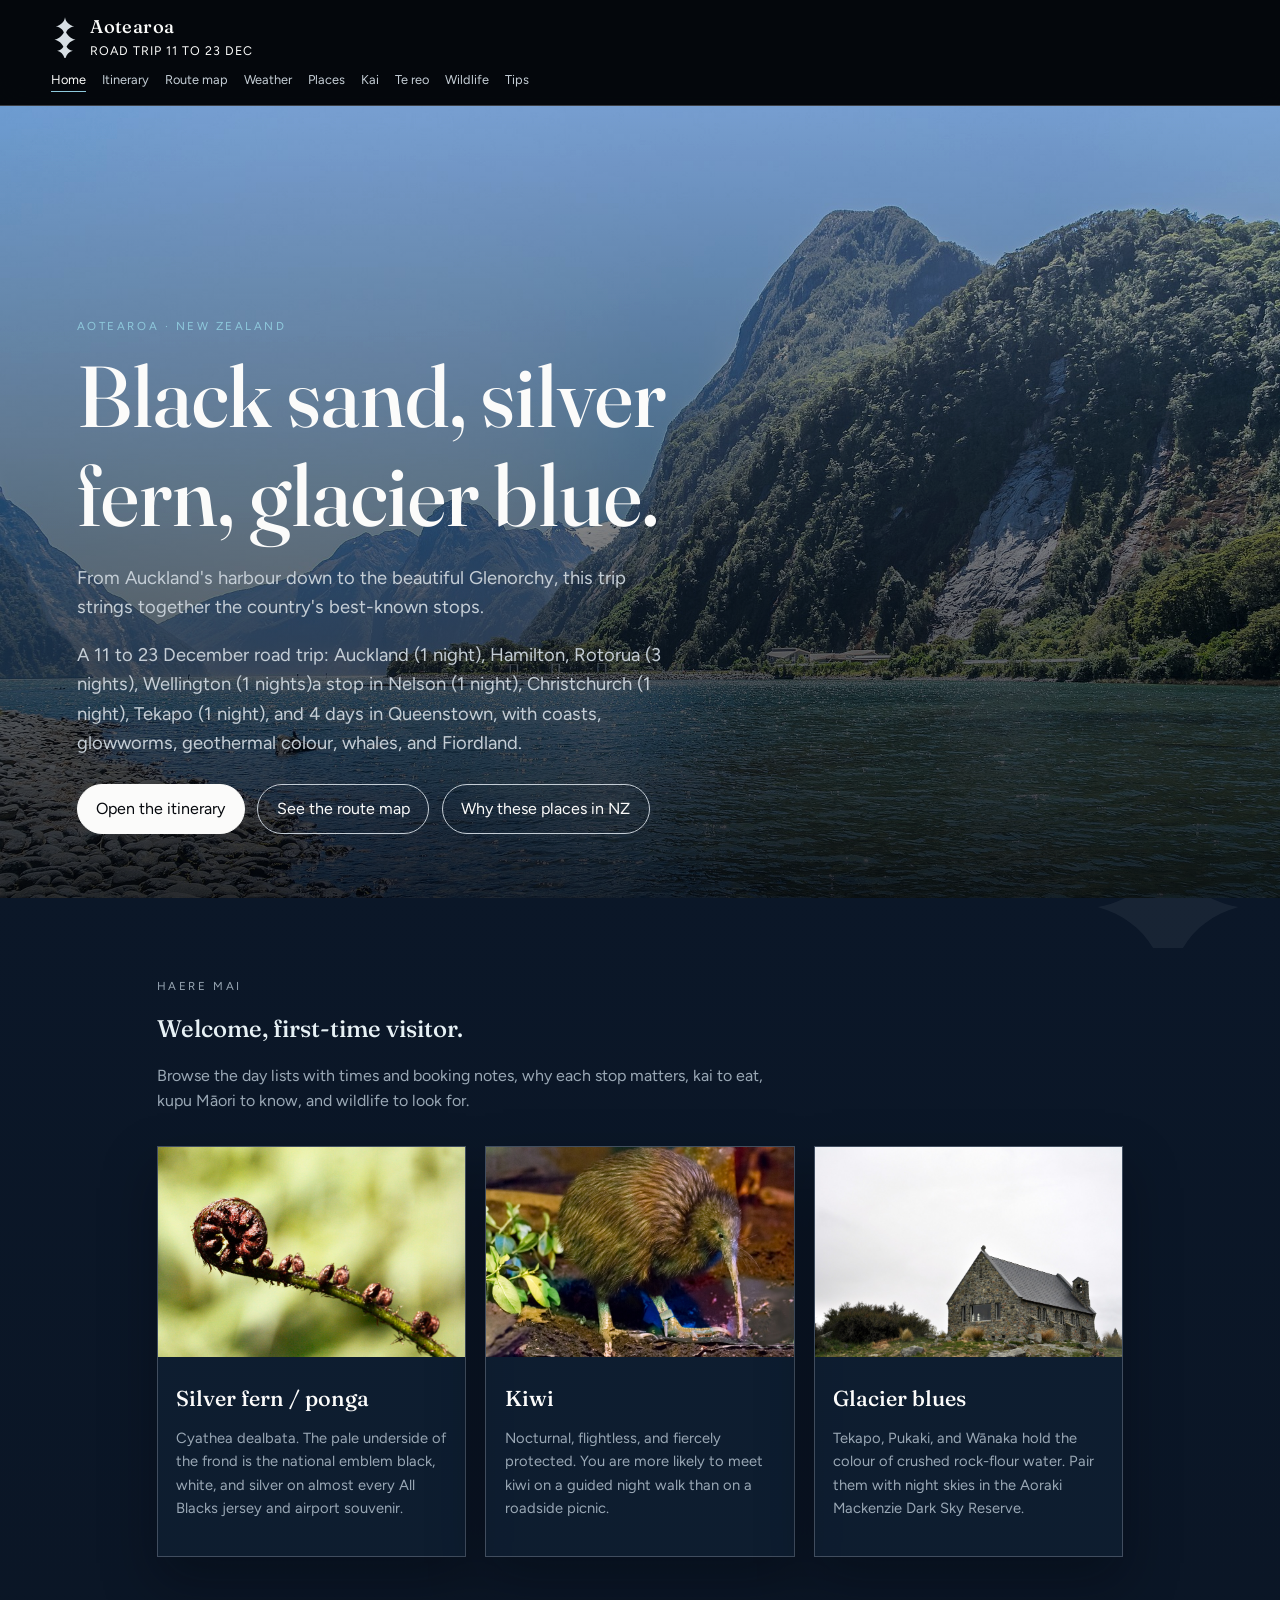
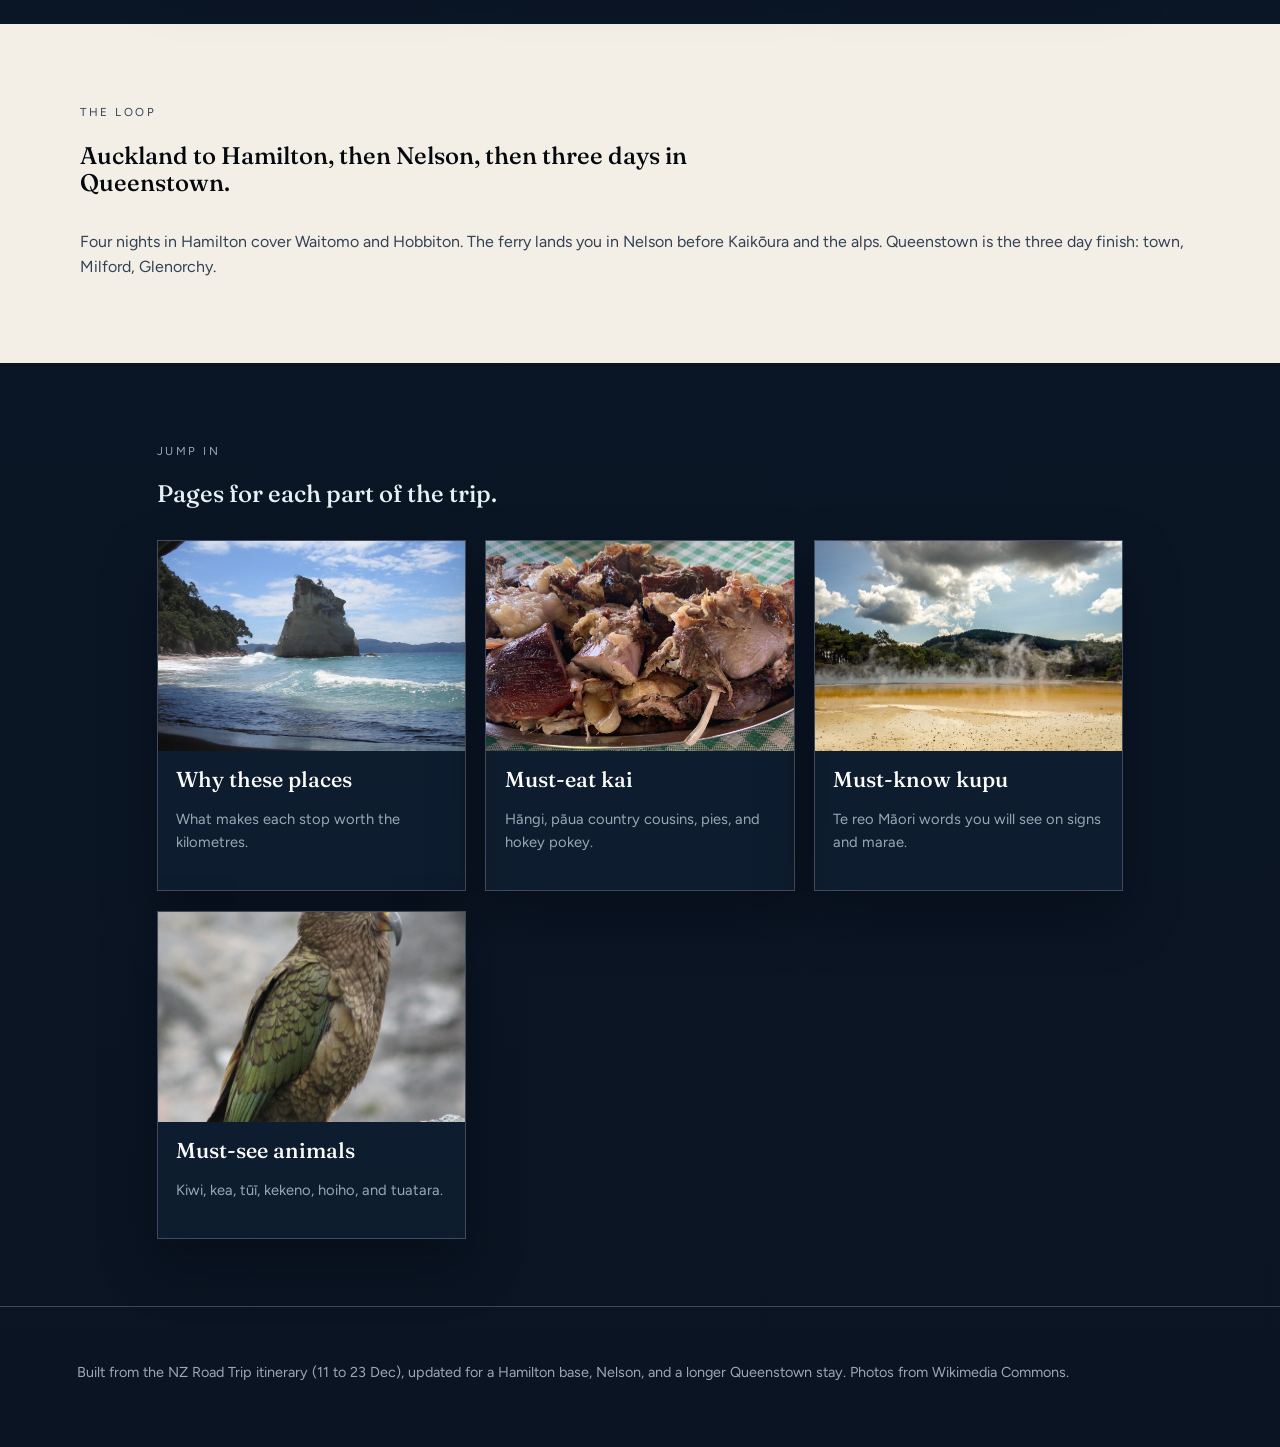
<file: index.html>
<!DOCTYPE html>
<html lang="en">
<head>
  <meta charset="UTF-8">
  <meta name="viewport" content="width=device-width, initial-scale=1">
  <title>Aotearoa road trip · 11–23 December 2026</title>
  <link rel="preconnect" href="https://fonts.googleapis.com">
  <link rel="preconnect" href="https://fonts.gstatic.com" crossorigin>
  <link href="https://fonts.googleapis.com/css2?family=Figtree:wght@400;500;600&family=Fraunces:opsz,wght@9..144,500;9..144,600&display=swap" rel="stylesheet">
  <link rel="stylesheet" href="css/style.css">
</head>
<body>
  <a class="skip" href="#content">Skip to content</a>
  <svg class="fern-mark" viewBox="0 0 80 120" aria-hidden="true"><path fill="#c5ced6" d="M40 4c2 16 14 24 28 28-16 2-26 12-28 32-2-20-12-30-28-32C26 28 38 20 40 4zm0 36c4 18 18 28 32 32-18 4-28 16-32 36-4-20-14-32-32-36 14-4 28-14 32-32zm0 40c2 16 12 24 24 26-14 4-22 14-24 30-2-16-10-26-24-30 12-2 22-10 24-26z"/></svg>
  <header class="site-header" data-header></header>

  <header class="hero">
    <div class="hero-bg" role="img" aria-label="Milford Sound / Piopiotahi"></div>
    <div class="hero-copy">
      <p class="kicker">Aotearoa · New Zealand</p>
      <h1>Black sand, silver fern, glacier blue.</h1>
           <p class="lede">From Auckland's harbour down to the beautiful Glenorchy, this trip strings together the country's best-known stops.</p>
           <p class="lede">A 11 to 23 December road trip: Auckland (1 night), Hamilton,      Rotorua (3 nights), Wellington (1 nights)a stop in Nelson (1 night), Christchurch (1 night), Tekapo (1 night), and 4 days in Queenstown, with coasts, glowworms, geothermal colour, whales, and Fiordland.</p>
      <div class="btn-row">
        <a class="btn solid" href="itinerary.html">Open the itinerary</a>
        <a class="btn" href="map.html">See the route map</a>
        <a class="btn" href="places.html">Why these places in NZ</a>
      </div>
    </div>
  </header>

  <main id="content">
    <section class="narrow">
      <div class="section-head">
        <p class="kicker">Haere mai</p>
        <h2>Welcome, first-time visitor.</h2>
        <p>Browse the day lists with times and booking notes, why each stop matters, kai to eat, kupu Māori to know, and wildlife to look for.</p>
      </div>
      <div class="grid">
        <article class="card">
          <img src="images/fern.jpg" alt="Underside of a silver fern frond">
          <div class="card-body">
            <p class="meta"></p>
            <h3>Silver fern / ponga</h3>
            <p class="muted">Cyathea dealbata. The pale underside of the frond is the national emblem  black, white, and silver on almost every All Blacks jersey and airport souvenir.</p>
          </div>
        </article>
        <article class="card">
          <img src="images/kiwi.jpg" alt="North Island brown kiwi">
          <div class="card-body">
            <p class="meta"></p>
            <h3>Kiwi</h3>
            <p class="muted">Nocturnal, flightless, and fiercely protected. You are more likely to meet kiwi on a guided night walk than on a roadside picnic.</p>
          </div>
        </article>
        <article class="card">
          <img src="images/tekapo.jpg" alt="Church of the Good Shepherd at Lake Tekapo">
          <div class="card-body">
            <p class="meta"></p>
            <h3>Glacier blues</h3>
            <p class="muted">Tekapo, Pukaki, and Wānaka hold the colour of crushed rock-flour water. Pair them with night skies in the Aoraki Mackenzie Dark Sky Reserve.</p>
          </div>
        </article>
      </div>
    </section>

    <section class="light">
      <div class="narrow">
        <div class="section-head">
          <p class="kicker">The loop</p>
          <h2>Auckland to Hamilton, then Nelson, then three days in Queenstown.</h2>
        </div>
        <p>Four nights in Hamilton cover Waitomo and Hobbiton. The ferry lands you in Nelson before Kaikōura and the alps. Queenstown is the three day finish: town, Milford, Glenorchy.</p>
      </div>
    </section>

    <section class="narrow">
      <div class="section-head">
        <p class="kicker">Jump in</p>
        <h2>Pages for each part of the trip.</h2>
      </div>
      <div class="grid">
        <a class="card" href="places.html">
          <img src="images/cathedral-cove.jpg" alt="Cathedral Cove, Coromandel">
          <div class="card-body"><h3>Why these places</h3><p class="muted">What makes each stop worth the kilometres.</p></div>
        </a>
        <a class="card" href="kai.html">
          <img src="images/lamb.jpg" alt="Roast lamb">
          <div class="card-body"><h3>Must-eat kai</h3><p class="muted">Hāngi, pāua country cousins, pies, and hokey pokey.</p></div>
        </a>
        <a class="card" href="kupu.html">
          <img src="images/waiotapu.jpg" alt="Champagne Pool at Wai-O-Tapu">
          <div class="card-body"><h3>Must-know kupu</h3><p class="muted">Te reo Māori words you will see on signs and marae.</p></div>
        </a>
        <a class="card" href="wildlife.html">
          <img src="images/kea.jpg" alt="Kea alpine parrot">
          <div class="card-body"><h3>Must-see animals</h3><p class="muted">Kiwi, kea, tūī, kekeno, hoiho, and tuatara.</p></div>
        </a>
      </div>
    </section>
  </main>

  <footer>
    <p>Built from the NZ Road Trip itinerary (11 to 23 Dec), updated for a Hamilton base, Nelson, and a longer Queenstown stay. Photos from Wikimedia Commons.</p>
  </footer>
  <script src="js/site.js"></script>
</body>
</html>
</file>
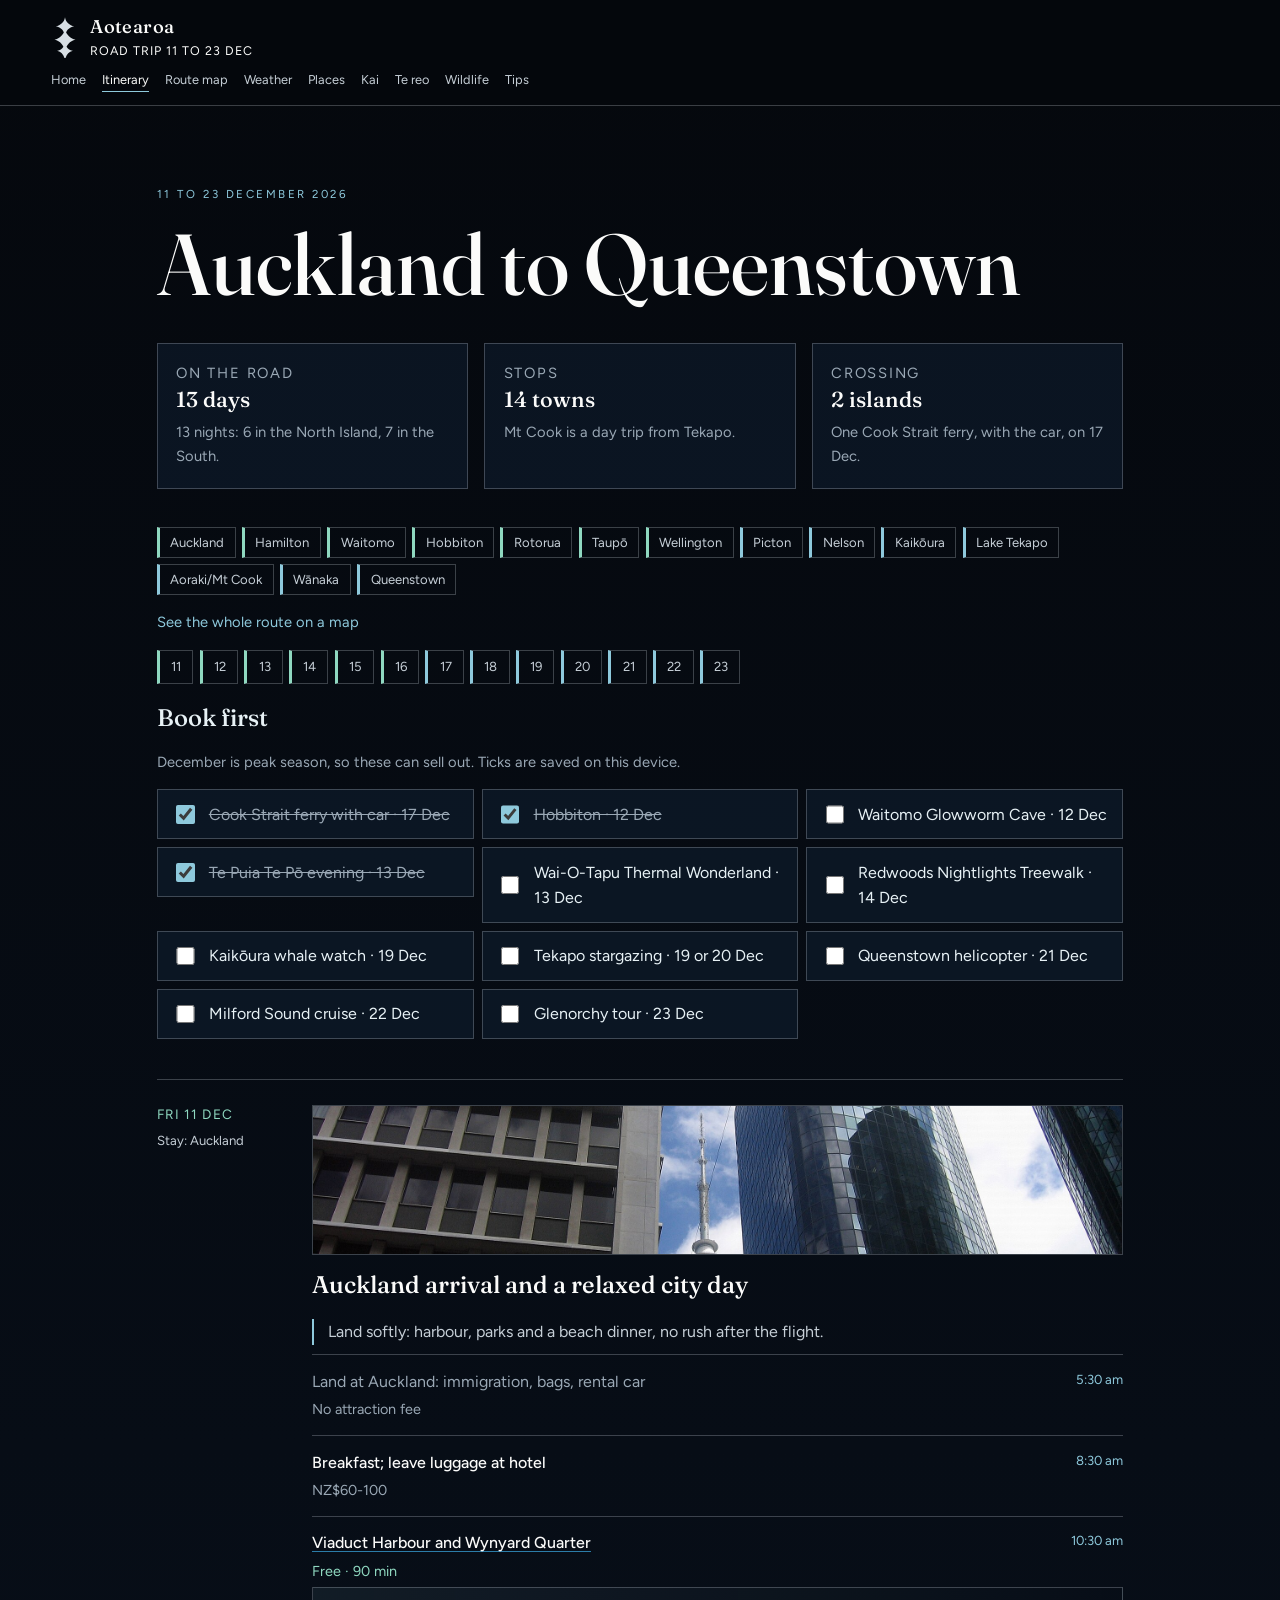
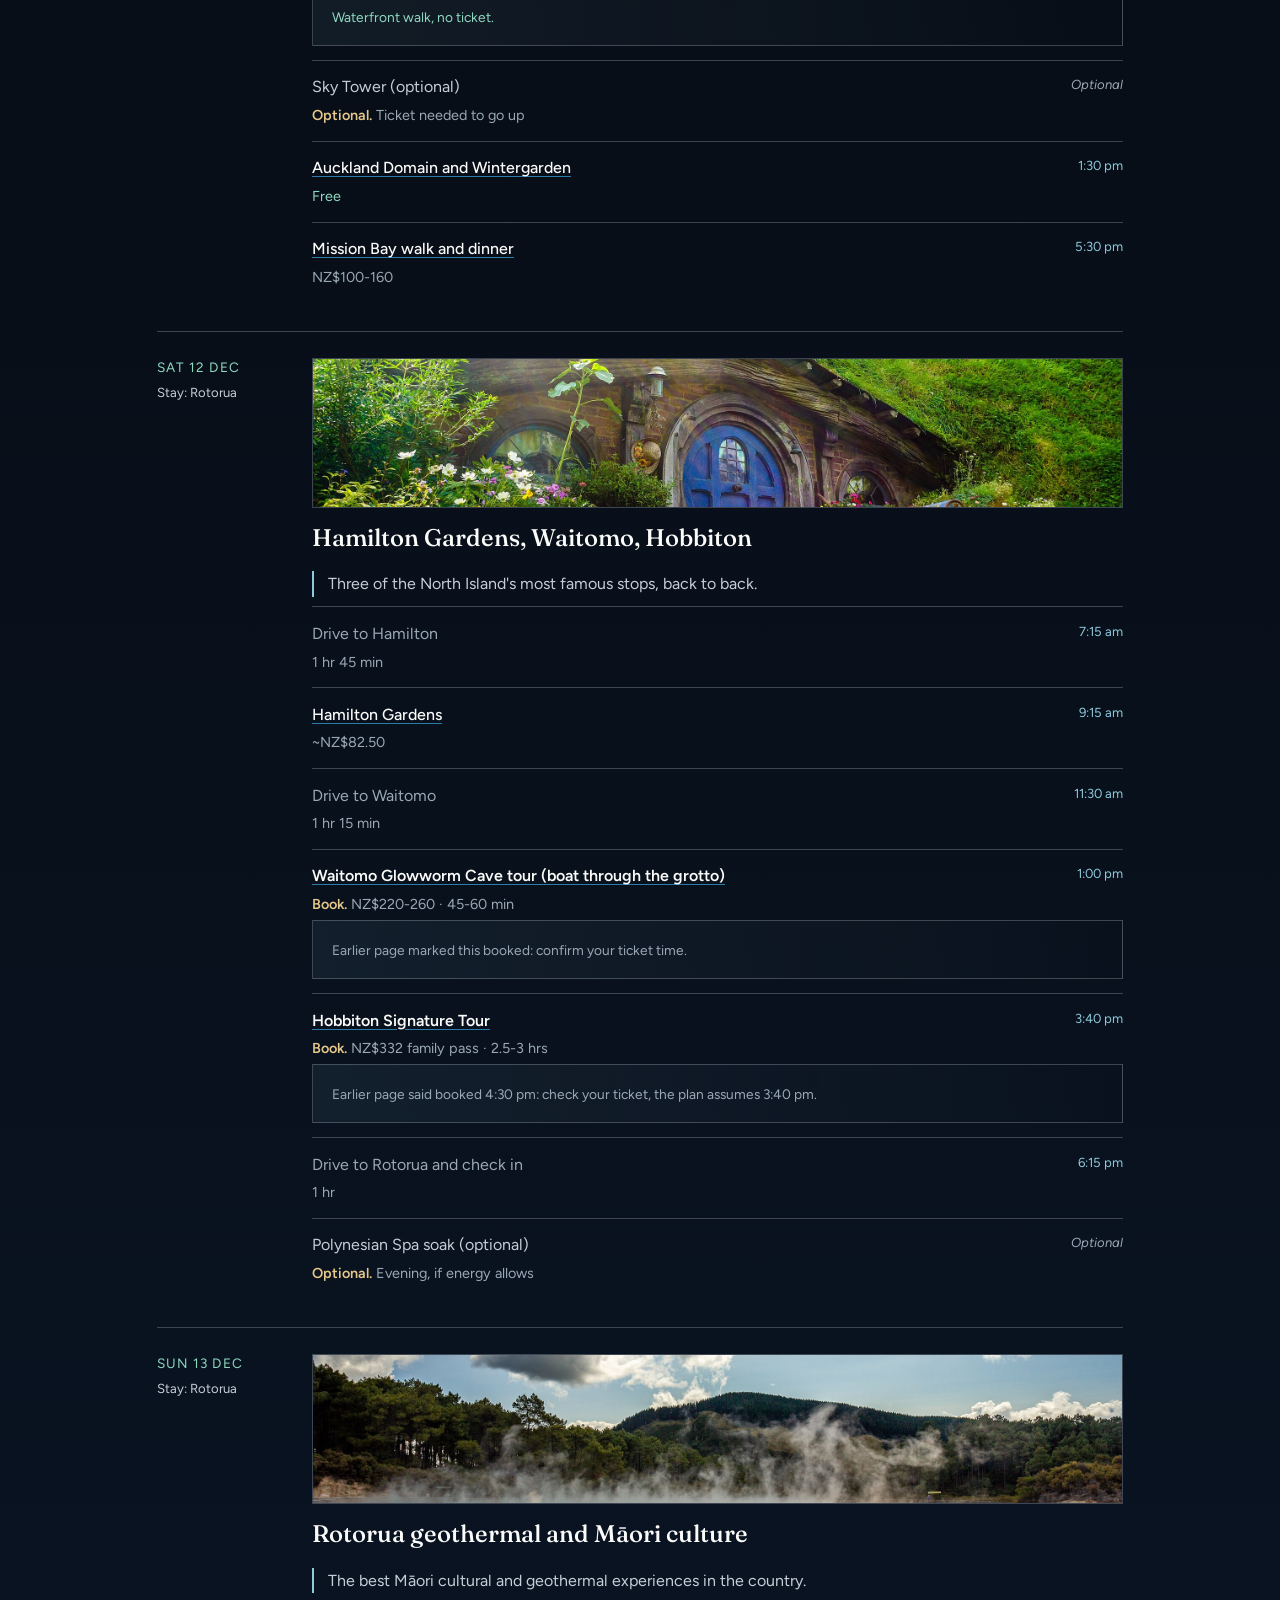
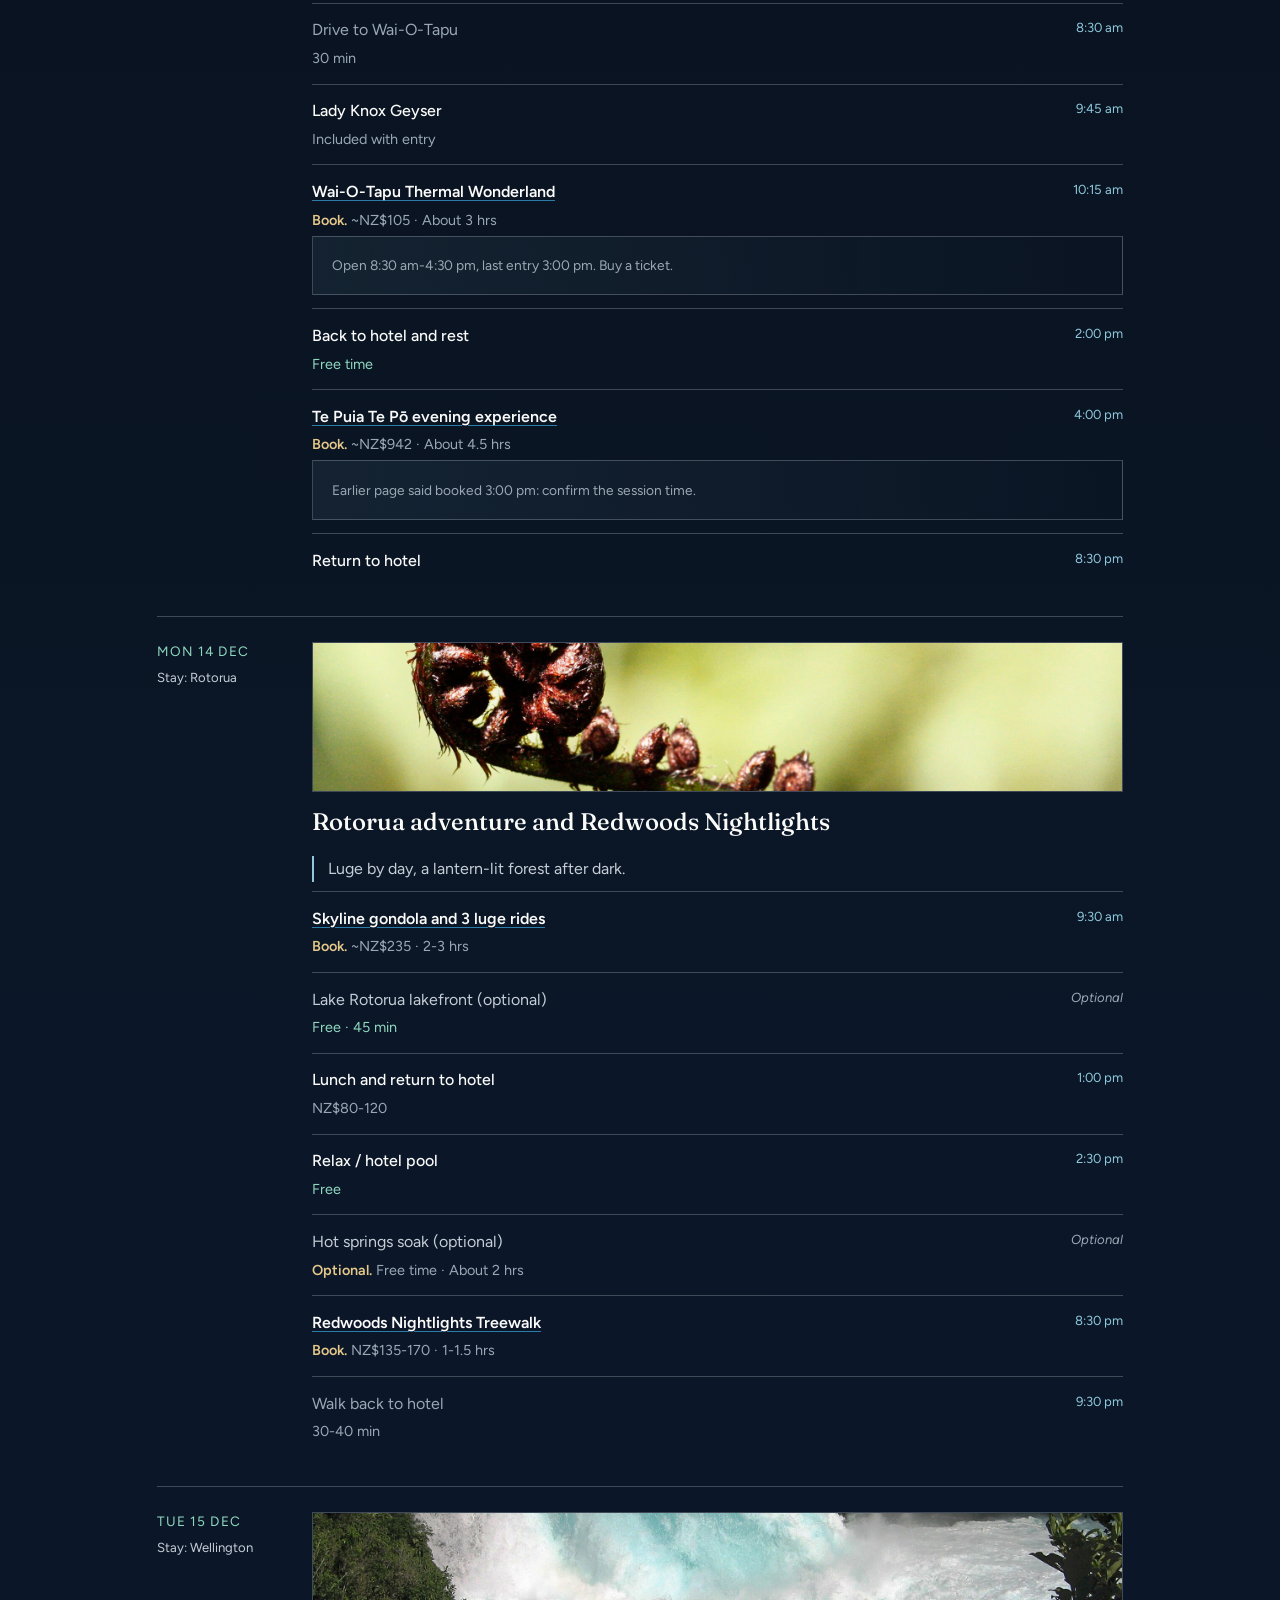
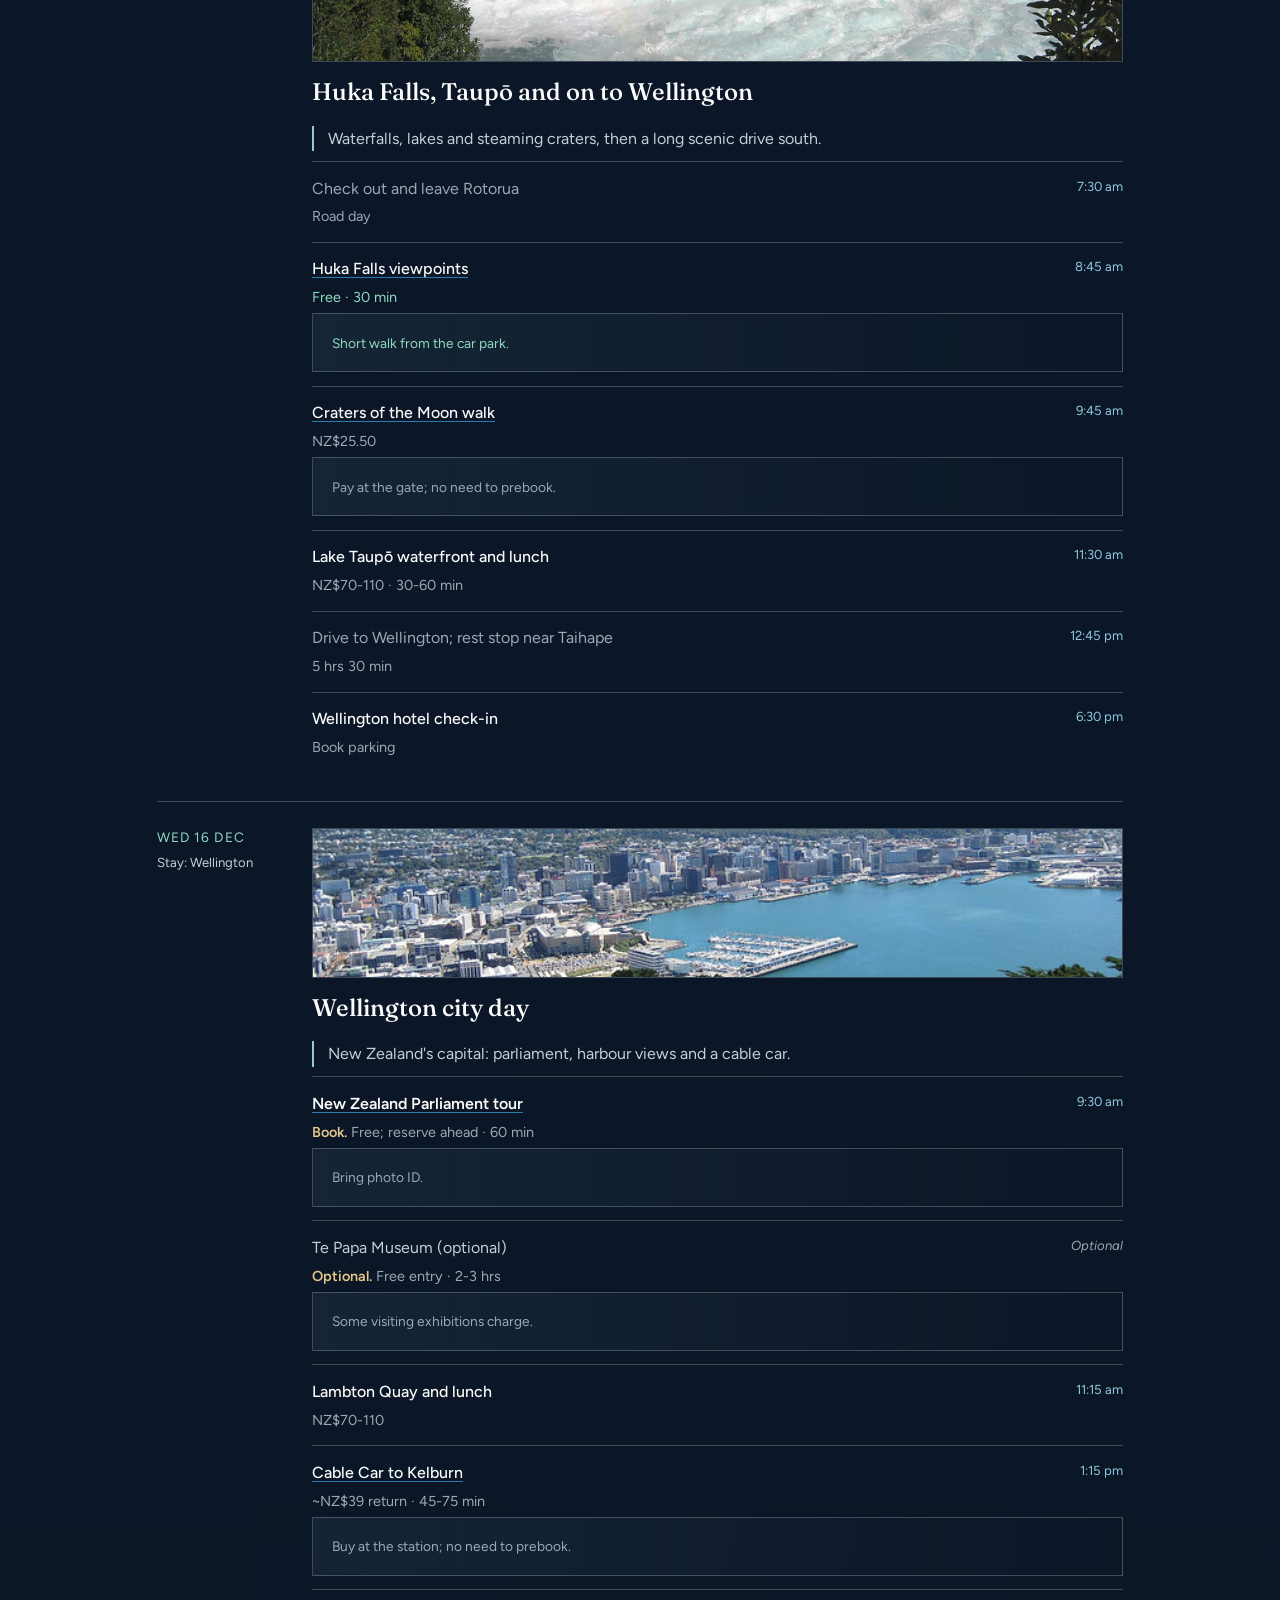
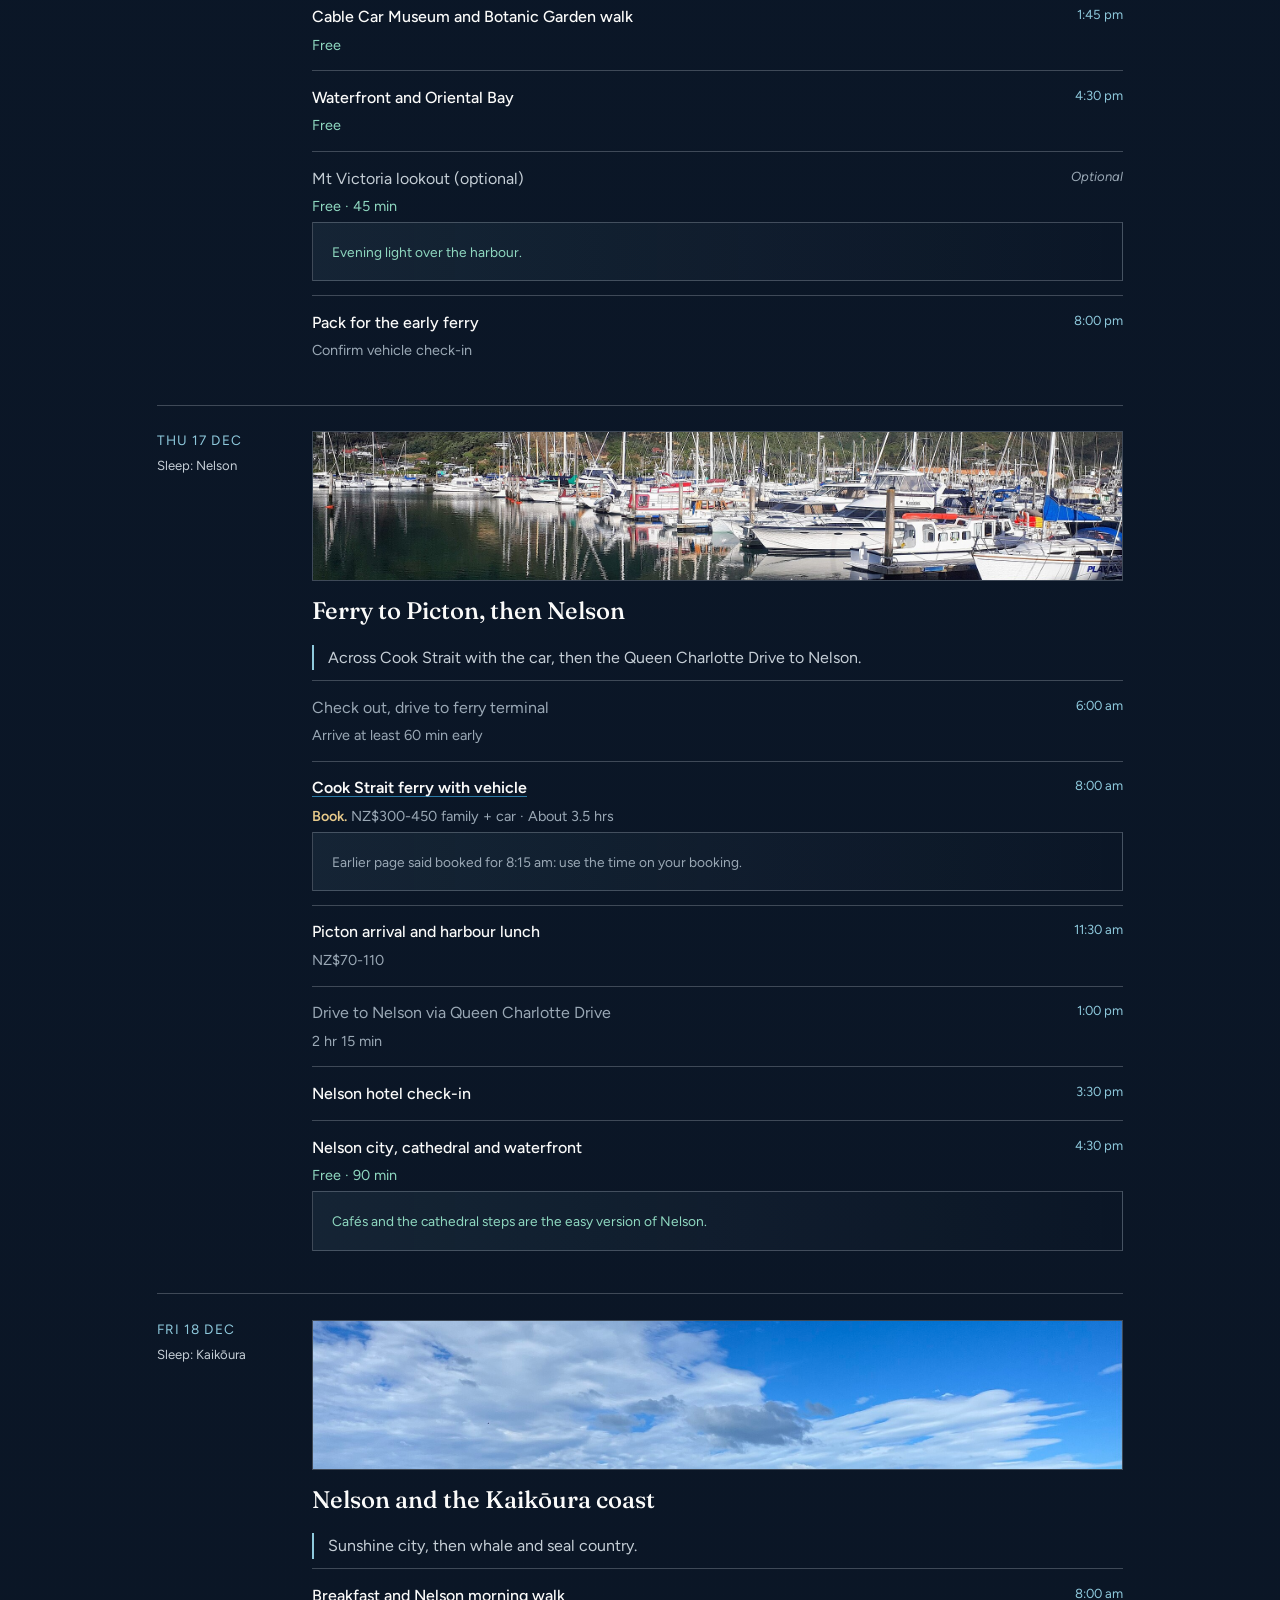
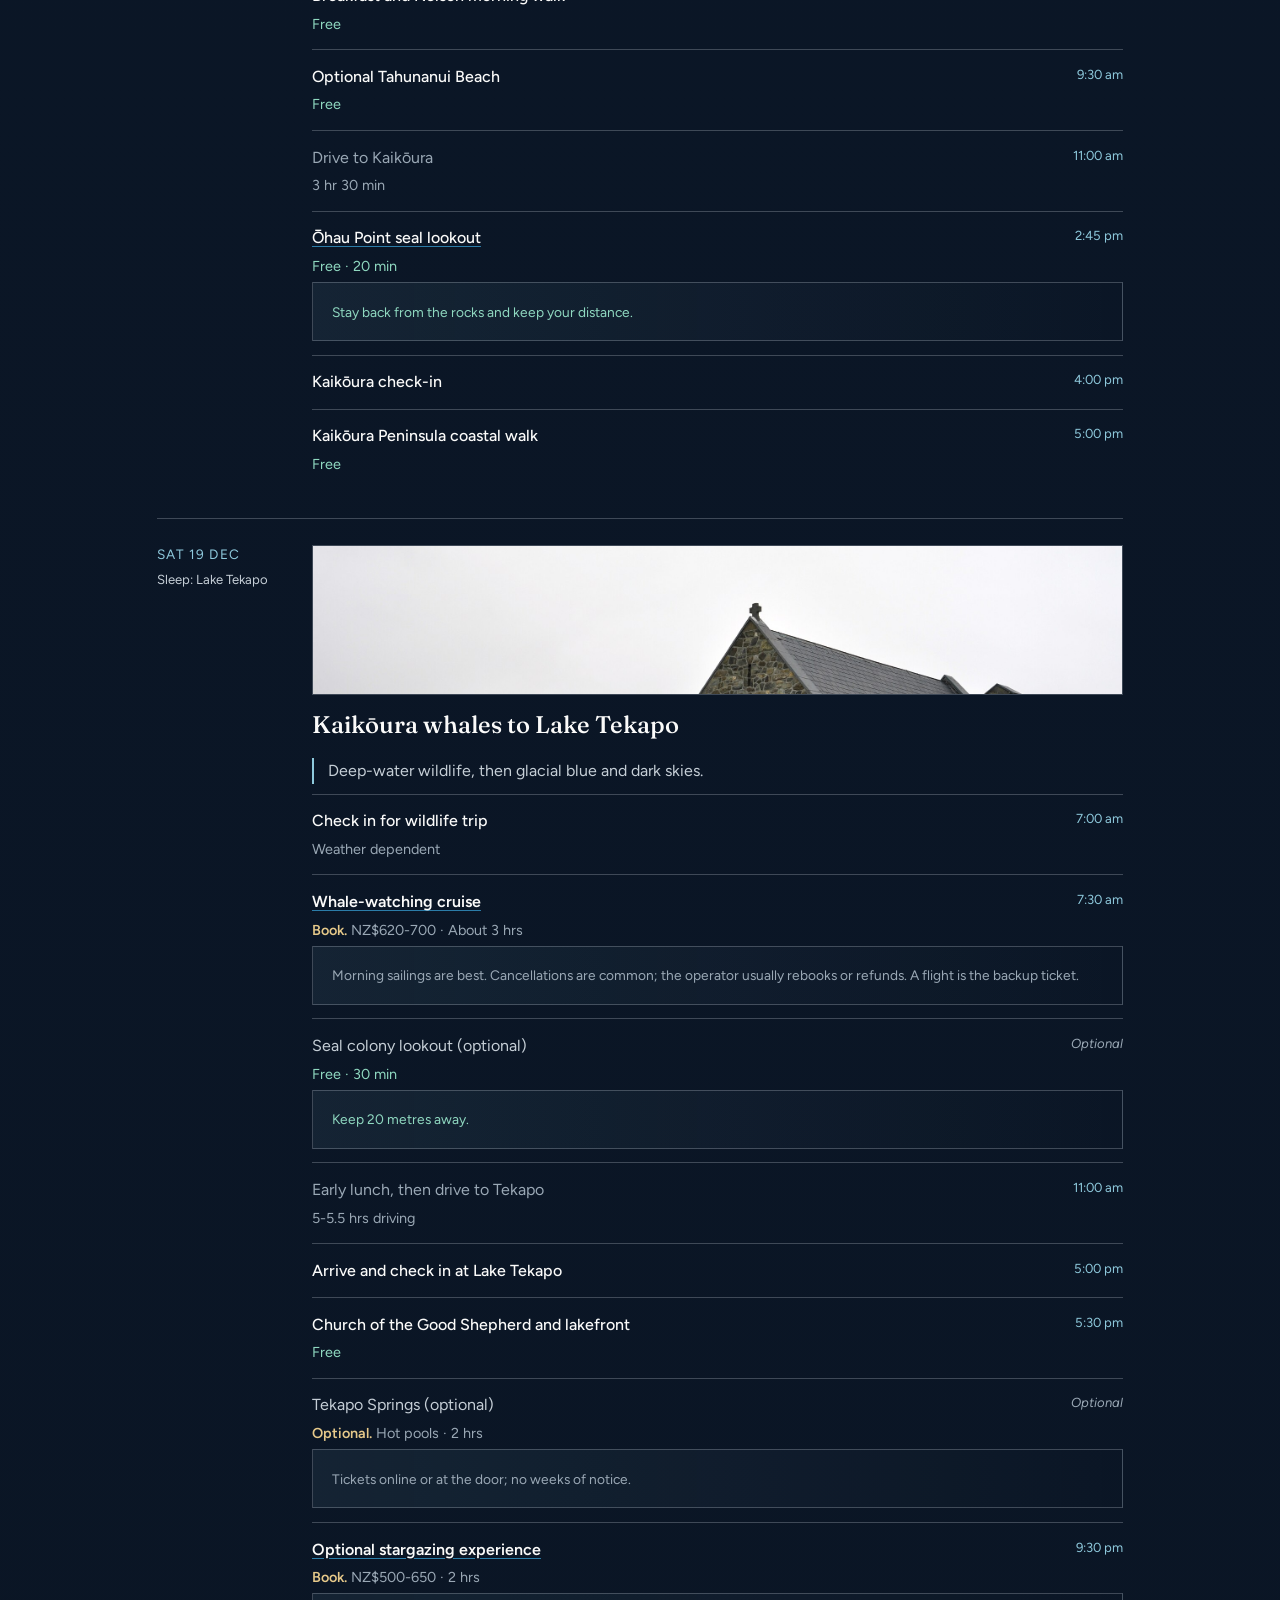
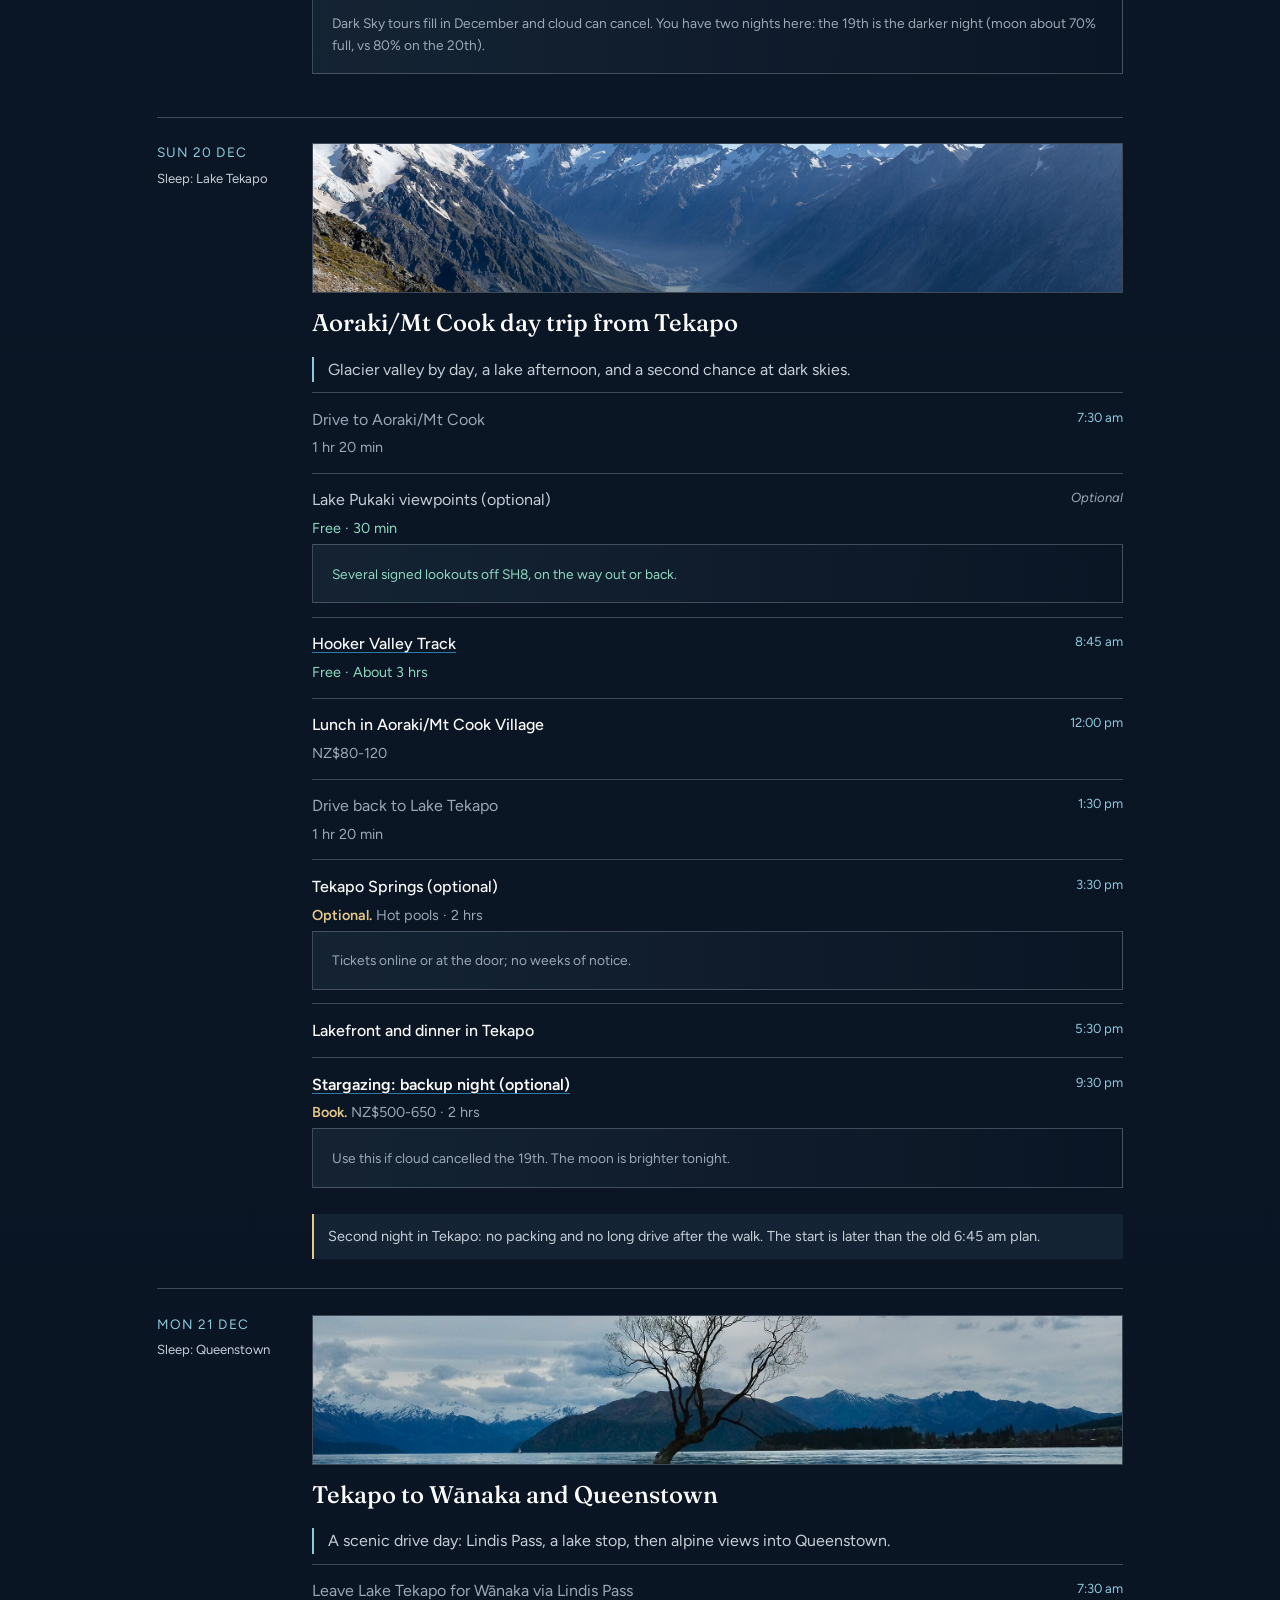
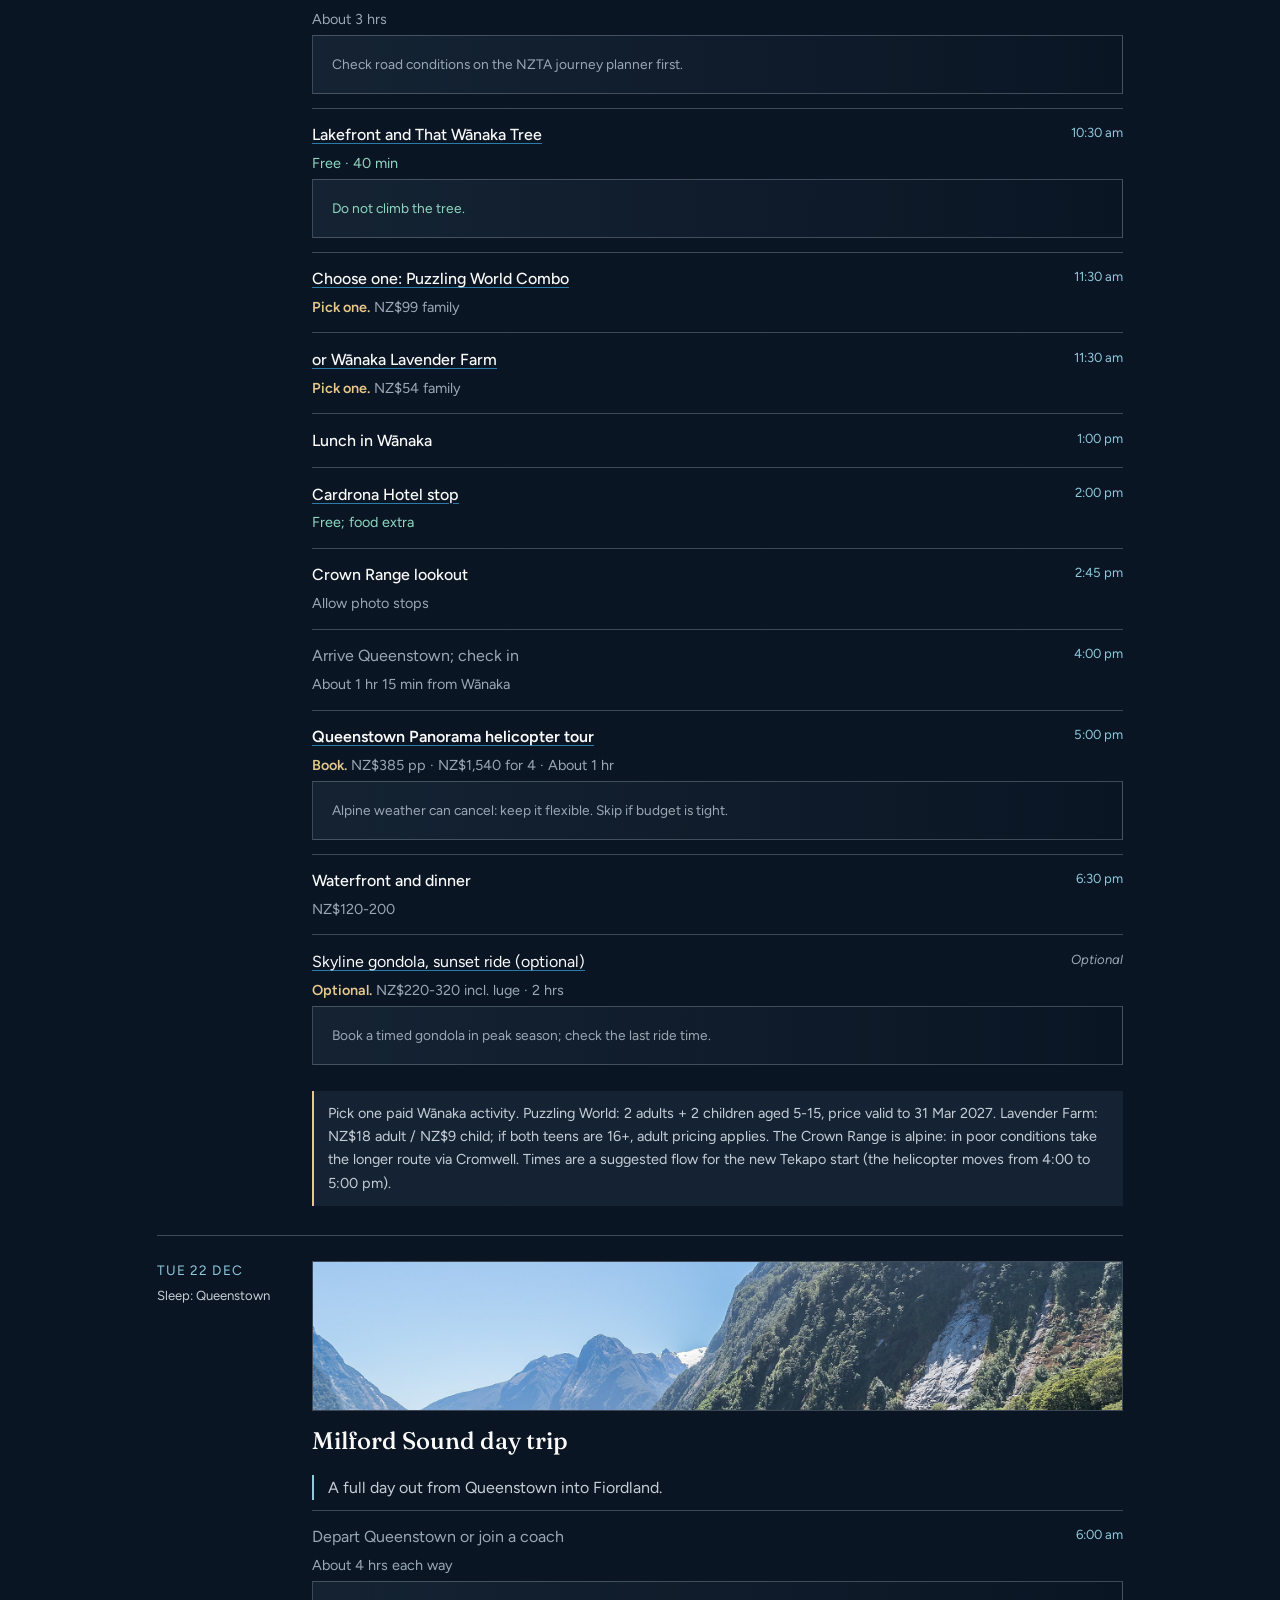
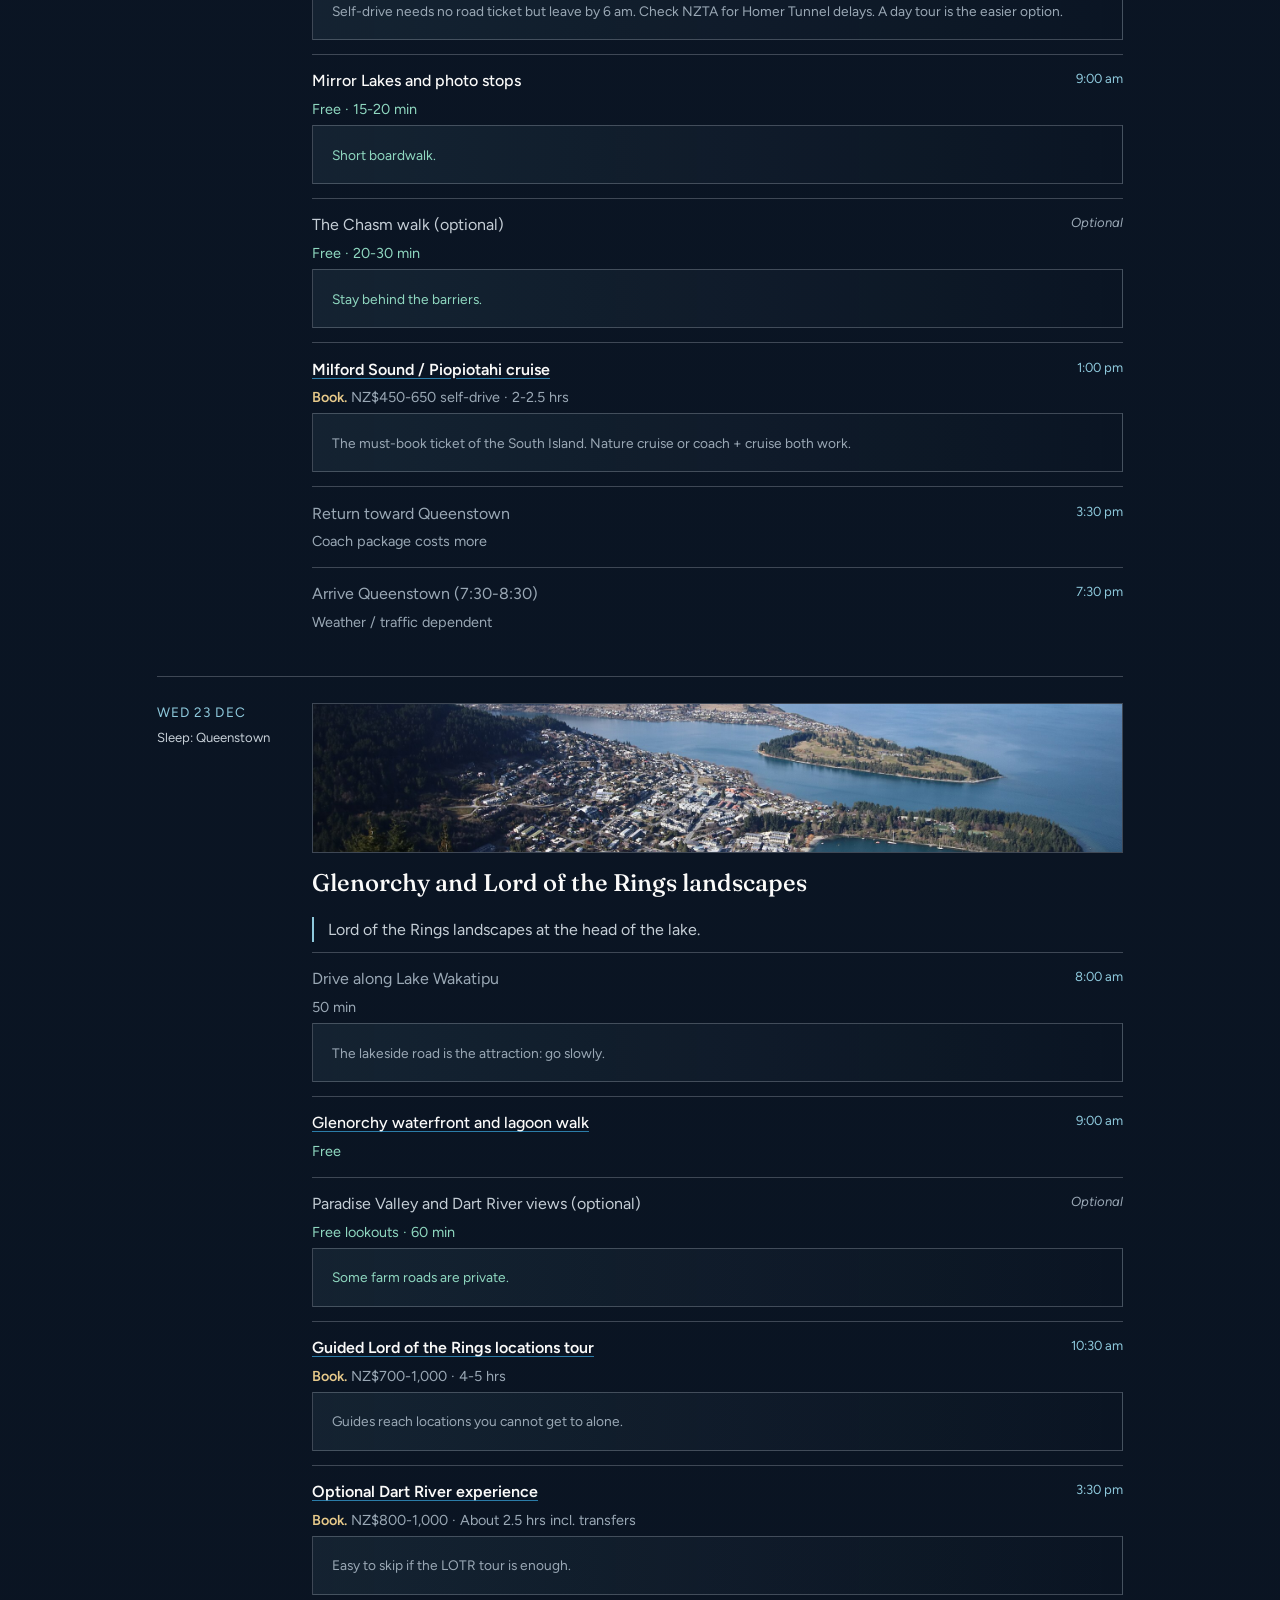
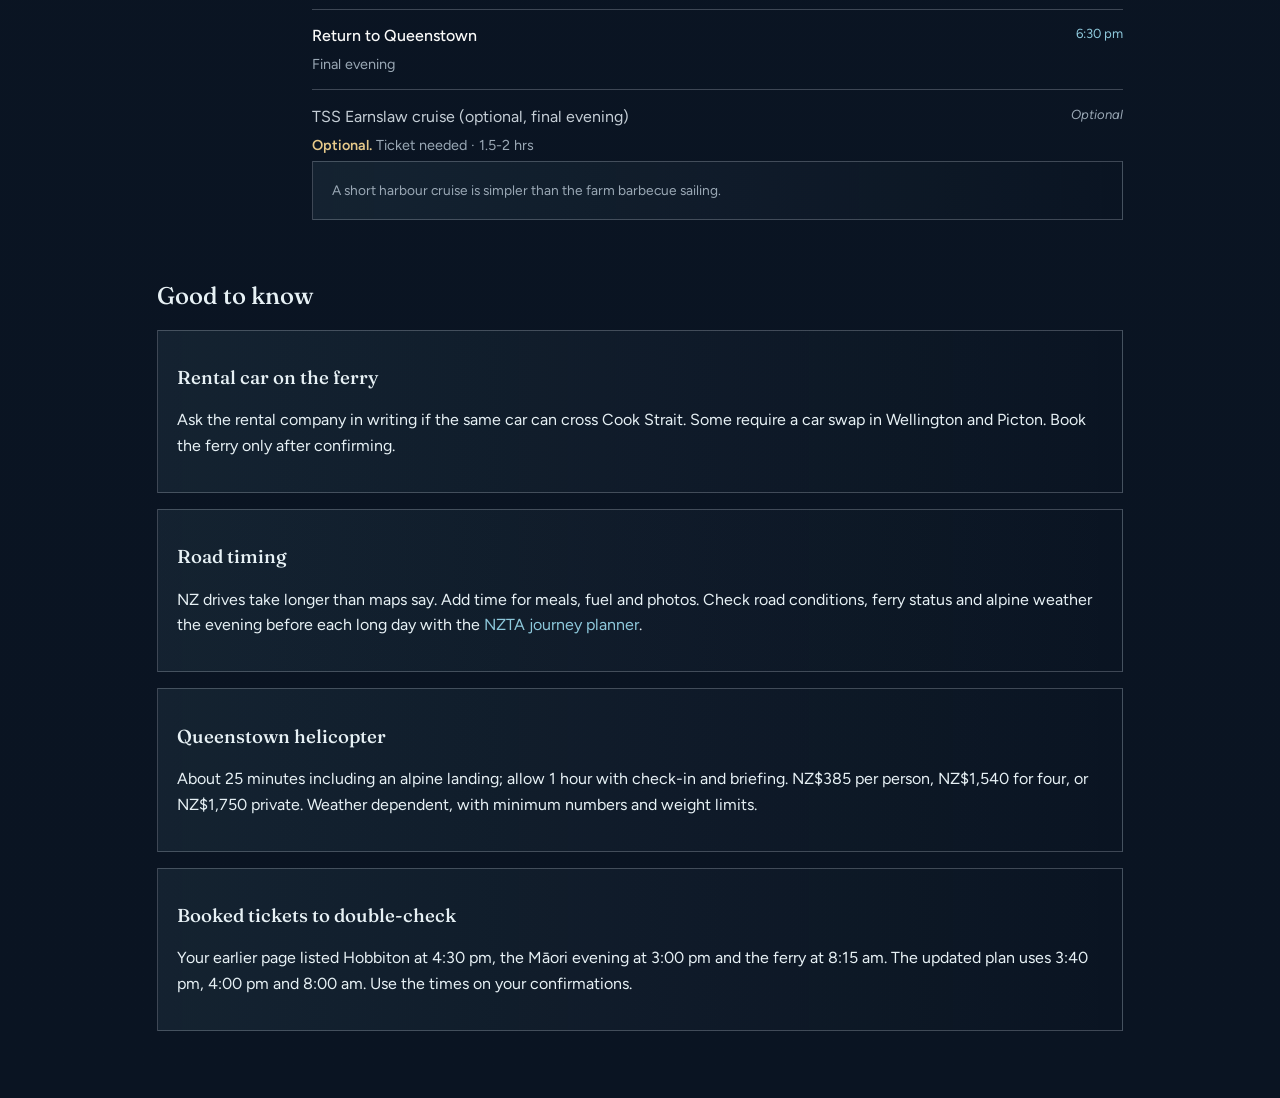
<file: itinerary.html>
<!DOCTYPE html>
<html lang="en">
<head>
  <meta charset="UTF-8">
  <meta name="viewport" content="width=device-width, initial-scale=1">
  <title>Itinerary · Aotearoa road trip</title>
  <link rel="preconnect" href="https://fonts.googleapis.com">
  <link rel="preconnect" href="https://fonts.gstatic.com" crossorigin>
  <link href="https://fonts.googleapis.com/css2?family=Figtree:wght@400;500;600&family=Fraunces:opsz,wght@9..144,500;9..144,600&display=swap" rel="stylesheet">
  <link rel="stylesheet" href="css/style.css">
  <link rel="stylesheet" href="css/itinerary.css">
</head>
<body>
  <a class="skip" href="#content">Skip to content</a>
  <header class="site-header" data-header></header>
  <main id="content">
    <section class="narrow">
      <p class="kicker">11 to 23 December 2026</p>
      <h1>Auckland to Queenstown</h1>
      <div class="stay-grid">
        <article class="stay"><p class="meta">On the road</p><h2>13 days</h2><p>13 nights: 6 in the North Island, 7 in the South.</p></article>
        <article class="stay"><p class="meta">Stops</p><h2>14 towns</h2><p>Mt Cook is a day trip from Tekapo.</p></article>
        <article class="stay"><p class="meta">Crossing</p><h2>2 islands</h2><p>One Cook Strait ferry, with the car, on 17 Dec.</p></article>
      </div>

      <ol class="route" aria-label="Route"><li class="N">Auckland</li><li class="N">Hamilton</li><li class="N">Waitomo</li><li class="N">Hobbiton</li><li class="N">Rotorua</li><li class="N">Taupō</li><li class="N">Wellington</li><li class="S">Picton</li><li class="S">Nelson</li><li class="S">Kaikōura</li><li class="S">Lake Tekapo</li><li class="S">Aoraki/Mt Cook</li><li class="S">Wānaka</li><li class="S">Queenstown</li></ol>
      <p class="muted"><a href="map.html">See the whole route on a map</a></p>
      <nav class="daynav" aria-label="Jump to a day"><a class="chip N" href="#d11">11</a><a class="chip N" href="#d12">12</a><a class="chip N" href="#d13">13</a><a class="chip N" href="#d14">14</a><a class="chip N" href="#d15">15</a><a class="chip N" href="#d16">16</a><a class="chip S" href="#d17">17</a><a class="chip S" href="#d18">18</a><a class="chip S" href="#d19">19</a><a class="chip S" href="#d20">20</a><a class="chip S" href="#d21">21</a><a class="chip S" href="#d22">22</a><a class="chip S" href="#d23">23</a></nav>

      <h2>Book first</h2>
      <p class="muted">December is peak season, so these can sell out. Ticks are saved on this device.</p>
      <ul class="checks"><li><label><input type="checkbox" data-k="0" checked><span>Cook Strait ferry with car · 17 Dec</span></label></li><li><label><input type="checkbox" data-k="1" checked><span>Hobbiton · 12 Dec</span></label></li><li><label><input type="checkbox" data-k="2"><span>Waitomo Glowworm Cave · 12 Dec</span></label></li><li><label><input type="checkbox" data-k="3" checked><span>Te Puia Te Pō evening · 13 Dec</span></label></li><li><label><input type="checkbox" data-k="4"><span>Wai-O-Tapu Thermal Wonderland · 13 Dec</span></label></li><li><label><input type="checkbox" data-k="5"><span>Redwoods Nightlights Treewalk · 14 Dec</span></label></li><li><label><input type="checkbox" data-k="6"><span>Kaikōura whale watch · 19 Dec</span></label></li><li><label><input type="checkbox" data-k="7"><span>Tekapo stargazing · 19 or 20 Dec</span></label></li><li><label><input type="checkbox" data-k="8"><span>Queenstown helicopter · 21 Dec</span></label></li><li><label><input type="checkbox" data-k="9"><span>Milford Sound cruise · 22 Dec</span></label></li><li><label><input type="checkbox" data-k="10"><span>Glenorchy tour · 23 Dec</span></label></li></ul>

      <article class="day N" id="d11"><time datetime="2026-12-11">Fri 11 Dec<span class="sleep">Stay: Auckland</span></time><div><img class="day-img" src="images/auckland.jpg" alt="Auckland harbour" loading="lazy"><h2>Auckland arrival and a relaxed city day</h2><p class="why">Land softly: harbour, parks and a beach dinner, no rush after the flight.</p><ul class="plan"><li class="d"><span>Land at Auckland: immigration, bags, rental car</span><span class="when">5:30 am</span><span class="note">No attraction fee</span></li><li class=""><span>Breakfast; leave luggage at hotel</span><span class="when">8:30 am</span><span class="note">NZ$60-100</span></li><li class="f"><span><a href="https://www.aucklandnz.com/explore/viaduct-harbour" target="_blank" rel="noopener">Viaduct Harbour and Wynyard Quarter</a></span><span class="when">10:30 am</span><span class="note">Free · 90 min</span><span class="note tip">Waterfront walk, no ticket.</span></li><li class="o x"><span>Sky Tower (optional)</span><span class="when">Optional</span><span class="note"><strong>Optional.</strong> Ticket needed to go up</span></li><li class="f"><span><a href="https://www.aucklandcouncil.govt.nz/parks-recreation/Pages/park-details.aspx?Location=126" target="_blank" rel="noopener">Auckland Domain and Wintergarden</a></span><span class="when">1:30 pm</span><span class="note">Free</span></li><li class=""><span><a href="https://www.aucklandnz.com/explore/mission-bay" target="_blank" rel="noopener">Mission Bay walk and dinner</a></span><span class="when">5:30 pm</span><span class="note">NZ$100-160</span></li></ul></div></article><article class="day N" id="d12"><time datetime="2026-12-12">Sat 12 Dec<span class="sleep">Stay: Rotorua</span></time><div><img class="day-img" src="images/hobbiton.jpg" alt="Hobbiton" loading="lazy"><h2>Hamilton Gardens, Waitomo, Hobbiton</h2><p class="why">Three of the North Island&#x27;s most famous stops, back to back.</p><ul class="plan"><li class="d"><span>Drive to Hamilton</span><span class="when">7:15 am</span><span class="note">1 hr 45 min</span></li><li class=""><span><a href="https://hamiltongardens.co.nz/visit/tickets/" target="_blank" rel="noopener">Hamilton Gardens</a></span><span class="when">9:15 am</span><span class="note">~NZ$82.50</span></li><li class="d"><span>Drive to Waitomo</span><span class="when">11:30 am</span><span class="note">1 hr 15 min</span></li><li class="b"><span><a href="https://www.waitomo.com/glowworms-and-caves/waitomo-glowworm-caves" target="_blank" rel="noopener">Waitomo Glowworm Cave tour (boat through the grotto)</a></span><span class="when">1:00 pm</span><span class="note"><strong>Book.</strong> NZ$220-260 · 45-60 min</span><span class="note tip">Earlier page marked this booked: confirm your ticket time.</span></li><li class="b"><span><a href="https://www.hobbitontours.com/experiences/hobbiton-movie-set-tour/" target="_blank" rel="noopener">Hobbiton Signature Tour</a></span><span class="when">3:40 pm</span><span class="note"><strong>Book.</strong> NZ$332 family pass · 2.5-3 hrs</span><span class="note tip">Earlier page said booked 4:30 pm: check your ticket, the plan assumes 3:40 pm.</span></li><li class="d"><span>Drive to Rotorua and check in</span><span class="when">6:15 pm</span><span class="note">1 hr</span></li><li class="o x"><span>Polynesian Spa soak (optional)</span><span class="when">Optional</span><span class="note"><strong>Optional.</strong> Evening, if energy allows</span></li></ul></div></article><article class="day N" id="d13"><time datetime="2026-12-13">Sun 13 Dec<span class="sleep">Stay: Rotorua</span></time><div><img class="day-img" src="images/waiotapu.jpg" alt="Wai-O-Tapu thermal pools" loading="lazy"><h2>Rotorua geothermal and Māori culture</h2><p class="why">The best Māori cultural and geothermal experiences in the country.</p><ul class="plan"><li class="d"><span>Drive to Wai-O-Tapu</span><span class="when">8:30 am</span><span class="note">30 min</span></li><li class=""><span>Lady Knox Geyser</span><span class="when">9:45 am</span><span class="note">Included with entry</span></li><li class="b"><span><a href="https://www.waiotapu.co.nz/book-online/" target="_blank" rel="noopener">Wai-O-Tapu Thermal Wonderland</a></span><span class="when">10:15 am</span><span class="note"><strong>Book.</strong> ~NZ$105 · About 3 hrs</span><span class="note tip">Open 8:30 am-4:30 pm, last entry 3:00 pm. Buy a ticket.</span></li><li class="f"><span>Back to hotel and rest</span><span class="when">2:00 pm</span><span class="note">Free time</span></li><li class="b"><span><a href="https://www.tepuia.com/experiences/te-po-indigenous-evening-experience/" target="_blank" rel="noopener">Te Puia Te Pō evening experience</a></span><span class="when">4:00 pm</span><span class="note"><strong>Book.</strong> ~NZ$942 · About 4.5 hrs</span><span class="note tip">Earlier page said booked 3:00 pm: confirm the session time.</span></li><li class=""><span>Return to hotel</span><span class="when">8:30 pm</span></li></ul></div></article><article class="day N" id="d14"><time datetime="2026-12-14">Mon 14 Dec<span class="sleep">Stay: Rotorua</span></time><div><img class="day-img" src="images/fern.jpg" alt="Silver fern" loading="lazy"><h2>Rotorua adventure and Redwoods Nightlights</h2><p class="why">Luge by day, a lantern-lit forest after dark.</p><ul class="plan"><li class="b"><span><a href="https://www.skyline.co.nz/en/rotorua/things-to-do/luge-rotorua/" target="_blank" rel="noopener">Skyline gondola and 3 luge rides</a></span><span class="when">9:30 am</span><span class="note"><strong>Book.</strong> ~NZ$235 · 2-3 hrs</span></li><li class="f x"><span>Lake Rotorua lakefront (optional)</span><span class="when">Optional</span><span class="note">Free · 45 min</span></li><li class=""><span>Lunch and return to hotel</span><span class="when">1:00 pm</span><span class="note">NZ$80-120</span></li><li class="f"><span>Relax / hotel pool</span><span class="when">2:30 pm</span><span class="note">Free</span></li><li class="o x"><span>Hot springs soak (optional)</span><span class="when">Optional</span><span class="note"><strong>Optional.</strong> Free time · About 2 hrs</span></li><li class="b"><span><a href="https://www.treewalk.co.nz/nightlights/" target="_blank" rel="noopener">Redwoods Nightlights Treewalk</a></span><span class="when">8:30 pm</span><span class="note"><strong>Book.</strong> NZ$135-170 · 1-1.5 hrs</span></li><li class="d"><span>Walk back to hotel</span><span class="when">9:30 pm</span><span class="note">30-40 min</span></li></ul></div></article><article class="day N" id="d15"><time datetime="2026-12-15">Tue 15 Dec<span class="sleep">Stay: Wellington</span></time><div><img class="day-img" src="images/huka.jpg" alt="Huka Falls" loading="lazy"><h2>Huka Falls, Taupō and on to Wellington</h2><p class="why">Waterfalls, lakes and steaming craters, then a long scenic drive south.</p><ul class="plan"><li class="d"><span>Check out and leave Rotorua</span><span class="when">7:30 am</span><span class="note">Road day</span></li><li class="f"><span><a href="https://www.lovetaupo.com/en/discover/our-stories/huka-falls/" target="_blank" rel="noopener">Huka Falls viewpoints</a></span><span class="when">8:45 am</span><span class="note">Free · 30 min</span><span class="note tip">Short walk from the car park.</span></li><li class=""><span><a href="https://www.cratersofthemoon.co.nz/" target="_blank" rel="noopener">Craters of the Moon walk</a></span><span class="when">9:45 am</span><span class="note">NZ$25.50</span><span class="note tip">Pay at the gate; no need to prebook.</span></li><li class=""><span>Lake Taupō waterfront and lunch</span><span class="when">11:30 am</span><span class="note">NZ$70-110 · 30-60 min</span></li><li class="d"><span>Drive to Wellington; rest stop near Taihape</span><span class="when">12:45 pm</span><span class="note">5 hrs 30 min</span></li><li class=""><span>Wellington hotel check-in</span><span class="when">6:30 pm</span><span class="note">Book parking</span></li></ul></div></article><article class="day N" id="d16"><time datetime="2026-12-16">Wed 16 Dec<span class="sleep">Stay: Wellington</span></time><div><img class="day-img" src="images/wellington.jpg" alt="Wellington" loading="lazy"><h2>Wellington city day</h2><p class="why">New Zealand&#x27;s capital: parliament, harbour views and a cable car.</p><ul class="plan"><li class="b"><span><a href="https://www.parliament.nz/en/visit-and-learn/visit/guided-tours/" target="_blank" rel="noopener">New Zealand Parliament tour</a></span><span class="when">9:30 am</span><span class="note"><strong>Book.</strong> Free; reserve ahead · 60 min</span><span class="note tip">Bring photo ID.</span></li><li class="o x"><span>Te Papa Museum (optional)</span><span class="when">Optional</span><span class="note"><strong>Optional.</strong> Free entry · 2-3 hrs</span><span class="note tip">Some visiting exhibitions charge.</span></li><li class=""><span>Lambton Quay and lunch</span><span class="when">11:15 am</span><span class="note">NZ$70-110</span></li><li class=""><span><a href="https://www.wellingtoncablecar.co.nz/tickets" target="_blank" rel="noopener">Cable Car to Kelburn</a></span><span class="when">1:15 pm</span><span class="note">~NZ$39 return · 45-75 min</span><span class="note tip">Buy at the station; no need to prebook.</span></li><li class="f"><span>Cable Car Museum and Botanic Garden walk</span><span class="when">1:45 pm</span><span class="note">Free</span></li><li class="f"><span>Waterfront and Oriental Bay</span><span class="when">4:30 pm</span><span class="note">Free</span></li><li class="f x"><span>Mt Victoria lookout (optional)</span><span class="when">Optional</span><span class="note">Free · 45 min</span><span class="note tip">Evening light over the harbour.</span></li><li class=""><span>Pack for the early ferry</span><span class="when">8:00 pm</span><span class="note">Confirm vehicle check-in</span></li></ul></div></article><article class="day S" id="d17"><time datetime="2026-12-17">Thu 17 Dec<span class="sleep">Sleep: Nelson</span></time><div><img class="day-img" src="images/picton.jpg" alt="Marlborough Sounds near Picton" loading="lazy"><h2>Ferry to Picton, then Nelson</h2><p class="why">Across Cook Strait with the car, then the Queen Charlotte Drive to Nelson.</p><ul class="plan"><li class="d"><span>Check out, drive to ferry terminal</span><span class="when">6:00 am</span><span class="note">Arrive at least 60 min early</span></li><li class="b"><span><a href="https://www.interislander.co.nz/book" target="_blank" rel="noopener">Cook Strait ferry with vehicle</a></span><span class="when">8:00 am</span><span class="note"><strong>Book.</strong> NZ$300-450 family + car · About 3.5 hrs</span><span class="note tip">Earlier page said booked for 8:15 am: use the time on your booking.</span></li><li class=""><span>Picton arrival and harbour lunch</span><span class="when">11:30 am</span><span class="note">NZ$70-110</span></li><li class="d"><span>Drive to Nelson via Queen Charlotte Drive</span><span class="when">1:00 pm</span><span class="note">2 hr 15 min</span></li><li class=""><span>Nelson hotel check-in</span><span class="when">3:30 pm</span></li><li class="f"><span>Nelson city, cathedral and waterfront</span><span class="when">4:30 pm</span><span class="note">Free · 90 min</span><span class="note tip">Cafés and the cathedral steps are the easy version of Nelson.</span></li></ul></div></article><article class="day S" id="d18"><time datetime="2026-12-18">Fri 18 Dec<span class="sleep">Sleep: Kaikōura</span></time><div><img class="day-img" src="images/kaikoura.jpg" alt="Kaikōura coast" loading="lazy"><h2>Nelson and the Kaikōura coast</h2><p class="why">Sunshine city, then whale and seal country.</p><ul class="plan"><li class="f"><span>Breakfast and Nelson morning walk</span><span class="when">8:00 am</span><span class="note">Free</span></li><li class="f"><span>Optional Tahunanui Beach</span><span class="when">9:30 am</span><span class="note">Free</span></li><li class="d"><span>Drive to Kaikōura</span><span class="when">11:00 am</span><span class="note">3 hr 30 min</span></li><li class="f"><span><a href="https://www.doc.govt.nz/parks-and-recreation/places-to-go/marlborough/places/ka-whata-tu-o-rakihouia-clarence/things-to-do/ohau-point-viewpoint/" target="_blank" rel="noopener">Ōhau Point seal lookout</a></span><span class="when">2:45 pm</span><span class="note">Free · 20 min</span><span class="note tip">Stay back from the rocks and keep your distance.</span></li><li class=""><span>Kaikōura check-in</span><span class="when">4:00 pm</span></li><li class="f"><span>Kaikōura Peninsula coastal walk</span><span class="when">5:00 pm</span><span class="note">Free</span></li></ul></div></article><article class="day S" id="d19"><time datetime="2026-12-19">Sat 19 Dec<span class="sleep">Sleep: Lake Tekapo</span></time><div><img class="day-img" src="images/tekapo.jpg" alt="Lake Tekapo" loading="lazy"><h2>Kaikōura whales to Lake Tekapo</h2><p class="why">Deep-water wildlife, then glacial blue and dark skies.</p><ul class="plan"><li class=""><span>Check in for wildlife trip</span><span class="when">7:00 am</span><span class="note">Weather dependent</span></li><li class="b"><span><a href="https://whalewatch.co.nz/" target="_blank" rel="noopener">Whale-watching cruise</a></span><span class="when">7:30 am</span><span class="note"><strong>Book.</strong> NZ$620-700 · About 3 hrs</span><span class="note tip">Morning sailings are best. Cancellations are common; the operator usually rebooks or refunds. A flight is the backup ticket.</span></li><li class="f x"><span>Seal colony lookout (optional)</span><span class="when">Optional</span><span class="note">Free · 30 min</span><span class="note tip">Keep 20 metres away.</span></li><li class="d"><span>Early lunch, then drive to Tekapo</span><span class="when">11:00 am</span><span class="note">5-5.5 hrs driving</span></li><li class=""><span>Arrive and check in at Lake Tekapo</span><span class="when">5:00 pm</span></li><li class="f"><span>Church of the Good Shepherd and lakefront</span><span class="when">5:30 pm</span><span class="note">Free</span></li><li class="o x"><span>Tekapo Springs (optional)</span><span class="when">Optional</span><span class="note"><strong>Optional.</strong> Hot pools · 2 hrs</span><span class="note tip">Tickets online or at the door; no weeks of notice.</span></li><li class="b"><span><a href="https://www.darkskyproject.co.nz/" target="_blank" rel="noopener">Optional stargazing experience</a></span><span class="when">9:30 pm</span><span class="note"><strong>Book.</strong> NZ$500-650 · 2 hrs</span><span class="note tip">Dark Sky tours fill in December and cloud can cancel. You have two nights here: the 19th is the darker night (moon about 70% full, vs 80% on the 20th).</span></li></ul></div></article><article class="day S" id="d20"><time datetime="2026-12-20">Sun 20 Dec<span class="sleep">Sleep: Lake Tekapo</span></time><div><img class="day-img" src="images/mt-cook.jpg" alt="Aoraki/Mt Cook" loading="lazy"><h2>Aoraki/Mt Cook day trip from Tekapo</h2><p class="why">Glacier valley by day, a lake afternoon, and a second chance at dark skies.</p><ul class="plan"><li class="d"><span>Drive to Aoraki/Mt Cook</span><span class="when">7:30 am</span><span class="note">1 hr 20 min</span></li><li class="f x"><span>Lake Pukaki viewpoints (optional)</span><span class="when">Optional</span><span class="note">Free · 30 min</span><span class="note tip">Several signed lookouts off SH8, on the way out or back.</span></li><li class="f"><span><a href="https://www.doc.govt.nz/hooker-valley-track" target="_blank" rel="noopener">Hooker Valley Track</a></span><span class="when">8:45 am</span><span class="note">Free · About 3 hrs</span></li><li class=""><span>Lunch in Aoraki/Mt Cook Village</span><span class="when">12:00 pm</span><span class="note">NZ$80-120</span></li><li class="d"><span>Drive back to Lake Tekapo</span><span class="when">1:30 pm</span><span class="note">1 hr 20 min</span></li><li class="o"><span>Tekapo Springs (optional)</span><span class="when">3:30 pm</span><span class="note"><strong>Optional.</strong> Hot pools · 2 hrs</span><span class="note tip">Tickets online or at the door; no weeks of notice.</span></li><li class=""><span>Lakefront and dinner in Tekapo</span><span class="when">5:30 pm</span></li><li class="b"><span><a href="https://www.darkskyproject.co.nz/" target="_blank" rel="noopener">Stargazing: backup night (optional)</a></span><span class="when">9:30 pm</span><span class="note"><strong>Book.</strong> NZ$500-650 · 2 hrs</span><span class="note tip">Use this if cloud cancelled the 19th. The moon is brighter tonight.</span></li></ul><p class="day-note">Second night in Tekapo: no packing and no long drive after the walk. The start is later than the old 6:45 am plan.</p></div></article><article class="day S" id="d21"><time datetime="2026-12-21">Mon 21 Dec<span class="sleep">Sleep: Queenstown</span></time><div><img class="day-img" src="images/wanaka.jpg" alt="That Wānaka Tree" loading="lazy"><h2>Tekapo to Wānaka and Queenstown</h2><p class="why">A scenic drive day: Lindis Pass, a lake stop, then alpine views into Queenstown.</p><ul class="plan"><li class="d"><span>Leave Lake Tekapo for Wānaka via Lindis Pass</span><span class="when">7:30 am</span><span class="note">About 3 hrs</span><span class="note tip">Check road conditions on the NZTA journey planner first.</span></li><li class="f"><span><a href="https://www.lakewanaka.co.nz/explore/wanaka-tree/" target="_blank" rel="noopener">Lakefront and That Wānaka Tree</a></span><span class="when">10:30 am</span><span class="note">Free · 40 min</span><span class="note tip">Do not climb the tree.</span></li><li class="o"><span><a href="https://www.puzzlingworld.co.nz/prices-and-deals/" target="_blank" rel="noopener">Choose one: Puzzling World Combo</a></span><span class="when">11:30 am</span><span class="note"><strong>Pick one.</strong> NZ$99 family</span></li><li class="o"><span><a href="https://www.wanakalavenderfarm.com/" target="_blank" rel="noopener">or Wānaka Lavender Farm</a></span><span class="when">11:30 am</span><span class="note"><strong>Pick one.</strong> NZ$54 family</span></li><li class=""><span>Lunch in Wānaka</span><span class="when">1:00 pm</span></li><li class="f"><span><a href="https://cardronahotel.co.nz/" target="_blank" rel="noopener">Cardrona Hotel stop</a></span><span class="when">2:00 pm</span><span class="note">Free; food extra</span></li><li class=""><span>Crown Range lookout</span><span class="when">2:45 pm</span><span class="note">Allow photo stops</span></li><li class="d"><span>Arrive Queenstown; check in</span><span class="when">4:00 pm</span><span class="note">About 1 hr 15 min from Wānaka</span></li><li class="b"><span><a href="https://www.helicopter.co.nz/queenstown/queenstown-panorama" target="_blank" rel="noopener">Queenstown Panorama helicopter tour</a></span><span class="when">5:00 pm</span><span class="note"><strong>Book.</strong> NZ$385 pp · NZ$1,540 for 4 · About 1 hr</span><span class="note tip">Alpine weather can cancel: keep it flexible. Skip if budget is tight.</span></li><li class=""><span>Waterfront and dinner</span><span class="when">6:30 pm</span><span class="note">NZ$120-200</span></li><li class="o x"><span><a href="https://www.skyline.co.nz/en/queenstown/" target="_blank" rel="noopener">Skyline gondola, sunset ride (optional)</a></span><span class="when">Optional</span><span class="note"><strong>Optional.</strong> NZ$220-320 incl. luge · 2 hrs</span><span class="note tip">Book a timed gondola in peak season; check the last ride time.</span></li></ul><p class="day-note">Pick one paid Wānaka activity. Puzzling World: 2 adults + 2 children aged 5-15, price valid to 31 Mar 2027. Lavender Farm: NZ$18 adult / NZ$9 child; if both teens are 16+, adult pricing applies. The Crown Range is alpine: in poor conditions take the longer route via Cromwell. Times are a suggested flow for the new Tekapo start (the helicopter moves from 4:00 to 5:00 pm).</p></div></article><article class="day S" id="d22"><time datetime="2026-12-22">Tue 22 Dec<span class="sleep">Sleep: Queenstown</span></time><div><img class="day-img" src="images/milford.jpg" alt="Milford Sound" loading="lazy"><h2>Milford Sound day trip</h2><p class="why">A full day out from Queenstown into Fiordland.</p><ul class="plan"><li class="d"><span>Depart Queenstown or join a coach</span><span class="when">6:00 am</span><span class="note">About 4 hrs each way</span><span class="note tip">Self-drive needs no road ticket but leave by 6 am. Check NZTA for Homer Tunnel delays. A day tour is the easier option.</span></li><li class="f"><span>Mirror Lakes and photo stops</span><span class="when">9:00 am</span><span class="note">Free · 15-20 min</span><span class="note tip">Short boardwalk.</span></li><li class="f x"><span>The Chasm walk (optional)</span><span class="when">Optional</span><span class="note">Free · 20-30 min</span><span class="note tip">Stay behind the barriers.</span></li><li class="b"><span><a href="https://www.milford-sound.co.nz/cruises/" target="_blank" rel="noopener">Milford Sound / Piopiotahi cruise</a></span><span class="when">1:00 pm</span><span class="note"><strong>Book.</strong> NZ$450-650 self-drive · 2-2.5 hrs</span><span class="note tip">The must-book ticket of the South Island. Nature cruise or coach + cruise both work.</span></li><li class="d"><span>Return toward Queenstown</span><span class="when">3:30 pm</span><span class="note">Coach package costs more</span></li><li class="d"><span>Arrive Queenstown (7:30-8:30)</span><span class="when">7:30 pm</span><span class="note">Weather / traffic dependent</span></li></ul></div></article><article class="day S" id="d23"><time datetime="2026-12-23">Wed 23 Dec<span class="sleep">Sleep: Queenstown</span></time><div><img class="day-img" src="images/queenstown.jpg" alt="Lake Wakatipu" loading="lazy"><h2>Glenorchy and Lord of the Rings landscapes</h2><p class="why">Lord of the Rings landscapes at the head of the lake.</p><ul class="plan"><li class="d"><span>Drive along Lake Wakatipu</span><span class="when">8:00 am</span><span class="note">50 min</span><span class="note tip">The lakeside road is the attraction: go slowly.</span></li><li class="f"><span><a href="https://www.pureglenorchy.com/" target="_blank" rel="noopener">Glenorchy waterfront and lagoon walk</a></span><span class="when">9:00 am</span><span class="note">Free</span></li><li class="f x"><span>Paradise Valley and Dart River views (optional)</span><span class="when">Optional</span><span class="note">Free lookouts · 60 min</span><span class="note tip">Some farm roads are private.</span></li><li class="b"><span><a href="https://www.pureglenorchy.com/" target="_blank" rel="noopener">Guided Lord of the Rings locations tour</a></span><span class="when">10:30 am</span><span class="note"><strong>Book.</strong> NZ$700-1,000 · 4-5 hrs</span><span class="note tip">Guides reach locations you cannot get to alone.</span></li><li class="b"><span><a href="https://www.dartriver.co.nz/" target="_blank" rel="noopener">Optional Dart River experience</a></span><span class="when">3:30 pm</span><span class="note"><strong>Book.</strong> NZ$800-1,000 · About 2.5 hrs incl. transfers</span><span class="note tip">Easy to skip if the LOTR tour is enough.</span></li><li class=""><span>Return to Queenstown</span><span class="when">6:30 pm</span><span class="note">Final evening</span></li><li class="o x"><span>TSS Earnslaw cruise (optional, final evening)</span><span class="when">Optional</span><span class="note"><strong>Optional.</strong> Ticket needed · 1.5-2 hrs</span><span class="note tip">A short harbour cruise is simpler than the farm barbecue sailing.</span></li></ul></div></article>

      <h2>Good to know</h2>
      <div class="tips">
        <article class="tip"><h3>Rental car on the ferry</h3><p>Ask the rental company in writing if the same car can cross Cook Strait. Some require a car swap in Wellington and Picton. Book the ferry only after confirming.</p></article>
        <article class="tip"><h3>Road timing</h3><p>NZ drives take longer than maps say. Add time for meals, fuel and photos. Check road conditions, ferry status and alpine weather the evening before each long day with the <a href="https://www.journeys.nzta.govt.nz/" target="_blank" rel="noopener">NZTA journey planner</a>.</p></article>
        <article class="tip"><h3>Queenstown helicopter</h3><p>About 25 minutes including an alpine landing; allow 1 hour with check-in and briefing. NZ$385 per person, NZ$1,540 for four, or NZ$1,750 private. Weather dependent, with minimum numbers and weight limits.</p></article>
        <article class="tip"><h3>Booked tickets to double-check</h3><p>Your earlier page listed Hobbiton at 4:30 pm, the Māori evening at 3:00 pm and the ferry at 8:15 am. The updated plan uses 3:40 pm, 4:00 pm and 8:00 am. Use the times on your confirmations.</p></article>
      </div>
    </section>
  </main>
  <script src="js/site.js"></script>
  <script>
    (function () {
      var st = {};
      try { st = JSON.parse(localStorage.getItem("nzbook") || "{}"); } catch (e) {}
      document.querySelectorAll(".checks input").forEach(function (i) {
        if (i.dataset.k in st) i.checked = st[i.dataset.k];
        i.addEventListener("change", function () {
          st[i.dataset.k] = i.checked;
          try { localStorage.setItem("nzbook", JSON.stringify(st)); } catch (e) {}
        });
      });
    })();
  </script>
</body>
</html>
</file>
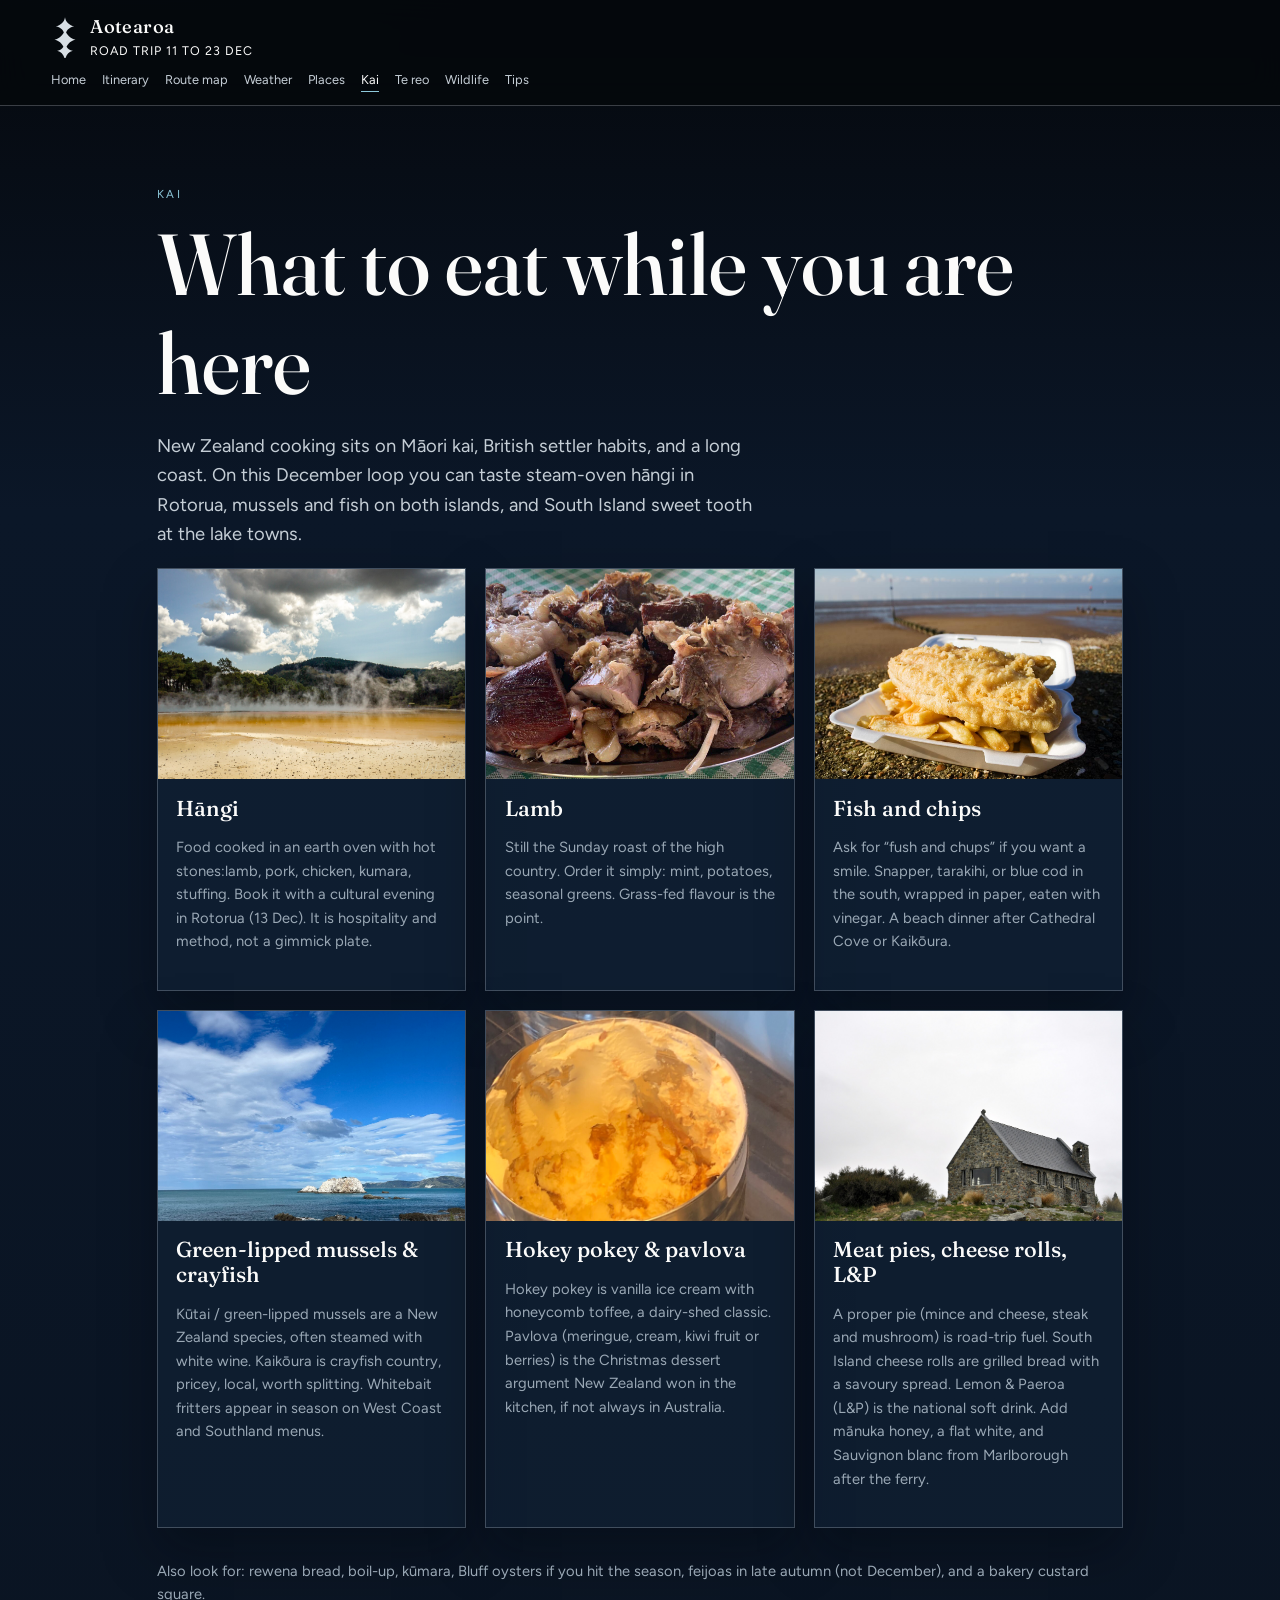
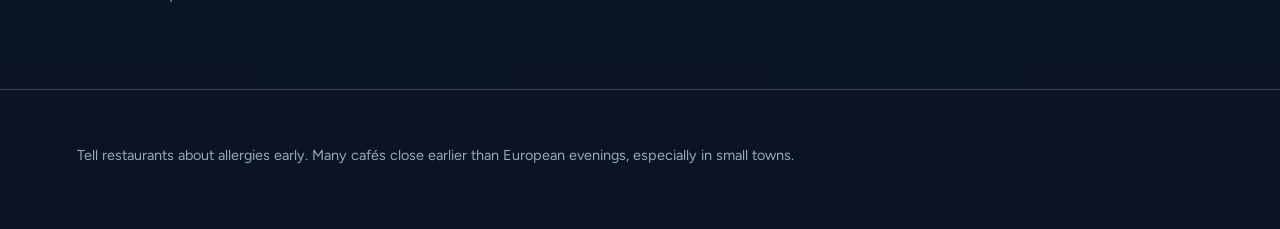
<file: kai.html>
<!DOCTYPE html>
<html lang="en">
<head>
  <meta charset="UTF-8">
  <meta name="viewport" content="width=device-width, initial-scale=1">
  <title>Must-eat kai · New Zealand</title>
  <link rel="preconnect" href="https://fonts.googleapis.com">
  <link rel="preconnect" href="https://fonts.gstatic.com" crossorigin>
  <link href="https://fonts.googleapis.com/css2?family=Figtree:wght@400;500;600&family=Fraunces:opsz,wght@9..144,500;9..144,600&display=swap" rel="stylesheet">
  <link rel="stylesheet" href="css/style.css">
</head>
<body>
  <header class="site-header" data-header></header>
  <main>
    <section class="narrow">
      <p class="kicker">Kai</p>
      <h1>What to eat while you are here</h1>
      <p class="lede">New Zealand cooking sits on Māori kai, British settler habits, and a long coast. On this December loop you can taste steam-oven hāngi in Rotorua, mussels and fish on both islands, and South Island sweet tooth at the lake towns.</p>
      <div class="grid">
        <article class="card">
          <img src="images/waiotapu.jpg" alt="Geothermal landscape near Rotorua, home of many hāngi evenings">
          <div class="card-body">
            <h3>Hāngi</h3>
            <p class="muted">Food cooked in an earth oven with hot stones:lamb, pork, chicken, kumara, stuffing. Book it with a cultural evening in Rotorua (13 Dec). It is hospitality and method, not a gimmick plate.</p>
          </div>
        </article>
        <article class="card">
          <img src="images/lamb.jpg" alt="Roast lamb">
          <div class="card-body">
            <h3>Lamb</h3>
            <p class="muted">Still the Sunday roast of the high country. Order it simply: mint, potatoes, seasonal greens. Grass-fed flavour is the point.</p>
          </div>
        </article>
        <article class="card">
          <img src="images/fush.jpg" alt="Fish and chips">
          <div class="card-body">
            <h3>Fish and chips</h3>
            <p class="muted">Ask for “fush and chups” if you want a smile. Snapper, tarakihi, or blue cod in the south, wrapped in paper, eaten with vinegar. A beach dinner after Cathedral Cove or Kaikōura.</p>
          </div>
        </article>
        <article class="card">
          <img src="images/kaikoura.jpg" alt="Kaikōura coastline, famous for seafood">
          <div class="card-body">
            <h3>Green-lipped mussels &amp; crayfish</h3>
            <p class="muted">Kūtai / green-lipped mussels are a New Zealand species, often steamed with white wine. Kaikōura is crayfish country, pricey, local, worth splitting. Whitebait fritters appear in season on West Coast and Southland menus.</p>
          </div>
        </article>
        <article class="card">
          <img src="images/icecream.jpg" alt="Hokey pokey ice cream">
          <div class="card-body">
            <h3>Hokey pokey &amp; pavlova</h3>
            <p class="muted">Hokey pokey is vanilla ice cream with honeycomb toffee, a dairy-shed classic. Pavlova (meringue, cream, kiwi fruit or berries) is the Christmas dessert argument New Zealand won in the kitchen, if not always in Australia.</p>
          </div>
        </article>
        <article class="card">
          <img src="images/tekapo.jpg" alt="Lake Tekapo, a good place for a pie stop on the alpine drive">
          <div class="card-body">
            <h3>Meat pies, cheese rolls, L&amp;P</h3>
            <p class="muted">A proper pie (mince and cheese, steak and mushroom) is road-trip fuel. South Island cheese rolls are grilled bread with a savoury spread. Lemon &amp; Paeroa (L&amp;P) is the national soft drink. Add mānuka honey, a flat white, and Sauvignon blanc from Marlborough after the ferry.</p>
          </div>
        </article>
      </div>
      <p class="muted" style="margin-top:2rem">Also look for: rewena bread, boil-up, kūmara, Bluff oysters if you hit the season, feijoas in late autumn (not December), and a bakery custard square.</p>
    </section>
  </main>
  <footer><p>Tell restaurants about allergies early. Many cafés close earlier than European evenings, especially in small towns.</p></footer>
  <script src="js/site.js"></script>
</body>
</html>
</file>
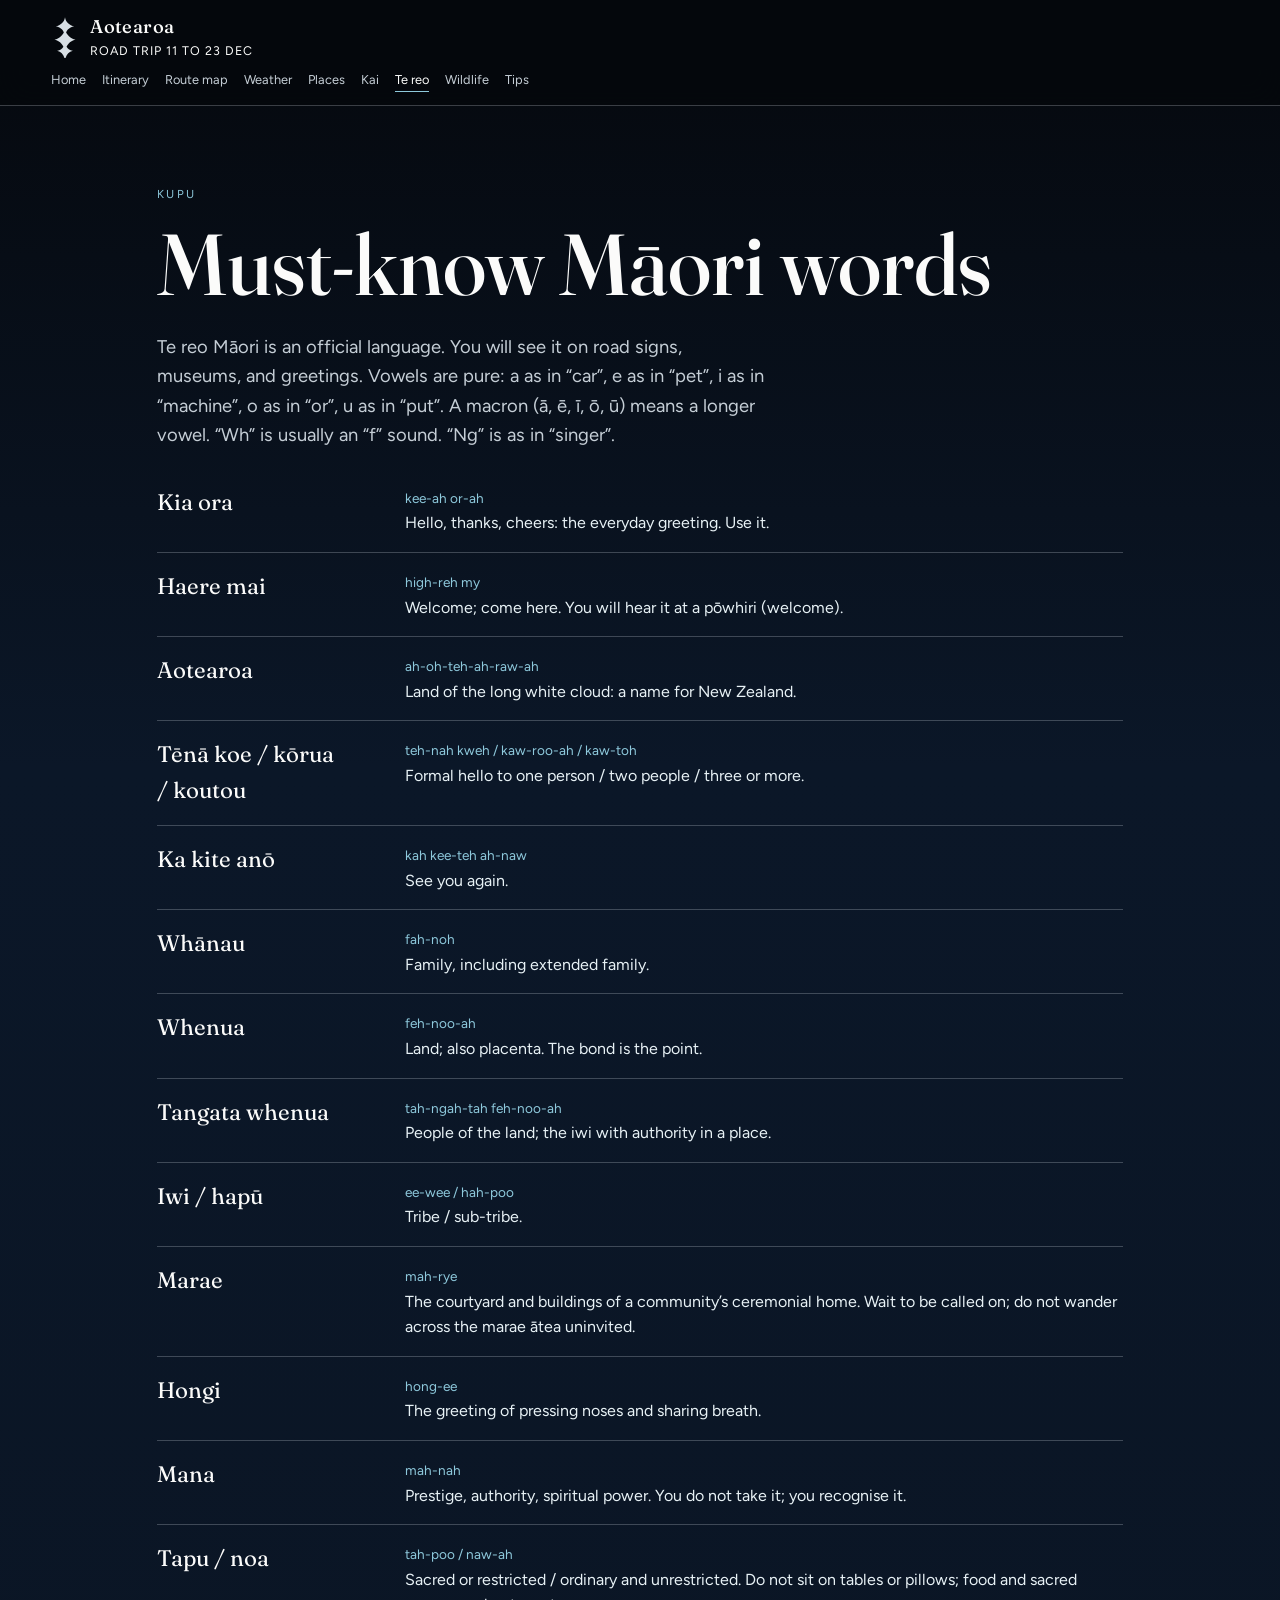
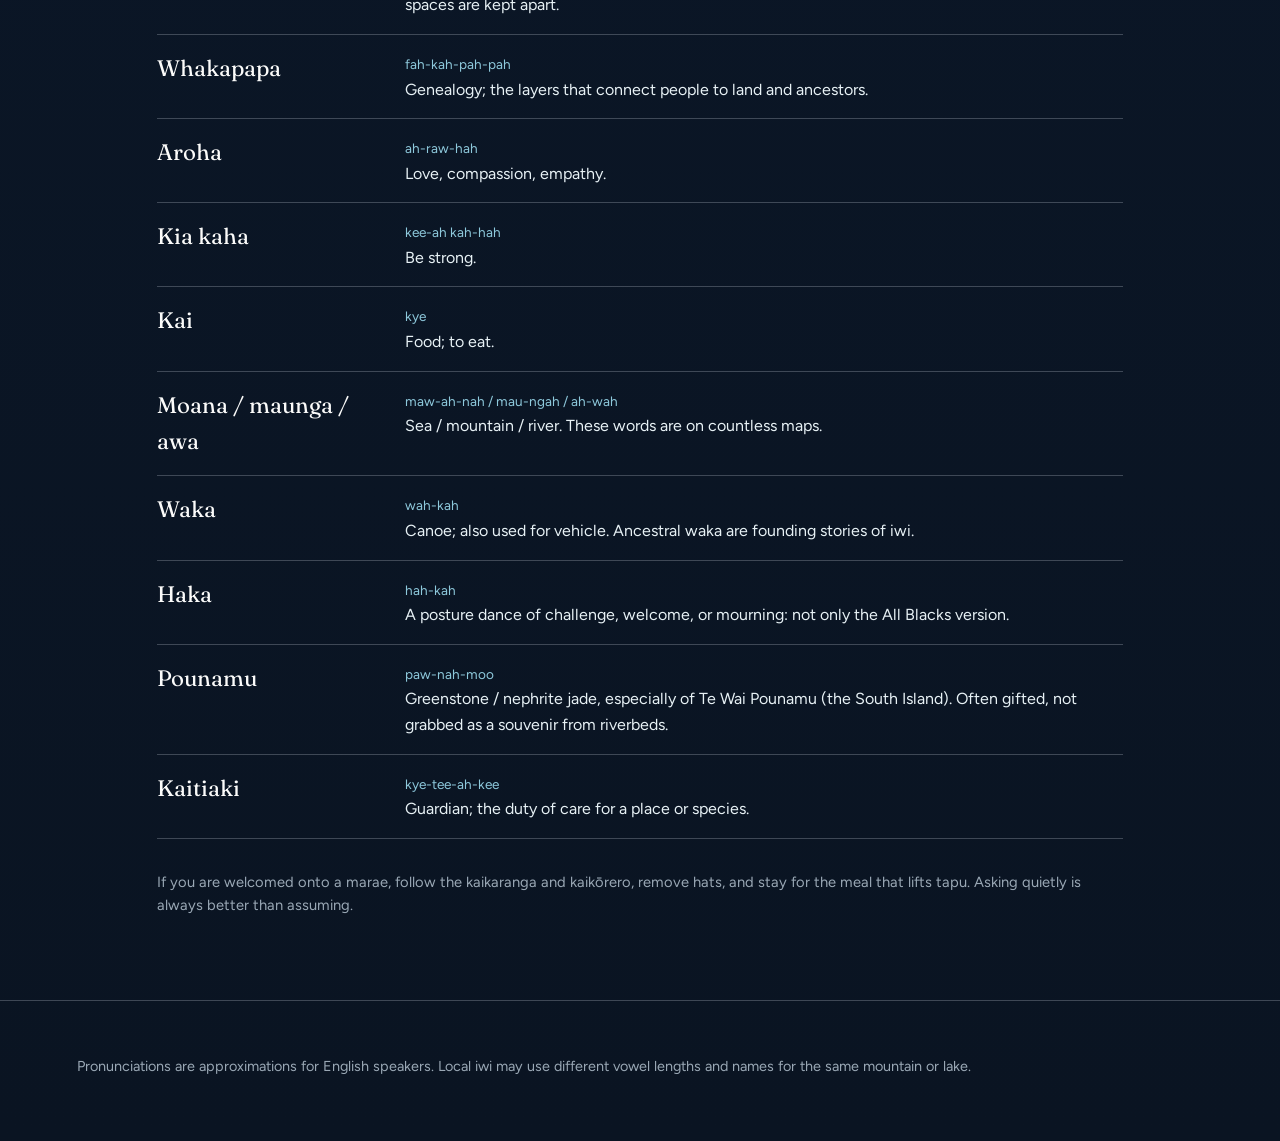
<file: kupu.html>
<!DOCTYPE html>
<html lang="en">
<head>
  <meta charset="UTF-8">
  <meta name="viewport" content="width=device-width, initial-scale=1">
  <title>Te reo Māori · words to know</title>
  <link rel="preconnect" href="https://fonts.googleapis.com">
  <link rel="preconnect" href="https://fonts.gstatic.com" crossorigin>
  <link href="https://fonts.googleapis.com/css2?family=Figtree:wght@400;500;600&family=Fraunces:opsz,wght@9..144,500;9..144,600&display=swap" rel="stylesheet">
  <link rel="stylesheet" href="css/style.css">
</head>
<body>
  <header class="site-header" data-header></header>
  <main>
    <section class="narrow">
      <p class="kicker">Kupu</p>
      <h1>Must-know Māori words</h1>
      <p class="lede">Te reo Māori is an official language. You will see it on road signs, museums, and greetings. Vowels are pure: a as in “car”, e as in “pet”, i as in “machine”, o as in “or”, u as in “put”. A macron (ā, ē, ī, ō, ū) means a longer vowel. “Wh” is usually an “f” sound. “Ng” is as in “singer”.</p>

      <dl>
        <div class="word"><dt>Kia ora</dt><dd><span class="pronounce">kee-ah or-ah</span><br>Hello, thanks, cheers: the everyday greeting. Use it.</dd></div>
        <div class="word"><dt>Haere mai</dt><dd><span class="pronounce">high-reh my</span><br>Welcome; come here. You will hear it at a pōwhiri (welcome).</dd></div>
        <div class="word"><dt>Aotearoa</dt><dd><span class="pronounce">ah-oh-teh-ah-raw-ah</span><br>Land of the long white cloud: a name for New Zealand.</dd></div>
        <div class="word"><dt>Tēnā koe / kōrua / koutou</dt><dd><span class="pronounce">teh-nah kweh / kaw-roo-ah / kaw-toh</span><br>Formal hello to one person / two people / three or more.</dd></div>
        <div class="word"><dt>Ka kite anō</dt><dd><span class="pronounce">kah kee-teh ah-naw</span><br>See you again.</dd></div>
        <div class="word"><dt>Whānau</dt><dd><span class="pronounce">fah-noh</span><br>Family, including extended family.</dd></div>
        <div class="word"><dt>Whenua</dt><dd><span class="pronounce">feh-noo-ah</span><br>Land; also placenta. The bond is the point.</dd></div>
        <div class="word"><dt>Tangata whenua</dt><dd><span class="pronounce">tah-ngah-tah feh-noo-ah</span><br>People of the land; the iwi with authority in a place.</dd></div>
        <div class="word"><dt>Iwi / hapū</dt><dd><span class="pronounce">ee-wee / hah-poo</span><br>Tribe / sub-tribe.</dd></div>
        <div class="word"><dt>Marae</dt><dd><span class="pronounce">mah-rye</span><br>The courtyard and buildings of a community’s ceremonial home. Wait to be called on; do not wander across the marae ātea uninvited.</dd></div>
        <div class="word"><dt>Hongi</dt><dd><span class="pronounce">hong-ee</span><br>The greeting of pressing noses and sharing breath.</dd></div>
        <div class="word"><dt>Mana</dt><dd><span class="pronounce">mah-nah</span><br>Prestige, authority, spiritual power. You do not take it; you recognise it.</dd></div>
        <div class="word"><dt>Tapu / noa</dt><dd><span class="pronounce">tah-poo / naw-ah</span><br>Sacred or restricted / ordinary and unrestricted. Do not sit on tables or pillows; food and sacred spaces are kept apart.</dd></div>
        <div class="word"><dt>Whakapapa</dt><dd><span class="pronounce">fah-kah-pah-pah</span><br>Genealogy; the layers that connect people to land and ancestors.</dd></div>
        <div class="word"><dt>Aroha</dt><dd><span class="pronounce">ah-raw-hah</span><br>Love, compassion, empathy.</dd></div>
        <div class="word"><dt>Kia kaha</dt><dd><span class="pronounce">kee-ah kah-hah</span><br>Be strong.</dd></div>
        <div class="word"><dt>Kai</dt><dd><span class="pronounce">kye</span><br>Food; to eat.</dd></div>
        <div class="word"><dt>Moana / maunga / awa</dt><dd><span class="pronounce">maw-ah-nah / mau-ngah / ah-wah</span><br>Sea / mountain / river. These words are on countless maps.</dd></div>
        <div class="word"><dt>Waka</dt><dd><span class="pronounce">wah-kah</span><br>Canoe; also used for vehicle. Ancestral waka are founding stories of iwi.</dd></div>
        <div class="word"><dt>Haka</dt><dd><span class="pronounce">hah-kah</span><br>A posture dance of challenge, welcome, or mourning: not only the All Blacks version.</dd></div>
        <div class="word"><dt>Pounamu</dt><dd><span class="pronounce">paw-nah-moo</span><br>Greenstone / nephrite jade, especially of Te Wai Pounamu (the South Island). Often gifted, not grabbed as a souvenir from riverbeds.</dd></div>
        <div class="word"><dt>Kaitiaki</dt><dd><span class="pronounce">kye-tee-ah-kee</span><br>Guardian; the duty of care for a place or species.</dd></div>
      </dl>
      <p class="muted" style="margin-top:2rem">If you are welcomed onto a marae, follow the kaikaranga and kaikōrero, remove hats, and stay for the meal that lifts tapu. Asking quietly is always better than assuming.</p>
    </section>
  </main>
  <footer><p>Pronunciations are approximations for English speakers. Local iwi may use different vowel lengths and names for the same mountain or lake.</p></footer>
  <script src="js/site.js"></script>
</body>
</html>
</file>
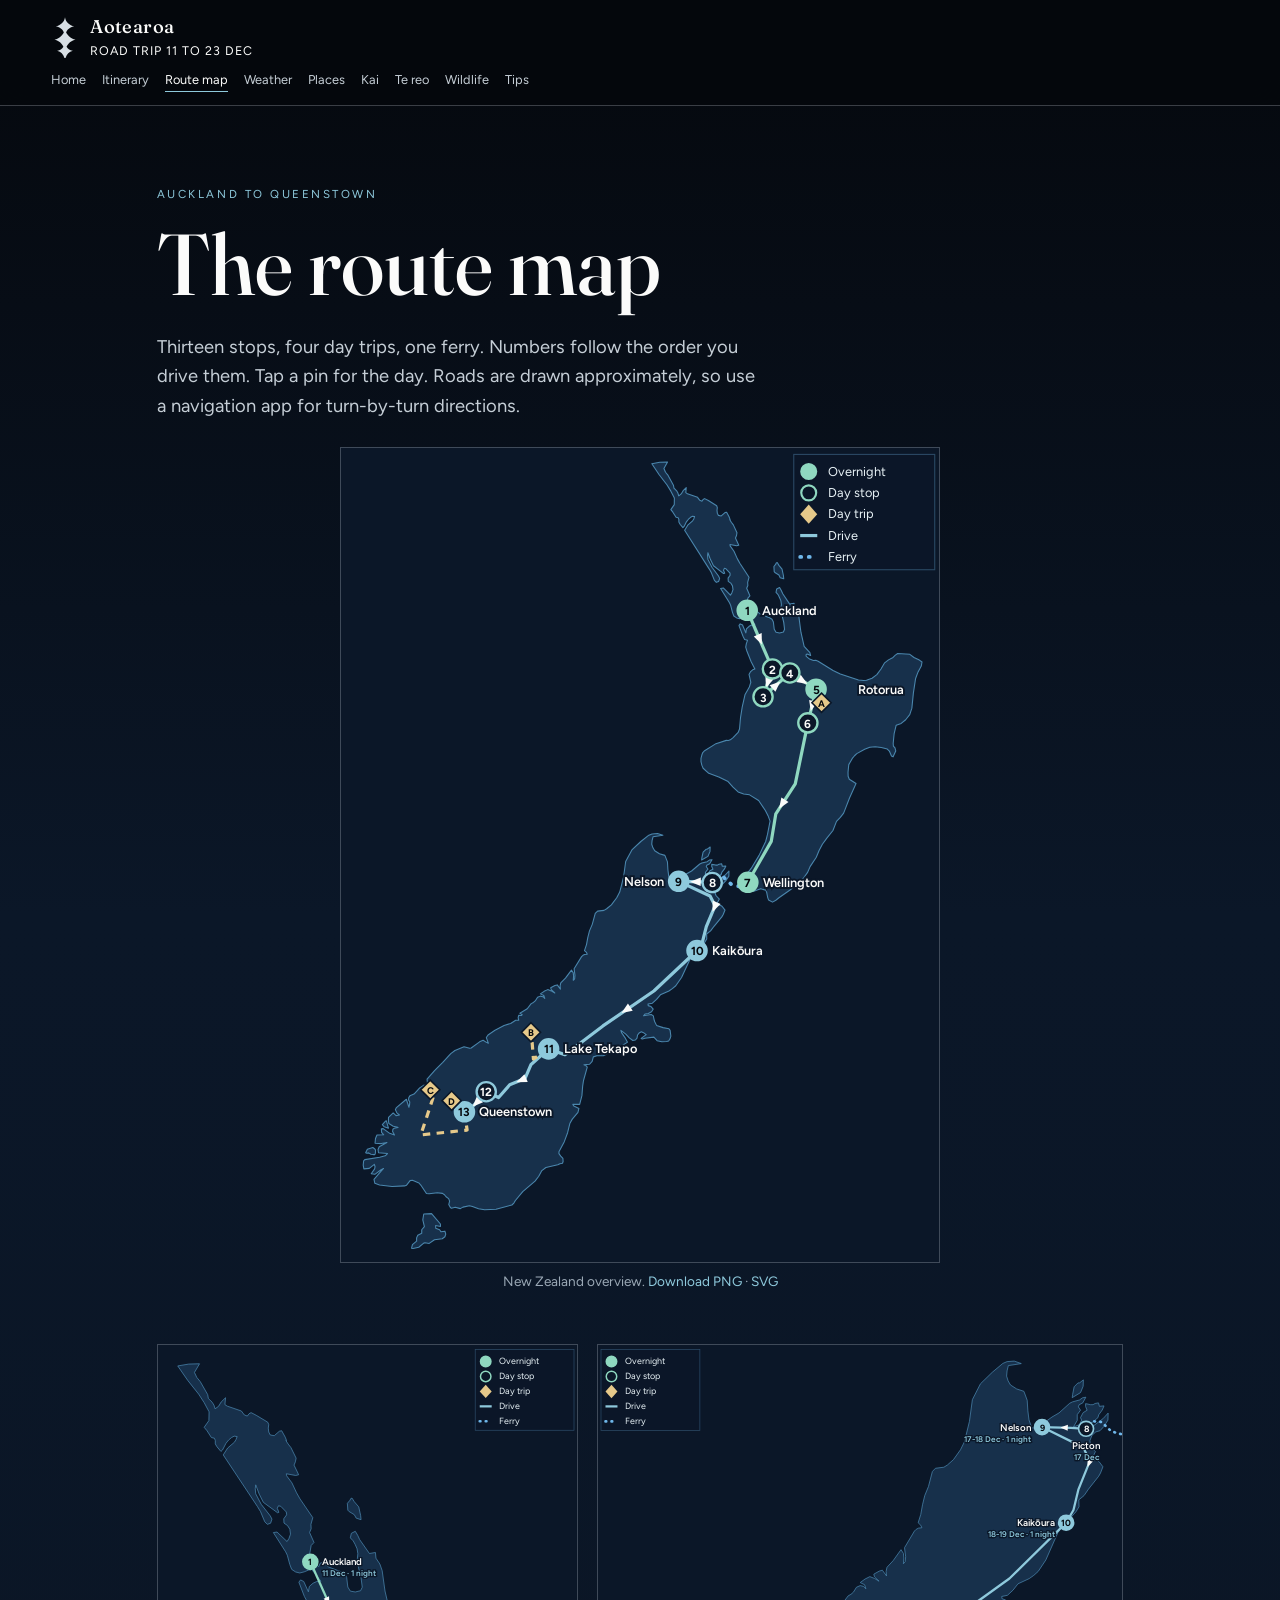
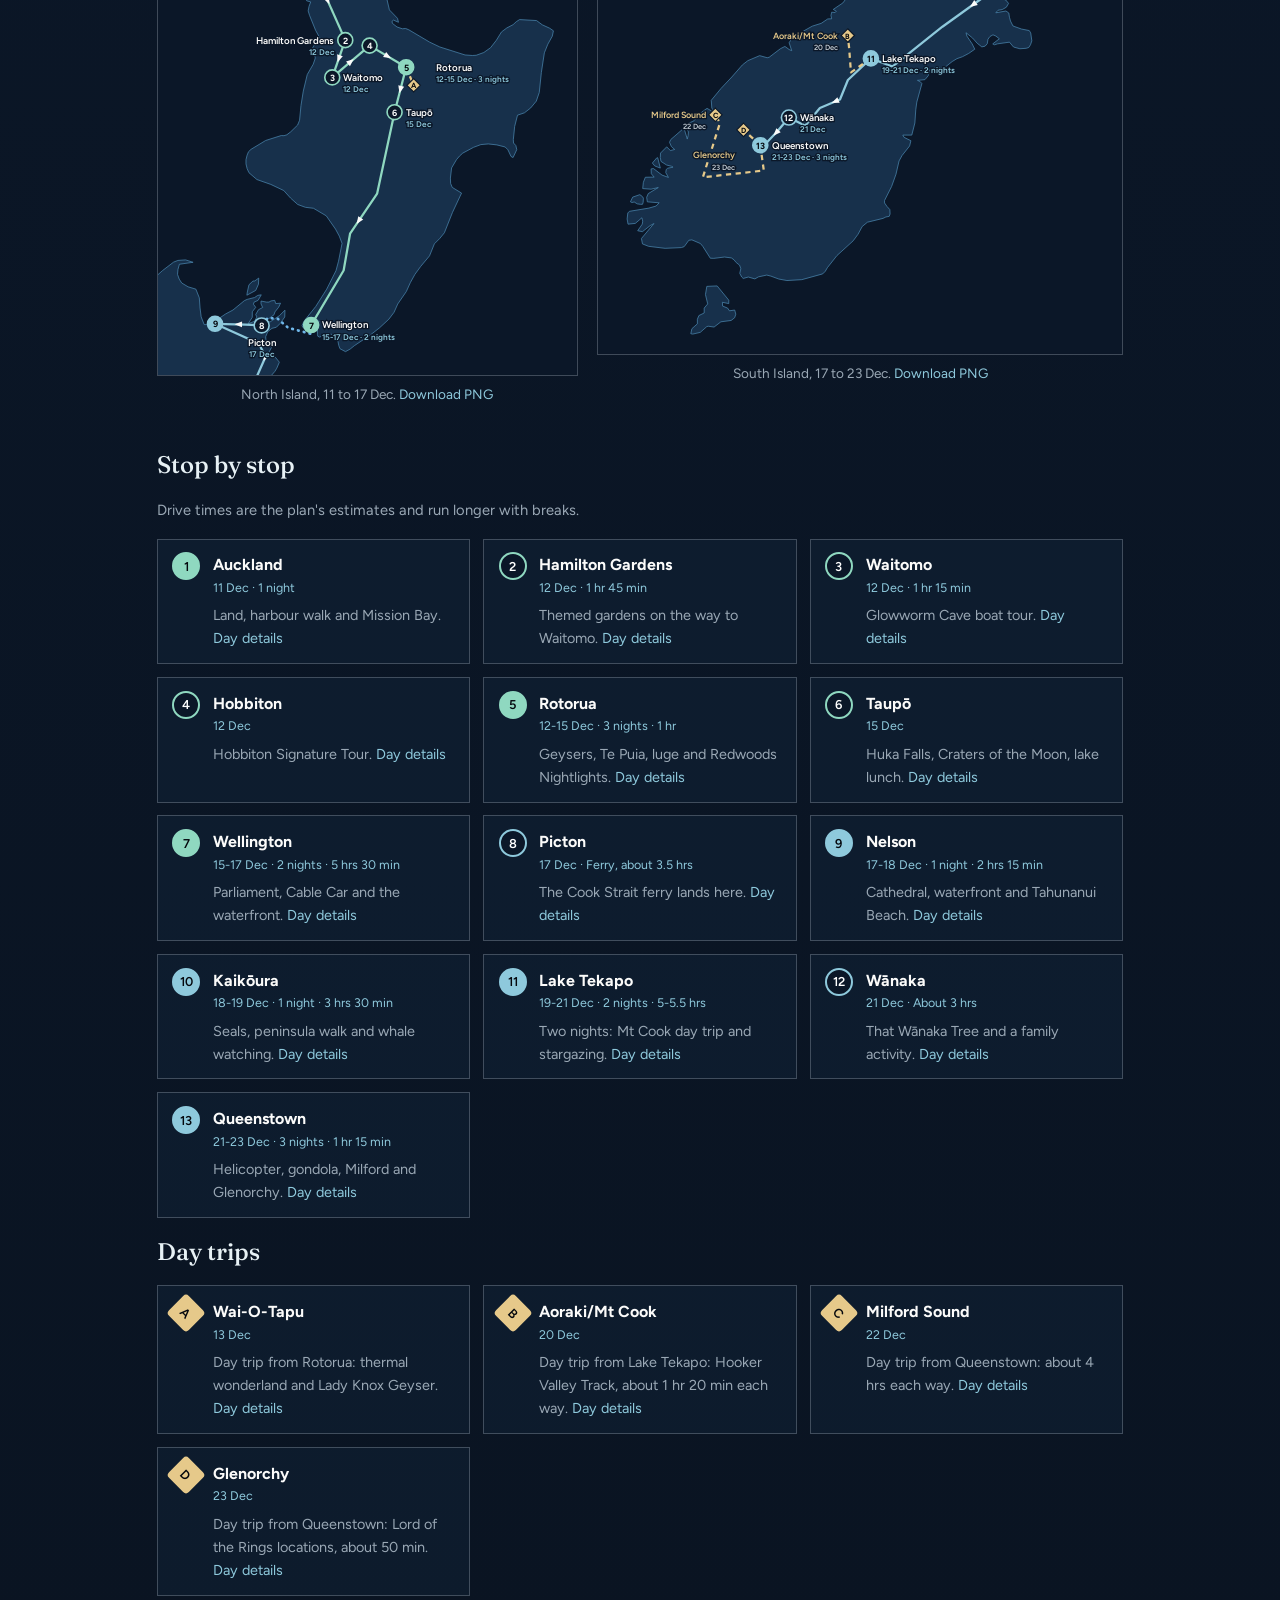
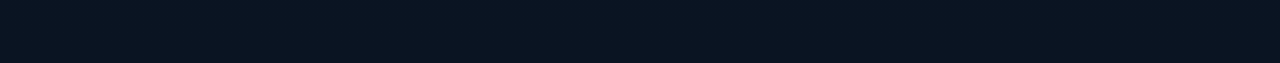
<file: map.html>
<!DOCTYPE html>
<html lang="en">
<head>
  <meta charset="UTF-8">
  <meta name="viewport" content="width=device-width, initial-scale=1">
  <title>Route map · Aotearoa road trip</title>
  <link rel="preconnect" href="https://fonts.googleapis.com">
  <link rel="preconnect" href="https://fonts.gstatic.com" crossorigin>
  <link href="https://fonts.googleapis.com/css2?family=Figtree:wght@400;500;600&family=Fraunces:opsz,wght@9..144,500;9..144,600&display=swap" rel="stylesheet">
  <link rel="stylesheet" href="css/style.css">
  <link rel="stylesheet" href="css/map.css">
</head>
<body>
  <a class="skip" href="#content">Skip to content</a>
  <header class="site-header" data-header></header>
  <main id="content">
    <section class="narrow">
      <p class="kicker">Auckland to Queenstown</p>
      <h1>The route map</h1>
      <p class="lede">Thirteen stops, four day trips, one ferry. Numbers follow the order you drive them. Tap a pin for the day. Roads are drawn approximately, so use a navigation app for turn-by-turn directions.</p>
      <figure class="nzmap wide"><div class="svgbox"><svg xmlns="http://www.w3.org/2000/svg" viewBox="0 0 560 763" width="560" height="763" role="img" aria-label="Map of the road trip route"><rect width="560" height="763" fill="#0b1728"/><path d="M308.9,406.3L313.9,406.6L318.5,402.3L323.3,398.9L328.3,396.1L336.0,389.6L337.9,388.7L342.9,387.4L345.0,385.9L347.4,385.5L345.2,389.4L342.5,390.7L342.1,392.1L343.6,394.3L341.3,397.3L341.3,401.2L338.5,405.8L342.9,404.0L344.4,401.0L343.6,399.3L345.5,395.9L348.3,394.4L347.2,391.9L347.2,389.9L350.8,390.6L352.5,390.6L354.0,389.8L356.5,389.4L357.1,391.7L360.4,391.4L359.1,394.2L356.6,397.4L356.0,399.4L351.8,402.7L349.0,404.1L353.3,404.5L359.6,400.1L363.3,396.2L363.2,401.0L360.2,405.4L357.5,408.2L354.6,409.0L351.8,411.3L350.4,414.9L350.5,417.4L351.3,419.3L354.3,422.4L351.0,428.7L354.7,427.9L356.8,429.1L359.6,432.7L357.9,436.9L356.6,439.1L349.3,447.9L346.1,452.2L342.4,455.1L342.5,459.8L340.4,463.2L329.4,474.9L327.5,477.3L318.9,495.9L313.5,503.6L310.3,506.3L307.1,508.5L299.1,512.1L295.5,516.4L291.6,519.9L287.5,520.7L287.7,522.2L290.3,523.1L292.4,525.4L290.8,528.0L287.8,529.5L284.9,530.0L283.3,531.7L290.5,530.5L292.5,531.8L293.0,534.7L293.8,537.3L295.5,540.7L301.6,542.8L307.1,543.8L308.2,545.4L308.9,550.8L308.0,553.5L306.8,555.3L304.9,555.8L300.5,556.1L296.0,555.0L293.0,551.7L284.6,552.8L282.2,553.5L281.1,552.9L285.8,549.4L283.3,547.5L281.3,546.7L279.1,547.9L277.7,549.7L277.2,552.7L275.7,554.4L273.3,554.9L270.0,552.4L266.7,548.9L262.1,545.3L262.7,547.5L266.4,552.9L268.3,556.4L263.9,559.3L259.6,561.5L255.7,562.8L252.2,564.8L248.0,568.0L245.6,569.1L239.6,569.2L236.3,570.2L235.2,574.4L232.8,577.1L227.5,577.6L229.4,578.4L230.6,579.8L227.1,592.3L226.3,597.6L225.6,606.5L223.5,614.7L217.1,614.7L218.0,616.2L222.8,618.5L221.9,622.1L216.6,628.5L214.4,632.3L212.2,641.2L209.1,649.6L204.1,659.1L204.1,660.8L205.8,663.1L207.8,665.2L208.0,668.2L207.4,669.8L205.0,670.2L203.0,671.2L191.9,673.8L188.1,676.7L185.2,682.0L181.7,686.5L170.2,696.4L163.3,704.7L161.9,707.1L160.0,708.9L145.2,712.8L134.5,713.4L128.8,712.4L123.1,710.4L120.2,709.7L114.2,710.9L111.7,712.3L107.0,711.0L103.4,712.0L102.3,711.0L100.9,708.5L101.7,705.3L100.8,702.9L98.4,701.2L96.9,699.3L95.0,698.0L90.2,697.4L82.5,698.3L80.0,698.2L74.7,690.2L73.0,688.3L66.9,685.8L64.7,686.1L61.4,690.3L59.4,691.0L47.8,691.5L36.1,690.1L31.7,688.6L30.9,684.9L39.8,674.7L37.2,676.1L31.7,680.2L28.3,679.6L31.5,675.1L31.9,673.1L31.2,670.8L26.5,674.6L21.4,675.1L20.8,671.6L21.2,667.5L22.3,666.4L36.2,664.2L41.4,662.8L43.6,660.7L35.1,660.0L34.7,656.9L35.8,654.4L43.0,650.3L37.8,651.4L31.9,651.0L32.3,646.7L33.7,643.3L40.0,643.2L38.0,640.9L37.8,637.6L39.5,637.4L45.6,641.8L50.1,643.4L48.3,640.1L48.6,638.0L49.7,637.1L53.4,636.4L52.3,635.9L48.9,635.1L44.8,632.6L44.4,630.0L44.5,626.9L48.9,622.7L51.5,625.2L54.7,624.5L52.3,622.6L50.9,619.6L51.9,617.7L61.2,609.9L63.6,617.4L64.2,614.9L64.4,612.5L63.3,610.5L63.4,608.5L64.5,606.7L68.4,605.0L73.7,599.2L77.6,596.6L80.8,598.3L82.8,600.6L82.5,598.3L81.1,596.4L80.6,591.1L87.6,583.0L95.3,575.3L102.8,567.1L106.7,564.2L115.2,560.8L120.5,562.2L121.9,561.9L129.8,556.1L133.1,554.6L136.1,556.6L138.0,557.4L136.1,552.1L137.7,549.7L144.2,545.3L152.7,540.8L158.9,538.9L163.6,535.9L166.4,535.8L165.9,533.5L166.4,531.3L168.9,531.5L169.7,530.6L167.5,529.4L174.4,525.1L178.1,520.3L180.2,519.2L181.9,517.8L184.1,514.4L186.7,513.3L189.1,513.8L190.8,515.5L189.9,512.7L186.7,511.2L190.2,508.8L193.6,507.2L196.9,508.4L200.2,510.3L196.9,507.3L196.4,505.5L200.3,503.4L202.5,502.8L205.5,506.7L205.2,503.6L205.8,500.9L210.2,496.4L215.8,488.9L217.5,491.5L217.8,494.6L217.5,498.5L218.8,497.1L219.1,493.7L218.3,487.6L225.3,476.3L226.6,475.1L228.1,474.4L230.6,474.1L229.9,472.4L228.0,470.7L229.9,465.0L231.1,458.5L232.7,452.2L235.3,446.1L238.1,435.9L240.3,433.7L246.3,433.0L248.8,431.5L253.2,427.8L258.2,421.2L261.0,415.8L264.6,401.8L266.6,387.2L272.4,376.4L280.8,368.5L288.3,362.6L291.3,361.4L296.4,361.0L301.4,362.7L292.2,364.1L291.3,367.7L291.0,371.1L292.1,374.4L293.8,377.2L298.2,379.9L303.3,381.5L305.7,387.6L306.1,394.7L306.9,400.9L308.9,406.3Z" fill="#17304b" stroke="#4a86ad" stroke-width="1" stroke-linejoin="round"/><path d="M343.6,382.4L337.7,385.8L338.0,383.5L339.1,378.4L341.8,375.8L343.0,375.7L345.7,373.7L345.5,378.0L343.6,382.4Z" fill="#17304b" stroke="#4a86ad" stroke-width="1" stroke-linejoin="round"/><path d="M32.3,657.5L32.2,660.3L31.7,661.7L30.1,661.7L28.0,661.4L25.8,660.1L24.2,660.5L23.1,660.0L24.7,656.8L29.8,655.1L31.7,656.5L32.3,657.5Z" fill="#17304b" stroke="#4a86ad" stroke-width="1" stroke-linejoin="round"/><path d="M42.5,630.1L44.4,637.0L40.5,635.7L38.7,633.7L41.9,630.2L42.5,630.1Z" fill="#17304b" stroke="#4a86ad" stroke-width="1" stroke-linejoin="round"/><path d="M93.1,726.7L93.1,729.0L88.6,728.1L88.7,730.7L92.3,732.1L93.6,733.9L97.3,733.4L98.1,736.2L97.3,738.6L94.8,740.5L87.5,741.4L82.6,744.9L78.6,744.3L77.5,744.6L72.8,748.5L67.5,749.7L66.1,749.4L66.9,746.0L70.8,742.8L70.8,739.7L71.9,737.2L75.6,735.4L75.6,732.1L78.1,729.2L76.6,722.9L77.5,717.3L84.8,717.0L93.1,726.7Z" fill="#17304b" stroke="#4a86ad" stroke-width="1" stroke-linejoin="round"/><path d="M414.3,119.4L414.6,122.5L411.3,121.4L410.1,119.0L406.3,116.6L405.7,115.8L405.4,111.0L407.2,108.7L407.6,107.7L408.5,107.3L410.1,109.9L413.0,113.5L414.3,119.4Z" fill="#17304b" stroke="#4a86ad" stroke-width="1" stroke-linejoin="round"/><path d="M315.5,42.2L316.3,44.8L318.6,43.0L320.4,40.0L323.3,37.0L322.9,41.8L324.4,42.9L333.9,46.2L336.0,49.0L338.0,49.8L339.1,48.2L340.5,47.4L344.0,49.2L351.8,54.1L352.4,55.8L352.1,58.3L352.4,61.0L353.5,63.1L356.1,63.6L359.6,60.5L361.1,60.1L363.5,64.6L364.4,67.1L364.0,67.0L365.5,69.5L367.4,72.0L370.8,79.3L370.4,81.9L369.4,84.2L372.5,91.0L370.5,91.5L364.3,90.3L364.4,91.7L368.0,96.7L371.1,103.6L373.5,107.9L382.1,121.1L380.8,125.8L381.0,128.8L379.9,131.4L382.9,138.4L381.0,140.6L379.7,147.8L378.5,149.0L378.6,151.6L382.1,152.3L384.1,153.3L386.0,155.4L387.1,153.0L388.6,152.3L392.7,155.6L401.3,159.0L403.6,160.3L404.9,163.0L405.7,169.7L407.4,172.6L410.7,173.2L414.3,172.3L415.4,169.8L414.6,163.3L412.1,153.0L412.1,149.6L412.4,146.3L411.9,142.9L410.5,139.7L409.3,137.3L407.4,135.2L408.0,132.0L410.7,130.6L412.2,133.3L413.7,136.5L420.2,146.2L424.3,145.5L424.6,149.5L427.2,153.5L428.8,158.2L430.7,172.5L433.7,185.7L439.1,191.6L439.8,194.4L436.5,192.9L435.4,193.8L435.7,195.2L438.8,197.7L442.4,199.0L444.6,198.8L446.8,199.7L460.8,208.3L467.6,211.7L484.6,217.3L489.4,217.7L492.1,217.5L497.3,215.6L501.8,212.2L505.7,207.0L509.1,201.2L512.7,198.4L517.0,196.1L519.1,194.0L521.3,192.5L532.7,193.2L536.6,196.2L541.6,198.6L544.1,200.4L543.4,204.2L540.4,209.7L538.1,215.8L536.0,229.6L534.6,243.6L532.6,249.7L528.8,254.5L524.6,257.9L519.9,259.6L518.0,267.4L517.1,276.7L517.3,279.1L518.8,280.9L519.5,283.7L517.0,289.2L515.5,288.4L513.5,283.8L511.6,281.9L506.0,280.4L500.2,279.7L495.2,280.2L490.4,282.1L483.0,286.2L480.9,288.2L478.8,290.7L475.5,296.5L474.8,303.6L474.9,307.4L476.0,310.2L482.3,314.2L476.2,327.7L470.7,341.9L467.6,345.9L464.0,349.7L460.7,358.2L454.8,365.6L450.8,371.1L447.7,377.0L445.1,383.2L439.3,392.0L436.8,397.7L433.3,402.5L427.1,408.6L420.5,413.9L410.1,421.2L407.2,423.5L404.1,425.3L400.4,423.2L399.6,421.0L398.6,416.0L397.9,414.2L393.0,412.7L386.6,415.1L385.5,414.6L385.2,413.5L385.2,406.2L386.3,404.2L384.9,403.0L383.3,403.5L382.9,405.3L383.8,406.9L380.2,408.9L376.3,409.0L375.2,408.2L374.9,406.9L375.8,404.7L377.1,402.7L384.1,393.7L391.5,381.5L397.7,368.5L399.4,361.9L401.8,349.4L399.9,344.3L397.4,339.5L391.1,330.1L382.6,324.8L377.1,324.1L371.9,322.1L367.1,317.6L362.5,312.4L353.8,308.1L344.4,304.7L339.1,299.9L337.9,297.0L337.1,293.7L337.1,290.7L337.9,287.5L338.8,285.2L340.5,283.5L350.4,277.3L360.8,273.8L362.7,273.9L364.6,273.3L367.2,271.2L371.9,266.4L373.2,263.1L374.1,252.8L375.7,242.6L378.3,231.1L382.4,223.8L383.8,219.4L382.1,212.1L383.6,209.4L385.5,207.7L387.6,206.9L384.0,200.0L379.9,189.6L379.0,186.4L379.6,183.2L380.7,180.1L378.0,179.4L376.5,176.4L372.7,166.3L373.8,164.7L376.0,165.8L379.1,173.1L379.7,169.3L382.2,167.0L384.7,165.8L387.6,165.6L381.3,157.4L379.1,157.8L376.3,159.0L373.3,159.8L370.5,159.1L367.9,157.3L366.6,153.9L364.9,147.4L363.8,145.0L355.5,131.5L358.0,131.1L364.7,137.8L366.0,135.7L367.1,132.6L366.6,129.1L365.0,126.5L362.7,124.9L362.5,121.9L364.4,119.1L364.3,117.1L360.5,113.1L359.0,112.7L358.2,114.5L359.3,117.3L358.3,117.6L348.8,110.3L346.0,104.5L343.6,98.1L343.3,100.6L343.6,104.3L347.4,111.7L353.5,119.9L354.6,122.1L353.6,125.0L351.5,125.8L349.7,124.0L346.9,116.9L344.9,113.4L321.8,77.0L324.7,72.3L329.3,68.2L330.4,66.4L331.1,64.2L329.1,63.9L327.4,64.9L325.4,66.7L323.6,68.9L321.3,73.5L320.2,74.6L317.5,71.4L316.4,69.4L316.4,67.0L315.8,65.4L313.8,64.9L310.8,60.1L308.9,57.7L312.1,53.0L312.2,46.8L308.9,40.4L305.2,34.4L297.8,24.8L291.1,14.7L298.5,13.4L305.8,13.2L302.4,19.2L303.9,22.7L306.3,25.7L311.3,34.8L311.8,37.5L314.3,40.1L315.5,42.2Z" fill="#17304b" stroke="#4a86ad" stroke-width="1" stroke-linejoin="round"/><path d="M380.4,152.0L404.0,206.9" fill="none" stroke="#8fd8c0" stroke-width="3" stroke-linejoin="round"/><path d="M404.0,206.9L395.2,233.0" fill="none" stroke="#8fd8c0" stroke-width="3" stroke-linejoin="round"/><path d="M395.2,233.0L420.3,210.7" fill="none" stroke="#8fd8c0" stroke-width="3" stroke-linejoin="round"/><path d="M420.3,210.7L444.9,225.9" fill="none" stroke="#8fd8c0" stroke-width="3" stroke-linejoin="round"/><path d="M444.9,225.9L437.2,257.4" fill="none" stroke="#8fd8c0" stroke-width="3" stroke-linejoin="round"/><path d="M437.2,257.4L425.4,314.5L407.2,342.6L402.9,368.4L381.0,406.7" fill="none" stroke="#8fd8c0" stroke-width="3" stroke-linejoin="round"/><path d="M381.0,406.7L382.0,413.2L365.5,408.6L358.6,402.3L351.6,401.7L347.6,406.9" fill="none" stroke="#6fb7ea" stroke-width="3.5" stroke-linejoin="round" stroke-dasharray="1 7" stroke-linecap="round"/><path d="M347.6,406.9L336.9,406.3L316.2,405.8" fill="none" stroke="#8ec9dc" stroke-width="3" stroke-linejoin="round"/><path d="M316.2,405.8L345.6,419.5L350.3,428.7L342.1,448.2L338.6,462.0L333.4,470.6" fill="none" stroke="#8ec9dc" stroke-width="3" stroke-linejoin="round"/><path d="M333.4,470.6L293.0,508.5L245.3,541.2L209.7,568.2L194.4,562.7" fill="none" stroke="#8ec9dc" stroke-width="3" stroke-linejoin="round"/><path d="M194.4,562.7L178.0,577.3L172.3,590.5L158.0,596.3L147.6,608.3L136.0,602.8" fill="none" stroke="#8ec9dc" stroke-width="3" stroke-linejoin="round"/><path d="M136.0,602.8L127.6,612.3L120.7,619.2L115.6,621.6" fill="none" stroke="#8ec9dc" stroke-width="3" stroke-linejoin="round"/><path d="M444.9,225.9L450.0,238.6" fill="none" stroke="#e6c98a" stroke-width="3" stroke-linejoin="round" stroke-dasharray="7 6"/><path d="M194.4,562.7L180.2,572.2L178.9,555.5L177.9,547.2" fill="none" stroke="#e6c98a" stroke-width="3" stroke-linejoin="round" stroke-dasharray="7 6"/><path d="M115.6,621.6L118.1,638.7L74.7,643.3L86.8,606.6L83.6,601.0" fill="none" stroke="#e6c98a" stroke-width="3" stroke-linejoin="round" stroke-dasharray="7 6"/><path d="M115.6,621.6L103.6,611.2" fill="none" stroke="#e6c98a" stroke-width="3" stroke-linejoin="round" stroke-dasharray="7 6"/><path d="M-5,-4L5,0L-5,4Z" fill="#fbfbfa" transform="translate(392.2,179.5) rotate(67)"/><path d="M-5,-4L5,0L-5,4Z" fill="#fbfbfa" transform="translate(399.6,220.0) rotate(109)"/><path d="M-5,-4L5,0L-5,4Z" fill="#fbfbfa" transform="translate(407.8,221.9) rotate(-42)"/><path d="M-5,-4L5,0L-5,4Z" fill="#fbfbfa" transform="translate(432.6,218.3) rotate(32)"/><path d="M-5,-4L5,0L-5,4Z" fill="#fbfbfa" transform="translate(441.1,241.7) rotate(104)"/><path d="M-5,-4L5,0L-5,4Z" fill="#fbfbfa" transform="translate(413.0,333.6) rotate(123)"/><path d="M-5,-4L5,0L-5,4Z" fill="#fbfbfa" transform="translate(331.9,406.2) rotate(-179)"/><path d="M-5,-4L5,0L-5,4Z" fill="#fbfbfa" transform="translate(349.8,430.0) rotate(113)"/><path d="M-5,-4L5,0L-5,4Z" fill="#fbfbfa" transform="translate(266.8,526.4) rotate(146)"/><path d="M-5,-4L5,0L-5,4Z" fill="#fbfbfa" transform="translate(168.7,592.0) rotate(158)"/><path d="M-5,-4L5,0L-5,4Z" fill="#fbfbfa" transform="translate(126.7,613.3) rotate(135)"/><text x="394.4" y="156.2" text-anchor="start" font-family="Figtree,Segoe UI,Arial,sans-serif" font-weight="600" stroke="#0b1728" stroke-width="3.5" paint-order="stroke"><tspan x="394.4" dy="0" font-size="12" fill="#fbfbfa">Auckland</tspan></text><text x="483.9" y="230.1" text-anchor="start" font-family="Figtree,Segoe UI,Arial,sans-serif" font-weight="600" stroke="#0b1728" stroke-width="3.5" paint-order="stroke"><tspan x="483.9" dy="0" font-size="12" fill="#fbfbfa">Rotorua</tspan></text><text x="395.0" y="410.9" text-anchor="start" font-family="Figtree,Segoe UI,Arial,sans-serif" font-weight="600" stroke="#0b1728" stroke-width="3.5" paint-order="stroke"><tspan x="395.0" dy="0" font-size="12" fill="#fbfbfa">Wellington</tspan></text><text x="302.2" y="410.0" text-anchor="end" font-family="Figtree,Segoe UI,Arial,sans-serif" font-weight="600" stroke="#0b1728" stroke-width="3.5" paint-order="stroke"><tspan x="302.2" dy="0" font-size="12" fill="#fbfbfa">Nelson</tspan></text><text x="347.4" y="474.8" text-anchor="start" font-family="Figtree,Segoe UI,Arial,sans-serif" font-weight="600" stroke="#0b1728" stroke-width="3.5" paint-order="stroke"><tspan x="347.4" dy="0" font-size="12" fill="#fbfbfa">Kaikōura</tspan></text><text x="208.4" y="566.9" text-anchor="start" font-family="Figtree,Segoe UI,Arial,sans-serif" font-weight="600" stroke="#0b1728" stroke-width="3.5" paint-order="stroke"><tspan x="208.4" dy="0" font-size="12" fill="#fbfbfa">Lake Tekapo</tspan></text><text x="129.6" y="625.8" text-anchor="start" font-family="Figtree,Segoe UI,Arial,sans-serif" font-weight="600" stroke="#0b1728" stroke-width="3.5" paint-order="stroke"><tspan x="129.6" dy="0" font-size="12" fill="#fbfbfa">Queenstown</tspan></text><a href="itinerary.html#d11"><title>Auckland · 11 Dec · 1 night</title><circle cx="380.4" cy="152.0" r="9" fill="#8fd8c0" stroke="#8fd8c0" stroke-width="2.2"/><text x="380.4" y="156.3" text-anchor="middle" font-family="Figtree,Segoe UI,Arial,sans-serif" font-size="11" font-weight="700" fill="#05080d">1</text></a><a href="itinerary.html#d12"><title>Hamilton Gardens · 12 Dec</title><circle cx="404.0" cy="206.9" r="9" fill="#0b1728" stroke="#8fd8c0" stroke-width="2.2"/><text x="404.0" y="211.2" text-anchor="middle" font-family="Figtree,Segoe UI,Arial,sans-serif" font-size="11" font-weight="700" fill="#fbfbfa">2</text></a><a href="itinerary.html#d12"><title>Waitomo · 12 Dec</title><circle cx="395.2" cy="233.0" r="9" fill="#0b1728" stroke="#8fd8c0" stroke-width="2.2"/><text x="395.2" y="237.4" text-anchor="middle" font-family="Figtree,Segoe UI,Arial,sans-serif" font-size="11" font-weight="700" fill="#fbfbfa">3</text></a><a href="itinerary.html#d12"><title>Hobbiton · 12 Dec</title><circle cx="420.3" cy="210.7" r="9" fill="#0b1728" stroke="#8fd8c0" stroke-width="2.2"/><text x="420.3" y="215.1" text-anchor="middle" font-family="Figtree,Segoe UI,Arial,sans-serif" font-size="11" font-weight="700" fill="#fbfbfa">4</text></a><a href="itinerary.html#d13"><title>Rotorua · 12-15 Dec · 3 nights</title><circle cx="444.9" cy="225.9" r="9" fill="#8fd8c0" stroke="#8fd8c0" stroke-width="2.2"/><text x="444.9" y="230.3" text-anchor="middle" font-family="Figtree,Segoe UI,Arial,sans-serif" font-size="11" font-weight="700" fill="#05080d">5</text></a><a href="itinerary.html#d15"><title>Taupō · 15 Dec</title><circle cx="437.2" cy="257.4" r="9" fill="#0b1728" stroke="#8fd8c0" stroke-width="2.2"/><text x="437.2" y="261.8" text-anchor="middle" font-family="Figtree,Segoe UI,Arial,sans-serif" font-size="11" font-weight="700" fill="#fbfbfa">6</text></a><a href="itinerary.html#d16"><title>Wellington · 15-17 Dec · 2 nights</title><circle cx="381.0" cy="406.7" r="9" fill="#8fd8c0" stroke="#8fd8c0" stroke-width="2.2"/><text x="381.0" y="411.0" text-anchor="middle" font-family="Figtree,Segoe UI,Arial,sans-serif" font-size="11" font-weight="700" fill="#05080d">7</text></a><a href="itinerary.html#d17"><title>Picton · 17 Dec</title><circle cx="347.6" cy="406.9" r="9" fill="#0b1728" stroke="#8ec9dc" stroke-width="2.2"/><text x="347.6" y="411.3" text-anchor="middle" font-family="Figtree,Segoe UI,Arial,sans-serif" font-size="11" font-weight="700" fill="#fbfbfa">8</text></a><a href="itinerary.html#d17"><title>Nelson · 17-18 Dec · 1 night</title><circle cx="316.2" cy="405.8" r="9" fill="#8ec9dc" stroke="#8ec9dc" stroke-width="2.2"/><text x="316.2" y="410.1" text-anchor="middle" font-family="Figtree,Segoe UI,Arial,sans-serif" font-size="11" font-weight="700" fill="#05080d">9</text></a><a href="itinerary.html#d18"><title>Kaikōura · 18-19 Dec · 1 night</title><circle cx="333.4" cy="470.6" r="9" fill="#8ec9dc" stroke="#8ec9dc" stroke-width="2.2"/><text x="333.4" y="475.0" text-anchor="middle" font-family="Figtree,Segoe UI,Arial,sans-serif" font-size="11" font-weight="700" fill="#05080d">10</text></a><a href="itinerary.html#d19"><title>Lake Tekapo · 19-21 Dec · 2 nights</title><circle cx="194.4" cy="562.7" r="9" fill="#8ec9dc" stroke="#8ec9dc" stroke-width="2.2"/><text x="194.4" y="567.0" text-anchor="middle" font-family="Figtree,Segoe UI,Arial,sans-serif" font-size="11" font-weight="700" fill="#05080d">11</text></a><a href="itinerary.html#d21"><title>Wānaka · 21 Dec</title><circle cx="136.0" cy="602.8" r="9" fill="#0b1728" stroke="#8ec9dc" stroke-width="2.2"/><text x="136.0" y="607.1" text-anchor="middle" font-family="Figtree,Segoe UI,Arial,sans-serif" font-size="11" font-weight="700" fill="#fbfbfa">12</text></a><a href="itinerary.html#d21"><title>Queenstown · 21-23 Dec · 3 nights</title><circle cx="115.6" cy="621.6" r="9" fill="#8ec9dc" stroke="#8ec9dc" stroke-width="2.2"/><text x="115.6" y="625.9" text-anchor="middle" font-family="Figtree,Segoe UI,Arial,sans-serif" font-size="11" font-weight="700" fill="#05080d">13</text></a><a href="itinerary.html#d13"><title>Wai-O-Tapu · 13 Dec</title><path d="M450.0,229.6L459.0,238.6L450.0,247.6L441.0,238.6Z" fill="#e6c98a" stroke="#0b1728" stroke-width="1.5"/><text x="450.0" y="242.5" text-anchor="middle" font-family="Figtree,Segoe UI,Arial,sans-serif" font-size="9" font-weight="700" fill="#05080d">A</text></a><a href="itinerary.html#d20"><title>Aoraki/Mt Cook · 20 Dec</title><path d="M177.9,538.2L186.9,547.2L177.9,556.2L168.9,547.2Z" fill="#e6c98a" stroke="#0b1728" stroke-width="1.5"/><text x="177.9" y="551.1" text-anchor="middle" font-family="Figtree,Segoe UI,Arial,sans-serif" font-size="9" font-weight="700" fill="#05080d">B</text></a><a href="itinerary.html#d22"><title>Milford Sound · 22 Dec</title><path d="M83.6,592.0L92.6,601.0L83.6,610.0L74.6,601.0Z" fill="#e6c98a" stroke="#0b1728" stroke-width="1.5"/><text x="83.6" y="604.9" text-anchor="middle" font-family="Figtree,Segoe UI,Arial,sans-serif" font-size="9" font-weight="700" fill="#05080d">C</text></a><a href="itinerary.html#d23"><title>Glenorchy · 23 Dec</title><path d="M103.6,602.2L112.6,611.2L103.6,620.2L94.6,611.2Z" fill="#e6c98a" stroke="#0b1728" stroke-width="1.5"/><text x="103.6" y="615.1" text-anchor="middle" font-family="Figtree,Segoe UI,Arial,sans-serif" font-size="9" font-weight="700" fill="#05080d">D</text></a><rect x="424" y="6" width="132" height="108" fill="#0b1728" fill-opacity=".85" stroke="#2b4a66"/><circle cx="438" cy="22" r="7" fill="#8fd8c0" stroke="#8fd8c0" stroke-width="2"/><text x="456" y="26" font-family="Figtree,Segoe UI,Arial,sans-serif" font-size="12" fill="#e7f1f5">Overnight</text><circle cx="438" cy="42" r="7" fill="#0b1728" stroke="#8fd8c0" stroke-width="2"/><text x="456" y="46" font-family="Figtree,Segoe UI,Arial,sans-serif" font-size="12" fill="#e7f1f5">Day stop</text><path d="M438,53L446,62L438,71L430,62Z" fill="#e6c98a"/><text x="456" y="66" font-family="Figtree,Segoe UI,Arial,sans-serif" font-size="12" fill="#e7f1f5">Day trip</text><path d="M430,82H446" stroke="#8ec9dc" stroke-width="3"/><text x="456" y="86" font-family="Figtree,Segoe UI,Arial,sans-serif" font-size="12" fill="#e7f1f5">Drive</text><path d="M430,102H446" stroke="#6fb7ea" stroke-width="3.5" stroke-dasharray="1 7" stroke-linecap="round"/><text x="456" y="106" font-family="Figtree,Segoe UI,Arial,sans-serif" font-size="12" fill="#e7f1f5">Ferry</text></svg></div><figcaption>New Zealand overview. <a href="images/nz-route-all.png" download>Download PNG</a> · <a href="images/nz-route-all.svg" download>SVG</a></figcaption></figure>
      <div class="maps2">
        <figure class="nzmap"><div class="svgbox"><svg xmlns="http://www.w3.org/2000/svg" viewBox="0 0 560 842" width="560" height="842" role="img" aria-label="Map of the road trip route"><rect width="560" height="842" fill="#0b1728"/><path d="M61.7,774.6L71.7,775.1L80.7,767.0L90.3,760.5L100.2,755.2L115.4,742.7L119.1,741.0L129.1,738.5L133.4,735.6L138.0,734.9L133.7,742.3L128.4,744.7L127.5,747.4L130.6,751.6L126.0,757.5L126.0,764.9L120.4,773.6L129.1,770.2L132.2,764.5L130.6,761.3L134.3,754.8L139.9,751.8L137.7,747.0L137.7,743.2L144.9,744.6L148.3,744.6L151.1,743.0L156.0,742.3L157.3,746.6L163.8,746.1L161.3,751.4L156.3,757.7L155.1,761.5L146.7,767.7L141.1,770.4L149.8,771.1L162.2,762.8L169.7,755.4L169.4,764.5L163.5,772.9L158.2,778.2L152.3,779.7L146.7,784.1L143.9,790.9L144.3,795.7L145.8,799.3L151.7,805.3L145.2,817.3L152.6,815.8L156.7,818.1L162.2,824.9L158.8,832.9L156.3,837.1L141.8,853.8L135.6,862.1L128.1,867.6L128.4,876.6L124.1,883.0L102.4,905.2L98.7,910.0L81.6,945.3L70.7,960.1L64.5,965.3L58.0,969.4L42.2,976.3L35.1,984.4L27.3,991.1L19.3,992.6L19.6,995.5L24.8,997.2L28.9,1001.5L25.8,1006.5L19.9,1009.5L14.0,1010.5L10.9,1013.7L25.2,1011.4L29.2,1013.9L30.1,1019.4L31.7,1024.3L35.1,1030.8L47.2,1034.8L58.0,1036.7L60.2,1039.7L61.7,1050.0L59.9,1055.1L57.4,1058.5L53.7,1059.7L45.0,1060.2L36.0,1057.9L30.1,1051.7L13.4,1053.8L8.7,1055.1L6.5,1054.0L15.8,1047.3L10.9,1043.7L6.9,1042.2L2.5,1044.5L-0.3,1047.9L-1.2,1053.6L-4.3,1056.8L-9.0,1057.8L-15.5,1053.0L-22.0,1046.4L-31.3,1039.5L-30.1,1043.7L-22.6,1054.0L-18.9,1060.8L-27.6,1066.3L-36.3,1070.5L-44.0,1072.9L-50.8,1076.7L-59.2,1082.8L-63.9,1084.9L-76.0,1085.1L-82.5,1087.0L-84.6,1095.0L-89.3,1100.1L-99.8,1101.1L-96.1,1102.6L-93.6,1105.2L-100.8,1129.2L-102.3,1139.2L-103.6,1156.1L-107.9,1171.9L-120.6,1171.9L-118.8,1174.7L-109.1,1179.1L-111.0,1186.0L-121.6,1198.1L-125.9,1205.3L-130.2,1222.4L-136.4,1238.4L-146.4,1256.4L-146.4,1259.6L-143.0,1264.2L-138.9,1268.2L-138.6,1273.9L-139.9,1276.9L-144.5,1277.7L-148.5,1279.6L-170.6,1284.5L-178.0,1290.0L-183.9,1300.1L-190.7,1308.6L-213.7,1327.6L-227.3,1343.4L-230.1,1348.0L-233.8,1351.4L-263.3,1358.8L-284.4,1359.9L-295.9,1358.0L-307.0,1354.2L-312.9,1352.9L-324.7,1355.2L-329.7,1357.8L-339.0,1355.4L-346.1,1357.3L-348.3,1355.4L-351.1,1350.6L-349.5,1344.5L-351.4,1340.0L-356.0,1336.8L-359.1,1333.1L-362.9,1330.7L-372.5,1329.5L-387.7,1331.2L-392.6,1331.1L-403.2,1315.9L-406.6,1312.1L-418.7,1307.3L-423.0,1307.9L-429.5,1316.1L-433.6,1317.4L-456.5,1318.3L-479.8,1315.7L-488.5,1312.6L-490.0,1305.6L-472.3,1286.2L-477.6,1288.9L-488.5,1296.7L-495.3,1295.5L-488.8,1287.0L-488.2,1283.2L-489.4,1278.8L-498.7,1286.0L-508.9,1287.0L-510.2,1280.3L-509.2,1272.6L-507.1,1270.5L-479.5,1266.3L-469.2,1263.6L-464.9,1259.5L-481.6,1258.1L-482.6,1252.2L-480.4,1247.5L-466.1,1239.7L-476.4,1241.8L-488.2,1241.0L-487.2,1232.9L-484.4,1226.4L-472.0,1226.2L-476.1,1221.8L-476.4,1215.6L-473.0,1215.2L-460.9,1223.6L-451.9,1226.6L-455.6,1220.3L-455.0,1216.3L-452.8,1214.6L-445.4,1213.3L-447.5,1212.2L-454.4,1210.6L-462.4,1205.9L-463.3,1201.0L-463.0,1195.1L-454.4,1187.1L-449.1,1191.8L-442.9,1190.5L-447.5,1186.9L-450.3,1181.2L-448.5,1177.6L-429.8,1162.8L-425.2,1177.0L-424.0,1172.3L-423.6,1167.7L-425.8,1163.9L-425.5,1159.9L-423.3,1156.5L-415.6,1153.3L-405.0,1142.3L-397.3,1137.3L-391.1,1140.6L-387.0,1144.9L-387.7,1140.6L-390.5,1137.0L-391.4,1126.9L-377.4,1111.5L-362.2,1096.7L-347.3,1081.1L-339.6,1075.6L-322.8,1069.1L-312.3,1071.8L-309.5,1071.2L-293.7,1060.2L-287.2,1057.2L-281.3,1061.2L-277.6,1062.7L-281.3,1052.4L-278.2,1047.9L-265.2,1039.5L-248.4,1031.0L-236.0,1027.4L-226.7,1021.7L-221.1,1021.5L-222.0,1017.1L-221.1,1012.9L-216.2,1013.3L-214.6,1011.6L-218.9,1009.3L-205.3,1001.0L-197.9,991.8L-193.8,989.8L-190.4,987.1L-186.1,980.6L-180.8,978.6L-176.1,979.5L-172.7,982.7L-174.6,977.4L-180.8,974.6L-174.0,970.0L-167.1,967.0L-160.6,969.2L-154.1,972.9L-160.6,967.2L-161.6,963.7L-153.8,959.7L-149.5,958.6L-143.6,966.0L-144.2,960.1L-143.0,954.8L-134.3,946.3L-123.1,932.0L-119.7,937.0L-119.1,942.8L-119.7,950.3L-117.2,947.6L-116.6,941.1L-118.1,929.5L-104.2,908.1L-101.7,905.8L-98.6,904.3L-93.6,903.7L-95.2,900.5L-98.9,897.3L-95.2,886.4L-92.7,874.1L-89.6,862.1L-84.3,850.3L-78.8,831.0L-74.4,826.8L-62.6,825.5L-57.7,822.6L-49.0,815.6L-39.1,802.9L-33.5,792.6L-26.3,766.0L-22.3,738.1L-10.8,717.6L5.9,702.6L20.8,691.2L26.7,688.9L36.9,688.2L46.9,691.4L28.6,694.0L26.7,700.9L26.1,707.5L28.3,713.8L31.7,719.1L40.3,724.2L50.6,727.3L55.2,738.9L56.2,752.5L57.7,764.3L61.7,774.6Z" fill="#17304b" stroke="#4a86ad" stroke-width="1" stroke-linejoin="round"/><path d="M130.6,729.0L118.8,735.4L119.4,731.1L121.6,721.4L126.9,716.5L129.4,716.3L134.6,712.5L134.3,720.6L130.6,729.0Z" fill="#17304b" stroke="#4a86ad" stroke-width="1" stroke-linejoin="round"/><path d="M270.8,227.6L271.4,233.5L264.9,231.4L262.4,226.8L255.0,222.3L253.7,220.7L253.1,211.6L256.8,207.3L257.5,205.4L259.3,204.6L262.4,209.5L268.3,216.4L270.8,227.6Z" fill="#17304b" stroke="#4a86ad" stroke-width="1" stroke-linejoin="round"/><path d="M74.8,80.4L76.3,85.3L81.0,81.9L84.4,76.2L90.3,70.5L89.4,79.6L92.5,81.7L111.4,88.2L115.4,93.5L119.4,95.0L121.6,92.0L124.4,90.4L131.2,93.9L146.7,103.2L148.0,106.4L147.4,111.1L148.0,116.3L150.1,120.3L155.4,121.2L162.2,115.3L165.3,114.6L170.0,123.1L171.9,127.9L170.9,127.7L174.0,132.4L177.7,137.2L184.6,151.2L183.6,156.2L181.8,160.5L188.0,173.4L184.0,174.4L171.5,172.1L171.9,174.8L179.0,184.3L185.2,197.6L189.8,205.7L206.9,230.8L204.4,239.7L204.7,245.6L202.6,250.6L208.5,263.9L204.7,268.0L202.3,281.7L199.8,284.0L200.1,288.9L206.9,290.3L210.9,292.3L214.7,296.3L216.8,291.6L219.9,290.3L228.0,296.7L245.1,303.2L249.7,305.6L252.2,310.8L253.7,323.5L257.1,329.0L263.7,330.1L270.8,328.4L273.0,323.7L271.4,311.3L266.5,291.6L266.5,285.1L267.1,278.9L266.1,272.4L263.4,266.3L260.9,261.8L257.1,257.8L258.4,251.7L263.7,249.0L266.8,254.2L269.6,260.2L282.6,278.7L290.6,277.3L291.3,284.9L296.5,292.7L299.6,301.6L303.4,328.8L309.3,354.1L320.1,365.3L321.4,370.6L314.8,367.7L312.7,369.5L313.3,372.1L319.5,376.9L326.6,379.3L331.0,378.9L335.3,380.7L363.2,397.2L376.6,403.6L410.4,414.3L420.0,415.0L425.3,414.7L435.5,411.0L444.5,404.6L452.2,394.7L459.1,383.5L466.2,378.2L474.6,373.8L478.9,369.8L483.3,367.0L505.9,368.3L513.6,374.0L523.6,378.6L528.5,382.0L527.0,389.2L521.1,399.8L516.4,411.4L512.4,437.6L509.6,464.4L505.6,476.0L498.1,485.1L489.8,491.6L480.5,494.8L476.7,509.8L474.9,527.5L475.2,532.0L478.3,535.4L479.5,540.8L474.6,551.4L471.8,549.9L467.7,541.0L464.0,537.3L452.9,534.5L441.4,533.2L431.5,534.1L421.8,537.7L407.3,545.5L402.9,549.5L398.9,554.3L392.4,565.3L390.8,578.8L391.1,586.0L393.3,591.3L405.7,598.9L393.6,624.7L382.8,651.9L376.6,659.5L369.4,666.7L362.9,682.8L351.1,696.9L343.4,707.5L337.2,718.7L331.9,730.5L320.4,747.2L315.5,758.2L308.6,767.4L296.2,778.9L283.2,789.0L262.4,802.9L256.8,807.4L250.6,810.8L243.2,806.9L241.6,802.5L239.8,793.0L238.2,789.6L228.6,786.7L215.9,791.3L213.7,790.3L213.1,788.2L213.1,774.4L215.3,770.6L212.5,768.3L209.4,769.3L208.5,772.7L210.3,775.7L203.2,779.5L195.4,779.7L193.3,778.2L192.6,775.7L194.5,771.5L197.0,767.7L210.9,750.4L225.5,727.3L237.9,702.6L241.3,689.9L246.0,666.1L242.3,656.4L237.3,647.1L224.9,629.3L207.8,619.2L197.0,617.9L186.7,614.1L177.1,605.5L168.1,595.5L150.8,587.3L132.2,580.8L121.6,571.7L119.1,566.2L117.6,559.9L117.6,554.3L119.1,548.2L121.0,543.6L124.4,540.4L143.9,528.6L164.7,522.0L168.4,522.2L172.2,521.0L177.4,517.0L186.7,507.9L189.2,501.6L191.1,481.9L194.2,462.5L199.5,440.5L207.5,426.6L210.3,418.3L206.9,404.4L210.0,399.3L213.7,396.0L217.8,394.3L210.6,381.2L202.6,361.5L200.7,355.4L201.9,349.3L204.1,343.4L198.8,341.9L195.7,336.2L188.3,317.0L190.5,314.0L194.8,316.1L201.0,329.9L202.3,322.7L207.2,318.4L212.2,316.1L217.8,315.7L205.4,300.1L201.0,300.9L195.4,303.2L189.5,304.7L184.0,303.4L178.7,299.9L176.2,293.5L172.8,280.9L170.6,276.4L154.2,250.7L159.1,250.0L172.5,262.7L175.0,258.7L177.1,252.8L176.2,246.2L173.1,241.3L168.4,238.0L168.1,232.3L171.9,227.0L171.5,223.2L164.1,215.6L161.0,214.9L159.4,218.3L161.6,223.6L159.8,224.2L140.8,210.3L135.3,199.3L130.6,186.9L130.0,191.9L130.6,198.9L138.0,213.0L150.1,228.5L152.3,232.7L150.5,238.2L146.1,239.7L142.7,236.3L137.1,222.8L133.1,216.2L87.2,146.9L93.1,137.7L102.1,130.0L104.2,126.5L105.8,122.4L101.8,121.8L98.3,123.7L94.3,127.1L90.9,131.3L86.3,140.2L84.1,142.3L78.8,136.0L76.6,132.2L76.6,127.7L75.4,124.6L71.4,123.7L65.5,114.6L61.7,110.0L68.0,101.1L68.3,89.3L61.7,77.0L54.3,65.6L39.7,47.3L26.4,28.0L41.0,25.5L55.5,25.1L48.7,36.7L51.8,43.3L56.5,49.0L66.4,66.3L67.3,71.5L72.3,76.4L74.8,80.4Z" fill="#17304b" stroke="#4a86ad" stroke-width="1" stroke-linejoin="round"/><path d="M203.6,289.8L250.3,394.5" fill="none" stroke="#8fd8c0" stroke-width="3" stroke-linejoin="round"/><path d="M250.3,394.5L232.9,444.3" fill="none" stroke="#8fd8c0" stroke-width="3" stroke-linejoin="round"/><path d="M232.9,444.3L282.8,401.8" fill="none" stroke="#8fd8c0" stroke-width="3" stroke-linejoin="round"/><path d="M282.8,401.8L331.7,430.7" fill="none" stroke="#8fd8c0" stroke-width="3" stroke-linejoin="round"/><path d="M331.7,430.7L316.2,490.8" fill="none" stroke="#8fd8c0" stroke-width="3" stroke-linejoin="round"/><path d="M316.2,490.8L292.9,599.5L256.7,653.2L248.1,702.4L204.7,775.3" fill="none" stroke="#8fd8c0" stroke-width="3" stroke-linejoin="round"/><path d="M204.7,775.3L206.8,787.7L174.0,779.0L160.2,766.9L146.5,765.8L138.5,775.8" fill="none" stroke="#6fb7ea" stroke-width="3.5" stroke-linejoin="round" stroke-dasharray="1 7" stroke-linecap="round"/><path d="M138.5,775.8L117.2,774.6L76.2,773.6" fill="none" stroke="#8ec9dc" stroke-width="3" stroke-linejoin="round"/><path d="M76.2,773.6L134.4,799.8L143.9,817.3L127.5,854.5L120.6,880.7L110.3,897.2" fill="none" stroke="#8ec9dc" stroke-width="3" stroke-linejoin="round"/><path d="M110.3,897.2L30.2,969.3L-64.6,1031.7L-135.3,1083.1L-165.7,1072.7" fill="none" stroke="#8ec9dc" stroke-width="3" stroke-linejoin="round"/><path d="M-165.7,1072.7L-198.2,1100.6L-209.4,1125.8L-237.8,1136.7L-258.5,1159.7L-281.5,1149.1" fill="none" stroke="#8ec9dc" stroke-width="3" stroke-linejoin="round"/><path d="M-281.5,1149.1L-298.1,1167.4L-311.9,1180.5L-322.0,1185.0" fill="none" stroke="#8ec9dc" stroke-width="3" stroke-linejoin="round"/><path d="M331.7,430.7L341.7,454.8" fill="none" stroke="#e6c98a" stroke-width="3" stroke-linejoin="round" stroke-dasharray="7 6"/><path d="M-165.7,1072.7L-193.8,1090.8L-196.4,1059.0L-198.4,1043.1" fill="none" stroke="#e6c98a" stroke-width="3" stroke-linejoin="round" stroke-dasharray="7 6"/><path d="M-322.0,1185.0L-317.0,1217.7L-403.2,1226.4L-379.1,1156.4L-385.5,1145.7" fill="none" stroke="#e6c98a" stroke-width="3" stroke-linejoin="round" stroke-dasharray="7 6"/><path d="M-322.0,1185.0L-345.7,1165.1" fill="none" stroke="#e6c98a" stroke-width="3" stroke-linejoin="round" stroke-dasharray="7 6"/><path d="M-5,-4L5,0L-5,4Z" fill="#fbfbfa" transform="translate(227.0,342.1) rotate(66)"/><path d="M-5,-4L5,0L-5,4Z" fill="#fbfbfa" transform="translate(241.6,419.4) rotate(109)"/><path d="M-5,-4L5,0L-5,4Z" fill="#fbfbfa" transform="translate(257.8,423.0) rotate(-40)"/><path d="M-5,-4L5,0L-5,4Z" fill="#fbfbfa" transform="translate(307.2,416.2) rotate(31)"/><path d="M-5,-4L5,0L-5,4Z" fill="#fbfbfa" transform="translate(323.9,460.7) rotate(104)"/><path d="M-5,-4L5,0L-5,4Z" fill="#fbfbfa" transform="translate(268.2,636.1) rotate(124)"/><path d="M-5,-4L5,0L-5,4Z" fill="#fbfbfa" transform="translate(107.3,774.3) rotate(-179)"/><path d="M-5,-4L5,0L-5,4Z" fill="#fbfbfa" transform="translate(143.2,818.9) rotate(114)"/><path d="M-5,-4L5,0L-5,4Z" fill="#fbfbfa" transform="translate(-22.1,1003.7) rotate(147)"/><path d="M-5,-4L5,0L-5,4Z" fill="#fbfbfa" transform="translate(-217.0,1128.7) rotate(159)"/><path d="M-5,-4L5,0L-5,4Z" fill="#fbfbfa" transform="translate(-300.1,1169.2) rotate(136)"/><text x="218.6" y="294.3" text-anchor="start" font-family="Figtree,Segoe UI,Arial,sans-serif" font-weight="600" stroke="#0b1728" stroke-width="3.5" paint-order="stroke"><tspan x="218.6" dy="0" font-size="13" fill="#fbfbfa">Auckland</tspan><tspan x="218.6" dy="15" font-size="11" fill="#8ec9dc">11 Dec · 1 night</tspan></text><text x="371.7" y="435.3" text-anchor="start" font-family="Figtree,Segoe UI,Arial,sans-serif" font-weight="600" stroke="#0b1728" stroke-width="3.5" paint-order="stroke"><tspan x="371.7" dy="0" font-size="13" fill="#fbfbfa">Rotorua</tspan><tspan x="371.7" dy="15" font-size="11" fill="#8ec9dc">12-15 Dec · 3 nights</tspan></text><text x="219.7" y="779.9" text-anchor="start" font-family="Figtree,Segoe UI,Arial,sans-serif" font-weight="600" stroke="#0b1728" stroke-width="3.5" paint-order="stroke"><tspan x="219.7" dy="0" font-size="13" fill="#fbfbfa">Wellington</tspan><tspan x="219.7" dy="15" font-size="11" fill="#8ec9dc">15-17 Dec · 2 nights</tspan></text><text x="235.3" y="399.0" text-anchor="end" font-family="Figtree,Segoe UI,Arial,sans-serif" font-weight="600" stroke="#0b1728" stroke-width="3.5" paint-order="stroke"><tspan x="235.3" dy="0" font-size="13" fill="#fbfbfa">Hamilton Gardens</tspan><tspan x="235.3" dy="15" font-size="11" fill="#8ec9dc">12 Dec</tspan></text><text x="247.9" y="448.8" text-anchor="start" font-family="Figtree,Segoe UI,Arial,sans-serif" font-weight="600" stroke="#0b1728" stroke-width="3.5" paint-order="stroke"><tspan x="247.9" dy="0" font-size="13" fill="#fbfbfa">Waitomo</tspan><tspan x="247.9" dy="15" font-size="11" fill="#8ec9dc">12 Dec</tspan></text><text x="331.2" y="495.3" text-anchor="start" font-family="Figtree,Segoe UI,Arial,sans-serif" font-weight="600" stroke="#0b1728" stroke-width="3.5" paint-order="stroke"><tspan x="331.2" dy="0" font-size="13" fill="#fbfbfa">Taupō</tspan><tspan x="331.2" dy="15" font-size="11" fill="#8ec9dc">15 Dec</tspan></text><text x="138.5" y="802.8" text-anchor="middle" font-family="Figtree,Segoe UI,Arial,sans-serif" font-weight="600" stroke="#0b1728" stroke-width="3.5" paint-order="stroke"><tspan x="138.5" dy="0" font-size="13" fill="#fbfbfa">Picton</tspan><tspan x="138.5" dy="15" font-size="11" fill="#8ec9dc">17 Dec</tspan></text><a href="itinerary.html#d11"><title>Auckland · 11 Dec · 1 night</title><circle cx="203.6" cy="289.8" r="10" fill="#8fd8c0" stroke="#8fd8c0" stroke-width="2.2"/><text x="203.6" y="294.4" text-anchor="middle" font-family="Figtree,Segoe UI,Arial,sans-serif" font-size="12" font-weight="700" fill="#05080d">1</text></a><a href="itinerary.html#d12"><title>Hamilton Gardens · 12 Dec</title><circle cx="250.3" cy="394.5" r="10" fill="#0b1728" stroke="#8fd8c0" stroke-width="2.2"/><text x="250.3" y="399.2" text-anchor="middle" font-family="Figtree,Segoe UI,Arial,sans-serif" font-size="12" font-weight="700" fill="#fbfbfa">2</text></a><a href="itinerary.html#d12"><title>Waitomo · 12 Dec</title><circle cx="232.9" cy="444.3" r="10" fill="#0b1728" stroke="#8fd8c0" stroke-width="2.2"/><text x="232.9" y="448.9" text-anchor="middle" font-family="Figtree,Segoe UI,Arial,sans-serif" font-size="12" font-weight="700" fill="#fbfbfa">3</text></a><a href="itinerary.html#d12"><title>Hobbiton · 12 Dec</title><circle cx="282.8" cy="401.8" r="10" fill="#0b1728" stroke="#8fd8c0" stroke-width="2.2"/><text x="282.8" y="406.4" text-anchor="middle" font-family="Figtree,Segoe UI,Arial,sans-serif" font-size="12" font-weight="700" fill="#fbfbfa">4</text></a><a href="itinerary.html#d13"><title>Rotorua · 12-15 Dec · 3 nights</title><circle cx="331.7" cy="430.7" r="10" fill="#8fd8c0" stroke="#8fd8c0" stroke-width="2.2"/><text x="331.7" y="435.4" text-anchor="middle" font-family="Figtree,Segoe UI,Arial,sans-serif" font-size="12" font-weight="700" fill="#05080d">5</text></a><a href="itinerary.html#d15"><title>Taupō · 15 Dec</title><circle cx="316.2" cy="490.8" r="10" fill="#0b1728" stroke="#8fd8c0" stroke-width="2.2"/><text x="316.2" y="495.4" text-anchor="middle" font-family="Figtree,Segoe UI,Arial,sans-serif" font-size="12" font-weight="700" fill="#fbfbfa">6</text></a><a href="itinerary.html#d16"><title>Wellington · 15-17 Dec · 2 nights</title><circle cx="204.7" cy="775.3" r="10" fill="#8fd8c0" stroke="#8fd8c0" stroke-width="2.2"/><text x="204.7" y="780.0" text-anchor="middle" font-family="Figtree,Segoe UI,Arial,sans-serif" font-size="12" font-weight="700" fill="#05080d">7</text></a><a href="itinerary.html#d17"><title>Picton · 17 Dec</title><circle cx="138.5" cy="775.8" r="10" fill="#0b1728" stroke="#8ec9dc" stroke-width="2.2"/><text x="138.5" y="780.4" text-anchor="middle" font-family="Figtree,Segoe UI,Arial,sans-serif" font-size="12" font-weight="700" fill="#fbfbfa">8</text></a><a href="itinerary.html#d17"><title>Nelson · 17-18 Dec · 1 night</title><circle cx="76.2" cy="773.6" r="10" fill="#8ec9dc" stroke="#8ec9dc" stroke-width="2.2"/><text x="76.2" y="778.2" text-anchor="middle" font-family="Figtree,Segoe UI,Arial,sans-serif" font-size="12" font-weight="700" fill="#05080d">9</text></a><a href="itinerary.html#d18"><title>Kaikōura · 18-19 Dec · 1 night</title><circle cx="110.3" cy="897.2" r="10" fill="#8ec9dc" stroke="#8ec9dc" stroke-width="2.2"/><text x="110.3" y="901.9" text-anchor="middle" font-family="Figtree,Segoe UI,Arial,sans-serif" font-size="12" font-weight="700" fill="#05080d">10</text></a><a href="itinerary.html#d19"><title>Lake Tekapo · 19-21 Dec · 2 nights</title><circle cx="-165.7" cy="1072.7" r="10" fill="#8ec9dc" stroke="#8ec9dc" stroke-width="2.2"/><text x="-165.7" y="1077.4" text-anchor="middle" font-family="Figtree,Segoe UI,Arial,sans-serif" font-size="12" font-weight="700" fill="#05080d">11</text></a><a href="itinerary.html#d21"><title>Wānaka · 21 Dec</title><circle cx="-281.5" cy="1149.1" r="10" fill="#0b1728" stroke="#8ec9dc" stroke-width="2.2"/><text x="-281.5" y="1153.8" text-anchor="middle" font-family="Figtree,Segoe UI,Arial,sans-serif" font-size="12" font-weight="700" fill="#fbfbfa">12</text></a><a href="itinerary.html#d21"><title>Queenstown · 21-23 Dec · 3 nights</title><circle cx="-322.0" cy="1185.0" r="10" fill="#8ec9dc" stroke="#8ec9dc" stroke-width="2.2"/><text x="-322.0" y="1189.7" text-anchor="middle" font-family="Figtree,Segoe UI,Arial,sans-serif" font-size="12" font-weight="700" fill="#05080d">13</text></a><a href="itinerary.html#d13"><title>Wai-O-Tapu · 13 Dec</title><path d="M341.7,445.8L350.7,454.8L341.7,463.8L332.7,454.8Z" fill="#e6c98a" stroke="#0b1728" stroke-width="1.5"/><text x="341.7" y="459.1" text-anchor="middle" font-family="Figtree,Segoe UI,Arial,sans-serif" font-size="10" font-weight="700" fill="#05080d">A</text></a><a href="itinerary.html#d20"><title>Aoraki/Mt Cook · 20 Dec</title><path d="M-198.4,1034.1L-189.4,1043.1L-198.4,1052.1L-207.4,1043.1Z" fill="#e6c98a" stroke="#0b1728" stroke-width="1.5"/><text x="-198.4" y="1047.4" text-anchor="middle" font-family="Figtree,Segoe UI,Arial,sans-serif" font-size="10" font-weight="700" fill="#05080d">B</text></a><a href="itinerary.html#d22"><title>Milford Sound · 22 Dec</title><path d="M-385.5,1136.7L-376.5,1145.7L-385.5,1154.7L-394.5,1145.7Z" fill="#e6c98a" stroke="#0b1728" stroke-width="1.5"/><text x="-385.5" y="1150.0" text-anchor="middle" font-family="Figtree,Segoe UI,Arial,sans-serif" font-size="10" font-weight="700" fill="#05080d">C</text></a><a href="itinerary.html#d23"><title>Glenorchy · 23 Dec</title><path d="M-345.7,1156.1L-336.7,1165.1L-345.7,1174.1L-354.7,1165.1Z" fill="#e6c98a" stroke="#0b1728" stroke-width="1.5"/><text x="-345.7" y="1169.4" text-anchor="middle" font-family="Figtree,Segoe UI,Arial,sans-serif" font-size="10" font-weight="700" fill="#05080d">D</text></a><rect x="424" y="6" width="132" height="108" fill="#0b1728" fill-opacity=".85" stroke="#2b4a66"/><circle cx="438" cy="22" r="7" fill="#8fd8c0" stroke="#8fd8c0" stroke-width="2"/><text x="456" y="26" font-family="Figtree,Segoe UI,Arial,sans-serif" font-size="12" fill="#e7f1f5">Overnight</text><circle cx="438" cy="42" r="7" fill="#0b1728" stroke="#8fd8c0" stroke-width="2"/><text x="456" y="46" font-family="Figtree,Segoe UI,Arial,sans-serif" font-size="12" fill="#e7f1f5">Day stop</text><path d="M438,53L446,62L438,71L430,62Z" fill="#e6c98a"/><text x="456" y="66" font-family="Figtree,Segoe UI,Arial,sans-serif" font-size="12" fill="#e7f1f5">Day trip</text><path d="M430,82H446" stroke="#8ec9dc" stroke-width="3"/><text x="456" y="86" font-family="Figtree,Segoe UI,Arial,sans-serif" font-size="12" fill="#e7f1f5">Drive</text><path d="M430,102H446" stroke="#6fb7ea" stroke-width="3.5" stroke-dasharray="1 7" stroke-linecap="round"/><text x="456" y="106" font-family="Figtree,Segoe UI,Arial,sans-serif" font-size="12" fill="#e7f1f5">Ferry</text></svg></div><figcaption>North Island, 11 to 17 Dec. <a href="images/nz-route-north.png" download>Download PNG</a></figcaption></figure>
        <figure class="nzmap"><div class="svgbox"><svg xmlns="http://www.w3.org/2000/svg" viewBox="0 0 700 813" width="700" height="813" role="img" aria-label="Map of the road trip route"><rect width="700" height="813" fill="#0b1728"/><path d="M579.3,110.7L588.6,111.3L597.1,102.8L606.2,96.2L615.6,90.7L630.0,77.7L633.5,76.0L642.9,73.4L647.0,70.5L651.4,69.7L647.3,77.3L642.3,79.9L641.4,82.6L644.3,87.0L639.9,93.0L639.9,100.7L634.7,109.7L642.9,106.2L645.8,100.3L644.3,97.0L647.8,90.3L653.1,87.1L651.1,82.2L651.1,78.3L657.8,79.7L661.0,79.7L663.7,78.1L668.3,77.3L669.5,81.9L675.7,81.3L673.3,86.8L668.6,93.2L667.5,97.1L659.6,103.6L654.3,106.4L662.5,107.2L674.2,98.5L681.2,90.9L680.9,100.3L675.4,108.9L670.4,114.4L664.8,116.0L659.6,120.5L656.9,127.5L657.2,132.4L658.7,136.2L664.2,142.4L658.1,154.8L665.1,153.2L668.9,155.6L674.2,162.6L671.0,170.9L668.6,175.2L654.9,192.5L649.0,201.1L642.0,206.8L642.3,216.0L638.2,222.7L617.7,245.6L614.1,250.5L598.0,287.0L587.8,302.3L581.9,307.6L575.8,311.9L560.8,318.9L554.1,327.4L546.7,334.2L539.1,335.8L539.4,338.7L544.4,340.5L548.2,345.0L545.3,350.1L539.7,353.3L534.1,354.2L531.2,357.6L544.7,355.2L548.5,357.8L549.4,363.5L550.8,368.6L554.1,375.2L565.5,379.3L575.8,381.3L577.8,384.4L579.3,395.0L577.5,400.3L575.2,403.9L571.7,405.0L563.4,405.6L554.9,403.3L549.4,396.8L533.6,399.0L529.2,400.3L527.1,399.1L535.9,392.3L531.2,388.6L527.4,387.0L523.3,389.3L520.7,392.9L519.8,398.8L516.9,402.1L512.5,403.1L506.3,398.2L500.2,391.3L491.4,384.2L492.5,388.6L499.6,399.1L503.1,406.2L494.9,411.9L486.7,416.2L479.3,418.8L472.9,422.7L465.0,429.0L460.6,431.1L449.2,431.3L443.0,433.3L441.0,441.5L436.6,446.8L426.6,447.8L430.1,449.4L432.5,452.1L425.7,476.8L424.3,487.2L423.1,504.7L419.0,520.9L407.0,520.9L408.7,523.9L417.8,528.4L416.1,535.4L406.1,548.0L402.0,555.4L397.9,573.1L392.0,589.6L382.6,608.2L382.6,611.5L385.9,616.2L389.7,620.4L390.0,626.2L388.8,629.4L384.4,630.2L380.6,632.1L359.8,637.2L352.8,642.9L347.2,653.3L340.7,662.1L319.1,681.7L306.2,698.0L303.5,702.7L300.0,706.2L272.2,713.9L252.3,715.1L241.4,713.1L230.9,709.2L225.3,707.8L214.2,710.2L209.5,712.9L200.7,710.4L193.9,712.3L191.9,710.4L189.3,705.5L190.7,699.2L189.0,694.5L184.6,691.1L181.6,687.4L178.1,684.9L169.0,683.7L154.7,685.5L150.0,685.3L140.0,669.6L136.8,665.7L125.4,660.8L121.3,661.3L115.1,669.8L111.3,671.1L89.6,672.1L67.6,669.4L59.4,666.2L58.0,659.0L74.7,639.0L69.7,641.7L59.4,649.8L53.0,648.6L59.1,639.8L59.7,635.8L58.6,631.3L49.8,638.8L40.1,639.8L38.9,632.9L39.8,624.9L41.9,622.7L67.9,618.4L77.6,615.6L81.7,611.3L65.9,610.0L65.0,603.9L67.1,599.0L80.5,590.9L70.9,593.1L59.7,592.3L60.6,583.9L63.2,577.2L75.0,577.0L71.2,572.5L70.9,566.0L74.1,565.6L85.5,574.3L94.0,577.4L90.5,570.9L91.1,566.8L93.1,565.1L100.2,563.7L98.1,562.5L91.7,560.9L84.1,556.0L83.2,550.9L83.5,544.9L91.7,536.6L96.7,541.5L102.5,540.1L98.1,536.4L95.5,530.5L97.2,526.8L114.8,511.5L119.2,526.2L120.4,521.3L120.7,516.6L118.6,512.7L118.9,508.6L121.0,505.0L128.3,501.7L138.3,490.3L145.6,485.2L151.5,488.6L155.3,493.1L154.7,488.6L152.0,484.8L151.2,474.5L164.3,458.6L178.7,443.3L192.8,427.2L200.1,421.5L215.9,414.8L225.9,417.6L228.5,417.0L243.5,405.6L249.6,402.5L255.2,406.6L258.7,408.2L255.2,397.6L258.1,392.9L270.4,384.2L286.2,375.4L298.0,371.7L306.8,365.8L312.0,365.6L311.1,361.1L312.0,356.8L316.7,357.2L318.2,355.4L314.1,353.1L327.0,344.4L334.0,335.0L337.8,332.9L341.0,330.1L345.1,323.5L350.1,321.3L354.5,322.3L357.7,325.6L356.0,320.1L350.1,317.2L356.6,312.5L363.0,309.3L369.2,311.7L375.3,315.4L369.2,309.5L368.3,306.0L375.6,301.9L379.7,300.7L385.3,308.4L384.7,302.3L385.9,296.8L394.1,288.0L404.6,273.3L407.8,278.3L408.4,284.4L407.8,292.1L410.2,289.3L410.8,282.7L409.3,270.7L422.5,248.5L424.8,246.2L427.8,244.6L432.5,244.0L431.0,240.7L427.5,237.4L431.0,226.2L433.3,213.4L436.3,201.1L441.3,188.9L446.5,168.9L450.6,164.6L461.8,163.2L466.5,160.3L474.7,153.0L484.0,139.9L489.3,129.3L496.0,101.9L499.9,73.0L510.7,51.8L526.5,36.4L540.6,24.6L546.2,22.2L555.8,21.5L565.2,24.8L547.9,27.5L546.2,34.6L545.6,41.5L547.6,47.9L550.8,53.4L559.1,58.7L568.7,61.9L573.1,73.8L574.0,87.9L575.5,100.1L579.3,110.7Z" fill="#17304b" stroke="#4a86ad" stroke-width="1" stroke-linejoin="round"/><path d="M644.3,63.6L633.2,70.3L633.8,65.8L635.8,55.8L640.8,50.7L643.1,50.5L648.1,46.6L647.8,55.0L644.3,63.6Z" fill="#17304b" stroke="#4a86ad" stroke-width="1" stroke-linejoin="round"/><path d="M60.6,605.1L60.3,610.5L59.4,613.3L56.5,613.3L52.4,612.7L48.3,610.2L45.4,610.9L43.3,610.0L46.3,603.7L55.9,600.4L59.4,603.1L60.6,605.1Z" fill="#17304b" stroke="#4a86ad" stroke-width="1" stroke-linejoin="round"/><path d="M79.7,551.1L83.2,564.9L75.8,562.1L72.6,558.2L78.5,551.3L79.7,551.1Z" fill="#17304b" stroke="#4a86ad" stroke-width="1" stroke-linejoin="round"/><path d="M174.6,741.3L174.6,745.9L166.1,744.1L166.4,749.2L173.1,751.9L175.5,755.5L182.5,754.5L184.0,760.0L182.5,764.7L177.8,768.4L164.1,770.2L155.0,777.2L147.3,776.1L145.3,776.6L136.5,784.3L126.5,786.6L123.9,786.1L125.4,779.4L132.7,772.9L132.7,766.8L134.7,761.9L141.8,758.4L141.8,751.9L146.5,746.3L143.5,733.9L145.3,722.9L159.1,722.3L174.6,741.3Z" fill="#17304b" stroke="#4a86ad" stroke-width="1" stroke-linejoin="round"/><path d="M591.6,-606.1L593.0,-601.0L597.4,-604.5L600.7,-610.4L606.2,-616.3L605.3,-606.9L608.3,-604.7L626.2,-598.0L630.0,-592.5L633.8,-591.0L635.8,-594.1L638.5,-595.7L644.9,-592.2L659.6,-582.5L660.7,-579.2L660.1,-574.3L660.7,-569.0L662.8,-564.9L667.8,-563.9L674.2,-570.0L677.1,-570.8L681.5,-562.0L683.3,-557.1L682.4,-557.2L685.3,-552.3L688.9,-547.4L695.3,-532.9L694.4,-527.8L692.7,-523.3L698.5,-510.0L694.7,-509.0L683.0,-511.4L683.3,-508.6L690.0,-498.8L695.9,-485.1L700.3,-476.6L716.4,-450.8L714.1,-441.5L714.4,-435.5L712.3,-430.4L717.9,-416.6L714.4,-412.3L712.0,-398.2L709.7,-395.9L710.0,-390.8L716.4,-389.4L720.2,-387.2L723.7,-383.1L725.8,-388.0L728.7,-389.4L736.3,-382.7L752.4,-376.0L756.8,-373.5L759.2,-368.2L760.7,-355.1L763.9,-349.4L770.0,-348.2L776.8,-350.0L778.8,-354.9L777.4,-367.6L772.7,-388.0L772.7,-394.7L773.3,-401.1L772.4,-407.8L769.7,-414.1L767.4,-418.8L763.9,-422.9L765.0,-429.2L770.0,-431.9L773.0,-426.6L775.6,-420.4L787.9,-401.3L795.5,-402.7L796.1,-394.9L801.1,-386.8L804.0,-377.6L807.5,-349.6L813.1,-323.5L823.4,-311.9L824.5,-306.4L818.4,-309.4L816.3,-307.6L816.9,-304.9L822.8,-300.0L829.5,-297.4L833.6,-297.8L837.7,-296.0L864.1,-279.0L876.7,-272.3L908.6,-261.3L917.7,-260.5L922.7,-260.9L932.4,-264.7L940.9,-271.3L948.2,-281.5L954.6,-293.1L961.4,-298.6L969.3,-303.1L973.4,-307.2L977.5,-310.2L998.9,-308.8L1006.2,-302.9L1015.6,-298.2L1020.3,-294.7L1018.8,-287.2L1013.2,-276.2L1008.8,-264.3L1005.0,-237.2L1002.4,-209.6L998.6,-197.6L991.6,-188.2L983.6,-181.5L974.9,-178.2L971.3,-162.7L969.6,-144.4L969.9,-139.7L972.8,-136.2L974.0,-130.7L969.3,-119.7L966.6,-121.3L962.8,-130.5L959.3,-134.3L948.8,-137.2L937.9,-138.6L928.6,-137.6L919.5,-133.9L905.7,-125.8L901.6,-121.7L897.8,-116.8L891.6,-105.4L890.2,-91.5L890.5,-84.1L892.5,-78.6L904.2,-70.7L892.8,-44.0L882.6,-16.0L876.7,-8.2L870.0,-0.7L863.8,16.0L852.7,30.5L845.3,41.5L839.5,53.0L834.5,65.2L823.7,82.4L819.0,93.8L812.5,103.2L800.8,115.2L788.5,125.6L768.9,139.9L763.6,144.6L757.7,148.1L750.7,144.0L749.2,139.5L747.5,129.7L746.0,126.2L736.9,123.2L724.9,127.9L722.9,127.0L722.3,124.8L722.3,110.5L724.3,106.6L721.7,104.2L718.7,105.2L717.9,108.7L719.6,111.9L712.9,115.8L705.6,116.0L703.5,114.4L702.9,111.9L704.7,107.5L707.0,103.6L720.2,85.8L734.0,61.9L745.7,36.4L748.9,23.2L753.3,-1.3L749.8,-11.3L745.1,-20.9L733.4,-39.3L717.3,-49.7L707.0,-51.1L697.4,-55.0L688.3,-63.9L679.8,-74.2L663.4,-82.7L645.8,-89.3L635.8,-98.8L633.5,-104.4L632.0,-110.9L632.0,-116.8L633.5,-123.1L635.2,-127.8L638.5,-131.1L656.9,-143.3L676.6,-150.1L680.1,-149.9L683.6,-151.1L688.6,-155.2L697.4,-164.6L699.7,-171.1L701.5,-191.5L704.4,-211.5L709.4,-234.3L717.0,-248.6L719.6,-257.2L716.4,-271.5L719.3,-276.8L722.9,-280.2L726.7,-281.9L719.9,-295.4L712.3,-315.8L710.5,-322.1L711.7,-328.4L713.8,-334.5L708.8,-336.0L705.9,-341.9L698.8,-361.7L700.9,-364.9L705.0,-362.7L710.8,-348.4L712.0,-355.8L716.7,-360.4L721.4,-362.7L726.7,-363.1L714.9,-379.2L710.8,-378.4L705.6,-376.0L700.0,-374.5L694.7,-375.9L689.7,-379.4L687.4,-386.0L684.2,-399.0L682.1,-403.7L666.6,-430.2L671.3,-431.0L683.9,-417.8L686.2,-421.9L688.3,-428.0L687.4,-434.9L684.5,-440.0L680.1,-443.3L679.8,-449.2L683.3,-454.7L683.0,-458.6L676.0,-466.5L673.0,-467.2L671.6,-463.7L673.6,-458.2L671.9,-457.6L654.0,-471.9L648.7,-483.3L644.3,-496.1L643.7,-491.0L644.3,-483.7L651.4,-469.2L662.8,-453.1L664.8,-448.8L663.1,-443.1L659.0,-441.5L655.7,-445.1L650.5,-459.0L646.7,-465.9L603.3,-537.4L608.9,-546.9L617.4,-554.9L619.4,-558.4L620.9,-562.7L617.1,-563.3L613.8,-561.4L610.0,-557.8L606.8,-553.5L602.4,-544.3L600.4,-542.1L595.4,-548.6L593.3,-552.5L593.3,-557.2L592.2,-560.4L588.4,-561.4L582.8,-570.8L579.3,-575.5L585.1,-584.7L585.4,-596.9L579.3,-609.6L572.2,-621.4L558.5,-640.2L545.9,-660.2L559.6,-662.8L573.4,-663.1L567.0,-651.2L569.9,-644.3L574.3,-638.4L583.7,-620.6L584.5,-615.3L589.2,-610.2L591.6,-606.1Z" fill="#17304b" stroke="#4a86ad" stroke-width="1" stroke-linejoin="round"/><path d="M713.3,-389.9L757.4,-281.8" fill="none" stroke="#8fd8c0" stroke-width="3" stroke-linejoin="round"/><path d="M757.4,-281.8L741.0,-230.4" fill="none" stroke="#8fd8c0" stroke-width="3" stroke-linejoin="round"/><path d="M741.0,-230.4L788.1,-274.3" fill="none" stroke="#8fd8c0" stroke-width="3" stroke-linejoin="round"/><path d="M788.1,-274.3L834.3,-244.4" fill="none" stroke="#8fd8c0" stroke-width="3" stroke-linejoin="round"/><path d="M834.3,-244.4L819.7,-182.4" fill="none" stroke="#8fd8c0" stroke-width="3" stroke-linejoin="round"/><path d="M819.7,-182.4L797.7,-70.0L763.5,-14.7L755.3,36.1L714.3,111.4" fill="none" stroke="#8fd8c0" stroke-width="3" stroke-linejoin="round"/><path d="M714.3,111.4L716.3,124.3L685.3,115.2L672.3,102.8L659.3,101.7L651.7,111.9" fill="none" stroke="#6fb7ea" stroke-width="3.5" stroke-linejoin="round" stroke-dasharray="1 7" stroke-linecap="round"/><path d="M651.7,111.9L631.6,110.7L592.9,109.6" fill="none" stroke="#8ec9dc" stroke-width="3" stroke-linejoin="round"/><path d="M592.9,109.6L647.9,136.7L656.9,154.8L641.4,193.2L634.9,220.3L625.1,237.3" fill="none" stroke="#8ec9dc" stroke-width="3" stroke-linejoin="round"/><path d="M625.1,237.3L549.4,311.8L459.9,376.2L393.1,429.3L364.4,418.5" fill="none" stroke="#8ec9dc" stroke-width="3" stroke-linejoin="round"/><path d="M364.4,418.5L333.7,447.3L323.1,473.3L296.3,484.6L276.7,508.3L254.9,497.4" fill="none" stroke="#8ec9dc" stroke-width="3" stroke-linejoin="round"/><path d="M254.9,497.4L239.3,516.2L226.3,529.8L216.7,534.4" fill="none" stroke="#8ec9dc" stroke-width="3" stroke-linejoin="round"/><path d="M834.3,-244.4L843.8,-219.5" fill="none" stroke="#e6c98a" stroke-width="3" stroke-linejoin="round" stroke-dasharray="7 6"/><path d="M364.4,418.5L337.8,437.2L335.3,404.4L333.5,387.9" fill="none" stroke="#e6c98a" stroke-width="3" stroke-linejoin="round" stroke-dasharray="7 6"/><path d="M216.7,534.4L221.4,568.2L140.0,577.2L162.8,504.9L156.7,493.8" fill="none" stroke="#e6c98a" stroke-width="3" stroke-linejoin="round" stroke-dasharray="7 6"/><path d="M216.7,534.4L194.3,513.9" fill="none" stroke="#e6c98a" stroke-width="3" stroke-linejoin="round" stroke-dasharray="7 6"/><path d="M-5,-4L5,0L-5,4Z" fill="#fbfbfa" transform="translate(735.4,-335.8) rotate(68)"/><path d="M-5,-4L5,0L-5,4Z" fill="#fbfbfa" transform="translate(749.2,-256.1) rotate(108)"/><path d="M-5,-4L5,0L-5,4Z" fill="#fbfbfa" transform="translate(764.5,-252.3) rotate(-43)"/><path d="M-5,-4L5,0L-5,4Z" fill="#fbfbfa" transform="translate(811.2,-259.3) rotate(33)"/><path d="M-5,-4L5,0L-5,4Z" fill="#fbfbfa" transform="translate(827.0,-213.4) rotate(103)"/><path d="M-5,-4L5,0L-5,4Z" fill="#fbfbfa" transform="translate(774.6,-32.7) rotate(122)"/><path d="M-5,-4L5,0L-5,4Z" fill="#fbfbfa" transform="translate(622.3,110.4) rotate(-178)"/><path d="M-5,-4L5,0L-5,4Z" fill="#fbfbfa" transform="translate(655.5,158.2) rotate(112)"/><path d="M-5,-4L5,0L-5,4Z" fill="#fbfbfa" transform="translate(500.7,346.8) rotate(144)"/><path d="M-5,-4L5,0L-5,4Z" fill="#fbfbfa" transform="translate(316.6,476.0) rotate(157)"/><path d="M-5,-4L5,0L-5,4Z" fill="#fbfbfa" transform="translate(237.6,518.0) rotate(134)"/><text x="577.9" y="114.2" text-anchor="end" font-family="Figtree,Segoe UI,Arial,sans-serif" font-weight="600" stroke="#0b1728" stroke-width="3.5" paint-order="stroke"><tspan x="577.9" dy="0" font-size="13" fill="#fbfbfa">Nelson</tspan><tspan x="577.9" dy="15" font-size="11" fill="#8ec9dc">17-18 Dec · 1 night</tspan></text><text x="610.1" y="241.9" text-anchor="end" font-family="Figtree,Segoe UI,Arial,sans-serif" font-weight="600" stroke="#0b1728" stroke-width="3.5" paint-order="stroke"><tspan x="610.1" dy="0" font-size="13" fill="#fbfbfa">Kaikōura</tspan><tspan x="610.1" dy="15" font-size="11" fill="#8ec9dc">18-19 Dec · 1 night</tspan></text><text x="379.4" y="423.0" text-anchor="start" font-family="Figtree,Segoe UI,Arial,sans-serif" font-weight="600" stroke="#0b1728" stroke-width="3.5" paint-order="stroke"><tspan x="379.4" dy="0" font-size="13" fill="#fbfbfa">Lake Tekapo</tspan><tspan x="379.4" dy="15" font-size="11" fill="#8ec9dc">19-21 Dec · 2 nights</tspan></text><text x="231.7" y="539.0" text-anchor="start" font-family="Figtree,Segoe UI,Arial,sans-serif" font-weight="600" stroke="#0b1728" stroke-width="3.5" paint-order="stroke"><tspan x="231.7" dy="0" font-size="13" fill="#fbfbfa">Queenstown</tspan><tspan x="231.7" dy="15" font-size="11" fill="#8ec9dc">21-23 Dec · 3 nights</tspan></text><text x="651.7" y="138.9" text-anchor="middle" font-family="Figtree,Segoe UI,Arial,sans-serif" font-weight="600" stroke="#0b1728" stroke-width="3.5" paint-order="stroke"><tspan x="651.7" dy="0" font-size="13" fill="#fbfbfa">Picton</tspan><tspan x="651.7" dy="15" font-size="11" fill="#8ec9dc">17 Dec</tspan></text><text x="269.9" y="501.9" text-anchor="start" font-family="Figtree,Segoe UI,Arial,sans-serif" font-weight="600" stroke="#0b1728" stroke-width="3.5" paint-order="stroke"><tspan x="269.9" dy="0" font-size="13" fill="#fbfbfa">Wānaka</tspan><tspan x="269.9" dy="15" font-size="11" fill="#8ec9dc">21 Dec</tspan></text><text x="320.5" y="392.5" text-anchor="end" font-family="Figtree,Segoe UI,Arial,sans-serif" font-weight="600" stroke="#0b1728" stroke-width="3.5" paint-order="stroke"><tspan x="320.5" dy="0" font-size="12" fill="#e6c98a">Aoraki/Mt Cook</tspan><tspan x="320.5" dy="15" font-size="10" fill="#c5ced6">20 Dec</tspan></text><text x="143.7" y="498.4" text-anchor="end" font-family="Figtree,Segoe UI,Arial,sans-serif" font-weight="600" stroke="#0b1728" stroke-width="3.5" paint-order="stroke"><tspan x="143.7" dy="0" font-size="12" fill="#e6c98a">Milford Sound</tspan><tspan x="143.7" dy="15" font-size="10" fill="#c5ced6">22 Dec</tspan></text><text x="183.3" y="551.9" text-anchor="end" font-family="Figtree,Segoe UI,Arial,sans-serif" font-weight="600" stroke="#0b1728" stroke-width="3.5" paint-order="stroke"><tspan x="183.3" dy="0" font-size="12" fill="#e6c98a">Glenorchy</tspan><tspan x="183.3" dy="15" font-size="10" fill="#c5ced6">23 Dec</tspan></text><a href="itinerary.html#d11"><title>Auckland · 11 Dec · 1 night</title><circle cx="713.3" cy="-389.9" r="10" fill="#8fd8c0" stroke="#8fd8c0" stroke-width="2.2"/><text x="713.3" y="-385.2" text-anchor="middle" font-family="Figtree,Segoe UI,Arial,sans-serif" font-size="12" font-weight="700" fill="#05080d">1</text></a><a href="itinerary.html#d12"><title>Hamilton Gardens · 12 Dec</title><circle cx="757.4" cy="-281.8" r="10" fill="#0b1728" stroke="#8fd8c0" stroke-width="2.2"/><text x="757.4" y="-277.1" text-anchor="middle" font-family="Figtree,Segoe UI,Arial,sans-serif" font-size="12" font-weight="700" fill="#fbfbfa">2</text></a><a href="itinerary.html#d12"><title>Waitomo · 12 Dec</title><circle cx="741.0" cy="-230.4" r="10" fill="#0b1728" stroke="#8fd8c0" stroke-width="2.2"/><text x="741.0" y="-225.7" text-anchor="middle" font-family="Figtree,Segoe UI,Arial,sans-serif" font-size="12" font-weight="700" fill="#fbfbfa">3</text></a><a href="itinerary.html#d12"><title>Hobbiton · 12 Dec</title><circle cx="788.1" cy="-274.3" r="10" fill="#0b1728" stroke="#8fd8c0" stroke-width="2.2"/><text x="788.1" y="-269.6" text-anchor="middle" font-family="Figtree,Segoe UI,Arial,sans-serif" font-size="12" font-weight="700" fill="#fbfbfa">4</text></a><a href="itinerary.html#d13"><title>Rotorua · 12-15 Dec · 3 nights</title><circle cx="834.3" cy="-244.4" r="10" fill="#8fd8c0" stroke="#8fd8c0" stroke-width="2.2"/><text x="834.3" y="-239.7" text-anchor="middle" font-family="Figtree,Segoe UI,Arial,sans-serif" font-size="12" font-weight="700" fill="#05080d">5</text></a><a href="itinerary.html#d15"><title>Taupō · 15 Dec</title><circle cx="819.7" cy="-182.4" r="10" fill="#0b1728" stroke="#8fd8c0" stroke-width="2.2"/><text x="819.7" y="-177.7" text-anchor="middle" font-family="Figtree,Segoe UI,Arial,sans-serif" font-size="12" font-weight="700" fill="#fbfbfa">6</text></a><a href="itinerary.html#d16"><title>Wellington · 15-17 Dec · 2 nights</title><circle cx="714.3" cy="111.4" r="10" fill="#8fd8c0" stroke="#8fd8c0" stroke-width="2.2"/><text x="714.3" y="116.1" text-anchor="middle" font-family="Figtree,Segoe UI,Arial,sans-serif" font-size="12" font-weight="700" fill="#05080d">7</text></a><a href="itinerary.html#d17"><title>Picton · 17 Dec</title><circle cx="651.7" cy="111.9" r="10" fill="#0b1728" stroke="#8ec9dc" stroke-width="2.2"/><text x="651.7" y="116.6" text-anchor="middle" font-family="Figtree,Segoe UI,Arial,sans-serif" font-size="12" font-weight="700" fill="#fbfbfa">8</text></a><a href="itinerary.html#d17"><title>Nelson · 17-18 Dec · 1 night</title><circle cx="592.9" cy="109.6" r="10" fill="#8ec9dc" stroke="#8ec9dc" stroke-width="2.2"/><text x="592.9" y="114.3" text-anchor="middle" font-family="Figtree,Segoe UI,Arial,sans-serif" font-size="12" font-weight="700" fill="#05080d">9</text></a><a href="itinerary.html#d18"><title>Kaikōura · 18-19 Dec · 1 night</title><circle cx="625.1" cy="237.3" r="10" fill="#8ec9dc" stroke="#8ec9dc" stroke-width="2.2"/><text x="625.1" y="242.0" text-anchor="middle" font-family="Figtree,Segoe UI,Arial,sans-serif" font-size="12" font-weight="700" fill="#05080d">10</text></a><a href="itinerary.html#d19"><title>Lake Tekapo · 19-21 Dec · 2 nights</title><circle cx="364.4" cy="418.5" r="10" fill="#8ec9dc" stroke="#8ec9dc" stroke-width="2.2"/><text x="364.4" y="423.2" text-anchor="middle" font-family="Figtree,Segoe UI,Arial,sans-serif" font-size="12" font-weight="700" fill="#05080d">11</text></a><a href="itinerary.html#d21"><title>Wānaka · 21 Dec</title><circle cx="254.9" cy="497.4" r="10" fill="#0b1728" stroke="#8ec9dc" stroke-width="2.2"/><text x="254.9" y="502.1" text-anchor="middle" font-family="Figtree,Segoe UI,Arial,sans-serif" font-size="12" font-weight="700" fill="#fbfbfa">12</text></a><a href="itinerary.html#d21"><title>Queenstown · 21-23 Dec · 3 nights</title><circle cx="216.7" cy="534.4" r="10" fill="#8ec9dc" stroke="#8ec9dc" stroke-width="2.2"/><text x="216.7" y="539.1" text-anchor="middle" font-family="Figtree,Segoe UI,Arial,sans-serif" font-size="12" font-weight="700" fill="#05080d">13</text></a><a href="itinerary.html#d13"><title>Wai-O-Tapu · 13 Dec</title><path d="M843.8,-228.5L852.8,-219.5L843.8,-210.5L834.8,-219.5Z" fill="#e6c98a" stroke="#0b1728" stroke-width="1.5"/><text x="843.8" y="-215.2" text-anchor="middle" font-family="Figtree,Segoe UI,Arial,sans-serif" font-size="10" font-weight="700" fill="#05080d">A</text></a><a href="itinerary.html#d20"><title>Aoraki/Mt Cook · 20 Dec</title><path d="M333.5,378.9L342.5,387.9L333.5,396.9L324.5,387.9Z" fill="#e6c98a" stroke="#0b1728" stroke-width="1.5"/><text x="333.5" y="392.2" text-anchor="middle" font-family="Figtree,Segoe UI,Arial,sans-serif" font-size="10" font-weight="700" fill="#05080d">B</text></a><a href="itinerary.html#d22"><title>Milford Sound · 22 Dec</title><path d="M156.7,484.8L165.7,493.8L156.7,502.8L147.7,493.8Z" fill="#e6c98a" stroke="#0b1728" stroke-width="1.5"/><text x="156.7" y="498.1" text-anchor="middle" font-family="Figtree,Segoe UI,Arial,sans-serif" font-size="10" font-weight="700" fill="#05080d">C</text></a><a href="itinerary.html#d23"><title>Glenorchy · 23 Dec</title><path d="M194.3,504.9L203.3,513.9L194.3,522.9L185.3,513.9Z" fill="#e6c98a" stroke="#0b1728" stroke-width="1.5"/><text x="194.3" y="518.2" text-anchor="middle" font-family="Figtree,Segoe UI,Arial,sans-serif" font-size="10" font-weight="700" fill="#05080d">D</text></a><rect x="4" y="6" width="132" height="108" fill="#0b1728" fill-opacity=".85" stroke="#2b4a66"/><circle cx="18" cy="22" r="7" fill="#8fd8c0" stroke="#8fd8c0" stroke-width="2"/><text x="36" y="26" font-family="Figtree,Segoe UI,Arial,sans-serif" font-size="12" fill="#e7f1f5">Overnight</text><circle cx="18" cy="42" r="7" fill="#0b1728" stroke="#8fd8c0" stroke-width="2"/><text x="36" y="46" font-family="Figtree,Segoe UI,Arial,sans-serif" font-size="12" fill="#e7f1f5">Day stop</text><path d="M18,53L26,62L18,71L10,62Z" fill="#e6c98a"/><text x="36" y="66" font-family="Figtree,Segoe UI,Arial,sans-serif" font-size="12" fill="#e7f1f5">Day trip</text><path d="M10,82H26" stroke="#8ec9dc" stroke-width="3"/><text x="36" y="86" font-family="Figtree,Segoe UI,Arial,sans-serif" font-size="12" fill="#e7f1f5">Drive</text><path d="M10,102H26" stroke="#6fb7ea" stroke-width="3.5" stroke-dasharray="1 7" stroke-linecap="round"/><text x="36" y="106" font-family="Figtree,Segoe UI,Arial,sans-serif" font-size="12" fill="#e7f1f5">Ferry</text></svg></div><figcaption>South Island, 17 to 23 Dec. <a href="images/nz-route-south.png" download>Download PNG</a></figcaption></figure>
      </div>
      <h2>Stop by stop</h2>
      <p class="muted">Drive times are the plan's estimates and run longer with breaks.</p>
      <ol class="stops"><li class="stop N"><span class="pin N sleep">1</span><div><strong>Auckland</strong><small>11 Dec · 1 night</small><p>Land, harbour walk and Mission Bay. <a href="itinerary.html#d11">Day details</a></p></div></li><li class="stop N"><span class="pin N">2</span><div><strong>Hamilton Gardens</strong><small>12 Dec · 1 hr 45 min</small><p>Themed gardens on the way to Waitomo. <a href="itinerary.html#d12">Day details</a></p></div></li><li class="stop N"><span class="pin N">3</span><div><strong>Waitomo</strong><small>12 Dec · 1 hr 15 min</small><p>Glowworm Cave boat tour. <a href="itinerary.html#d12">Day details</a></p></div></li><li class="stop N"><span class="pin N">4</span><div><strong>Hobbiton</strong><small>12 Dec</small><p>Hobbiton Signature Tour. <a href="itinerary.html#d12">Day details</a></p></div></li><li class="stop N"><span class="pin N sleep">5</span><div><strong>Rotorua</strong><small>12-15 Dec · 3 nights · 1 hr</small><p>Geysers, Te Puia, luge and Redwoods Nightlights. <a href="itinerary.html#d13">Day details</a></p></div></li><li class="stop N"><span class="pin N">6</span><div><strong>Taupō</strong><small>15 Dec</small><p>Huka Falls, Craters of the Moon, lake lunch. <a href="itinerary.html#d15">Day details</a></p></div></li><li class="stop N"><span class="pin N sleep">7</span><div><strong>Wellington</strong><small>15-17 Dec · 2 nights · 5 hrs 30 min</small><p>Parliament, Cable Car and the waterfront. <a href="itinerary.html#d16">Day details</a></p></div></li><li class="stop S"><span class="pin S">8</span><div><strong>Picton</strong><small>17 Dec · Ferry, about 3.5 hrs</small><p>The Cook Strait ferry lands here. <a href="itinerary.html#d17">Day details</a></p></div></li><li class="stop S"><span class="pin S sleep">9</span><div><strong>Nelson</strong><small>17-18 Dec · 1 night · 2 hrs 15 min</small><p>Cathedral, waterfront and Tahunanui Beach. <a href="itinerary.html#d17">Day details</a></p></div></li><li class="stop S"><span class="pin S sleep">10</span><div><strong>Kaikōura</strong><small>18-19 Dec · 1 night · 3 hrs 30 min</small><p>Seals, peninsula walk and whale watching. <a href="itinerary.html#d18">Day details</a></p></div></li><li class="stop S"><span class="pin S sleep">11</span><div><strong>Lake Tekapo</strong><small>19-21 Dec · 2 nights · 5-5.5 hrs</small><p>Two nights: Mt Cook day trip and stargazing. <a href="itinerary.html#d19">Day details</a></p></div></li><li class="stop S"><span class="pin S">12</span><div><strong>Wānaka</strong><small>21 Dec · About 3 hrs</small><p>That Wānaka Tree and a family activity. <a href="itinerary.html#d21">Day details</a></p></div></li><li class="stop S"><span class="pin S sleep">13</span><div><strong>Queenstown</strong><small>21-23 Dec · 3 nights · 1 hr 15 min</small><p>Helicopter, gondola, Milford and Glenorchy. <a href="itinerary.html#d21">Day details</a></p></div></li></ol>
      <h2>Day trips</h2>
      <ul class="stops"><li class="stop X"><span class="pin X">A</span><div><strong>Wai-O-Tapu</strong><small>13 Dec</small><p>Day trip from Rotorua: thermal wonderland and Lady Knox Geyser. <a href="itinerary.html#d13">Day details</a></p></div></li><li class="stop X"><span class="pin X">B</span><div><strong>Aoraki/Mt Cook</strong><small>20 Dec</small><p>Day trip from Lake Tekapo: Hooker Valley Track, about 1 hr 20 min each way. <a href="itinerary.html#d20">Day details</a></p></div></li><li class="stop X"><span class="pin X">C</span><div><strong>Milford Sound</strong><small>22 Dec</small><p>Day trip from Queenstown: about 4 hrs each way. <a href="itinerary.html#d22">Day details</a></p></div></li><li class="stop X"><span class="pin X">D</span><div><strong>Glenorchy</strong><small>23 Dec</small><p>Day trip from Queenstown: Lord of the Rings locations, about 50 min. <a href="itinerary.html#d23">Day details</a></p></div></li></ul>
    </section>
  </main>
  <script src="js/site.js"></script>
</body>
</html>
</file>
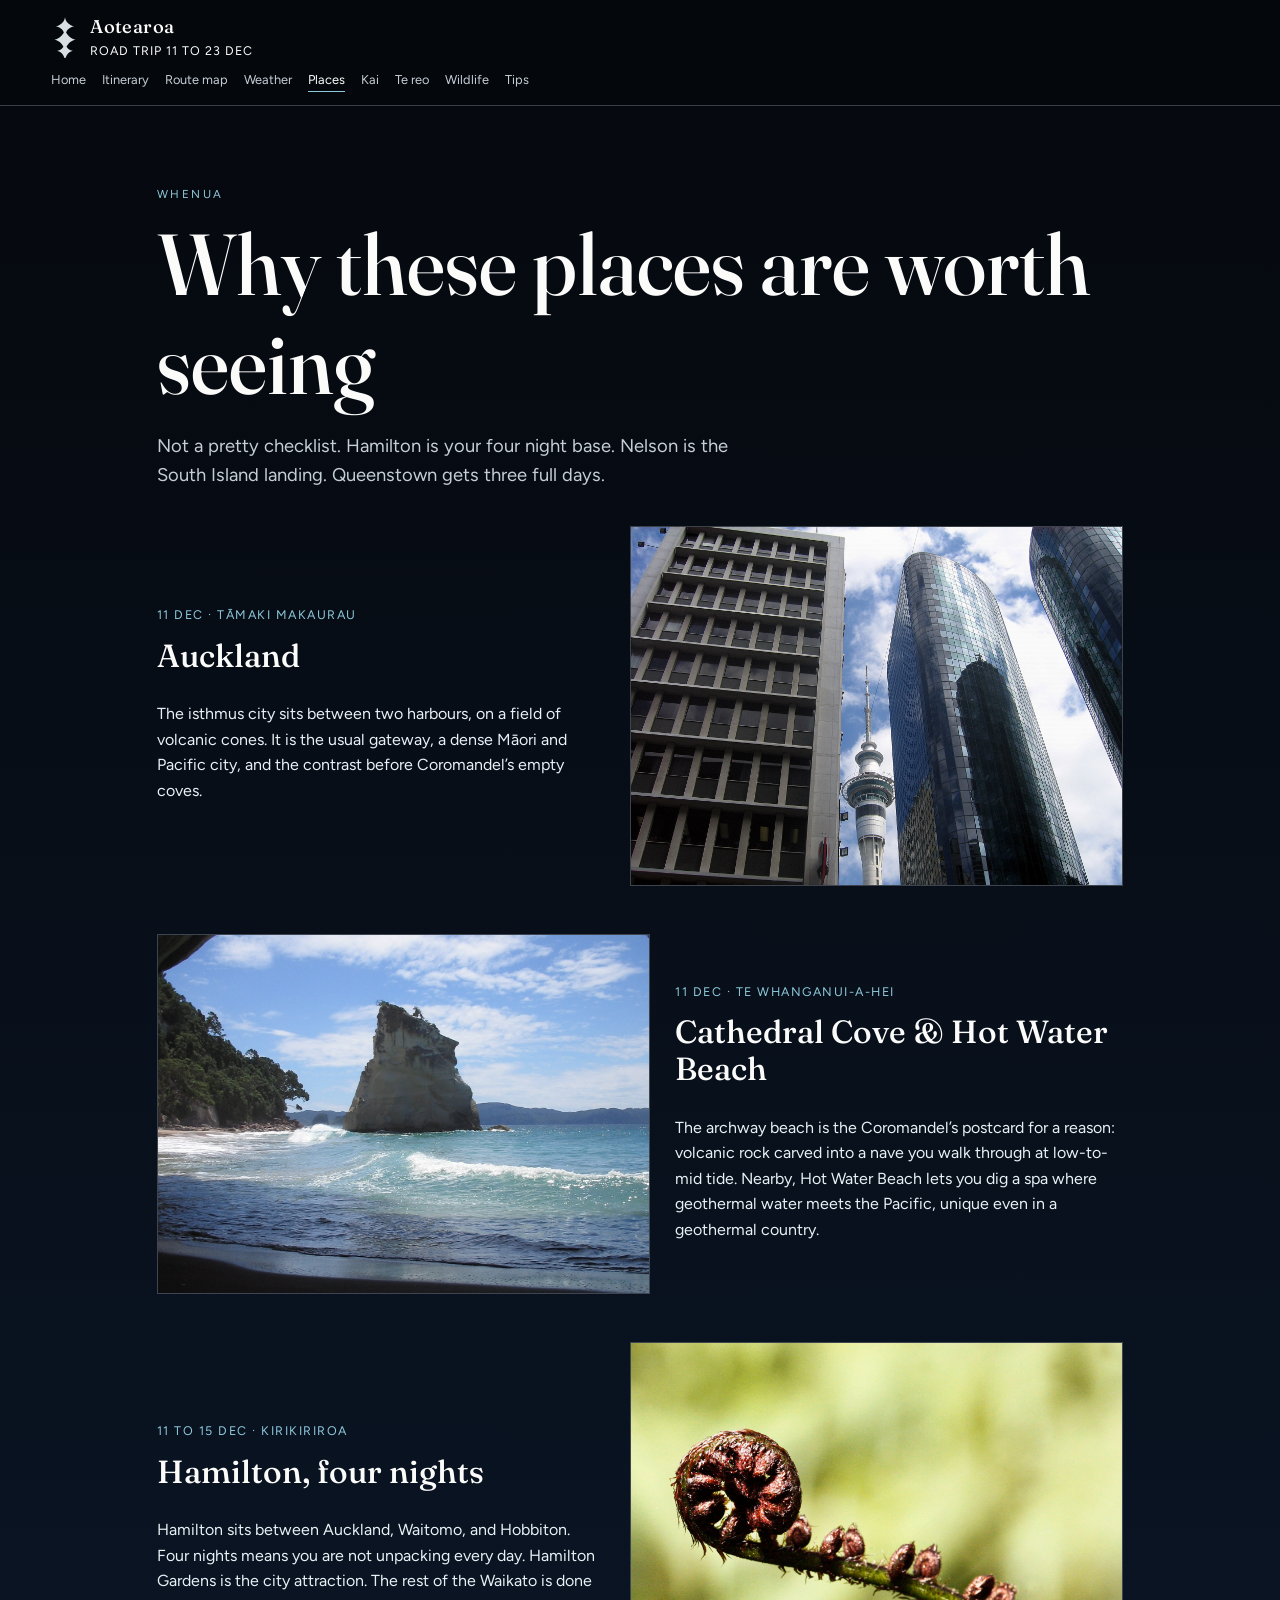
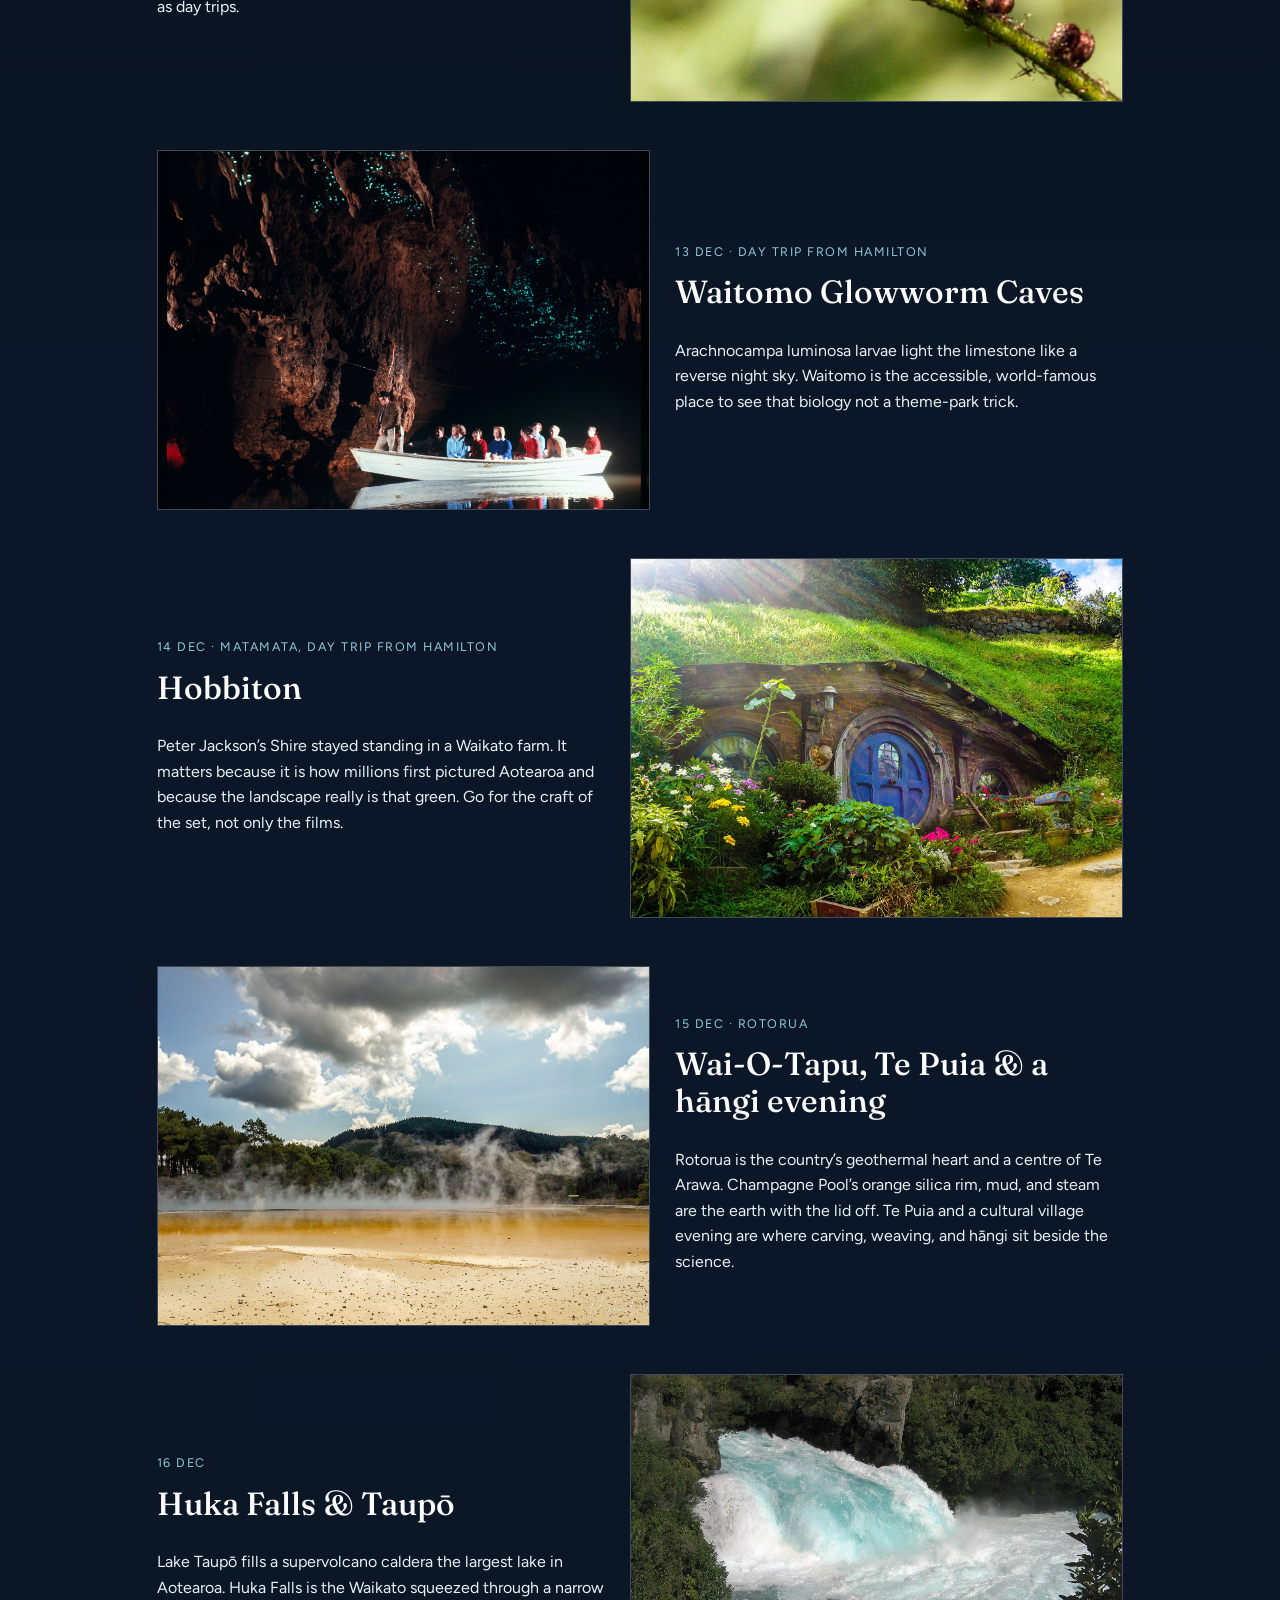
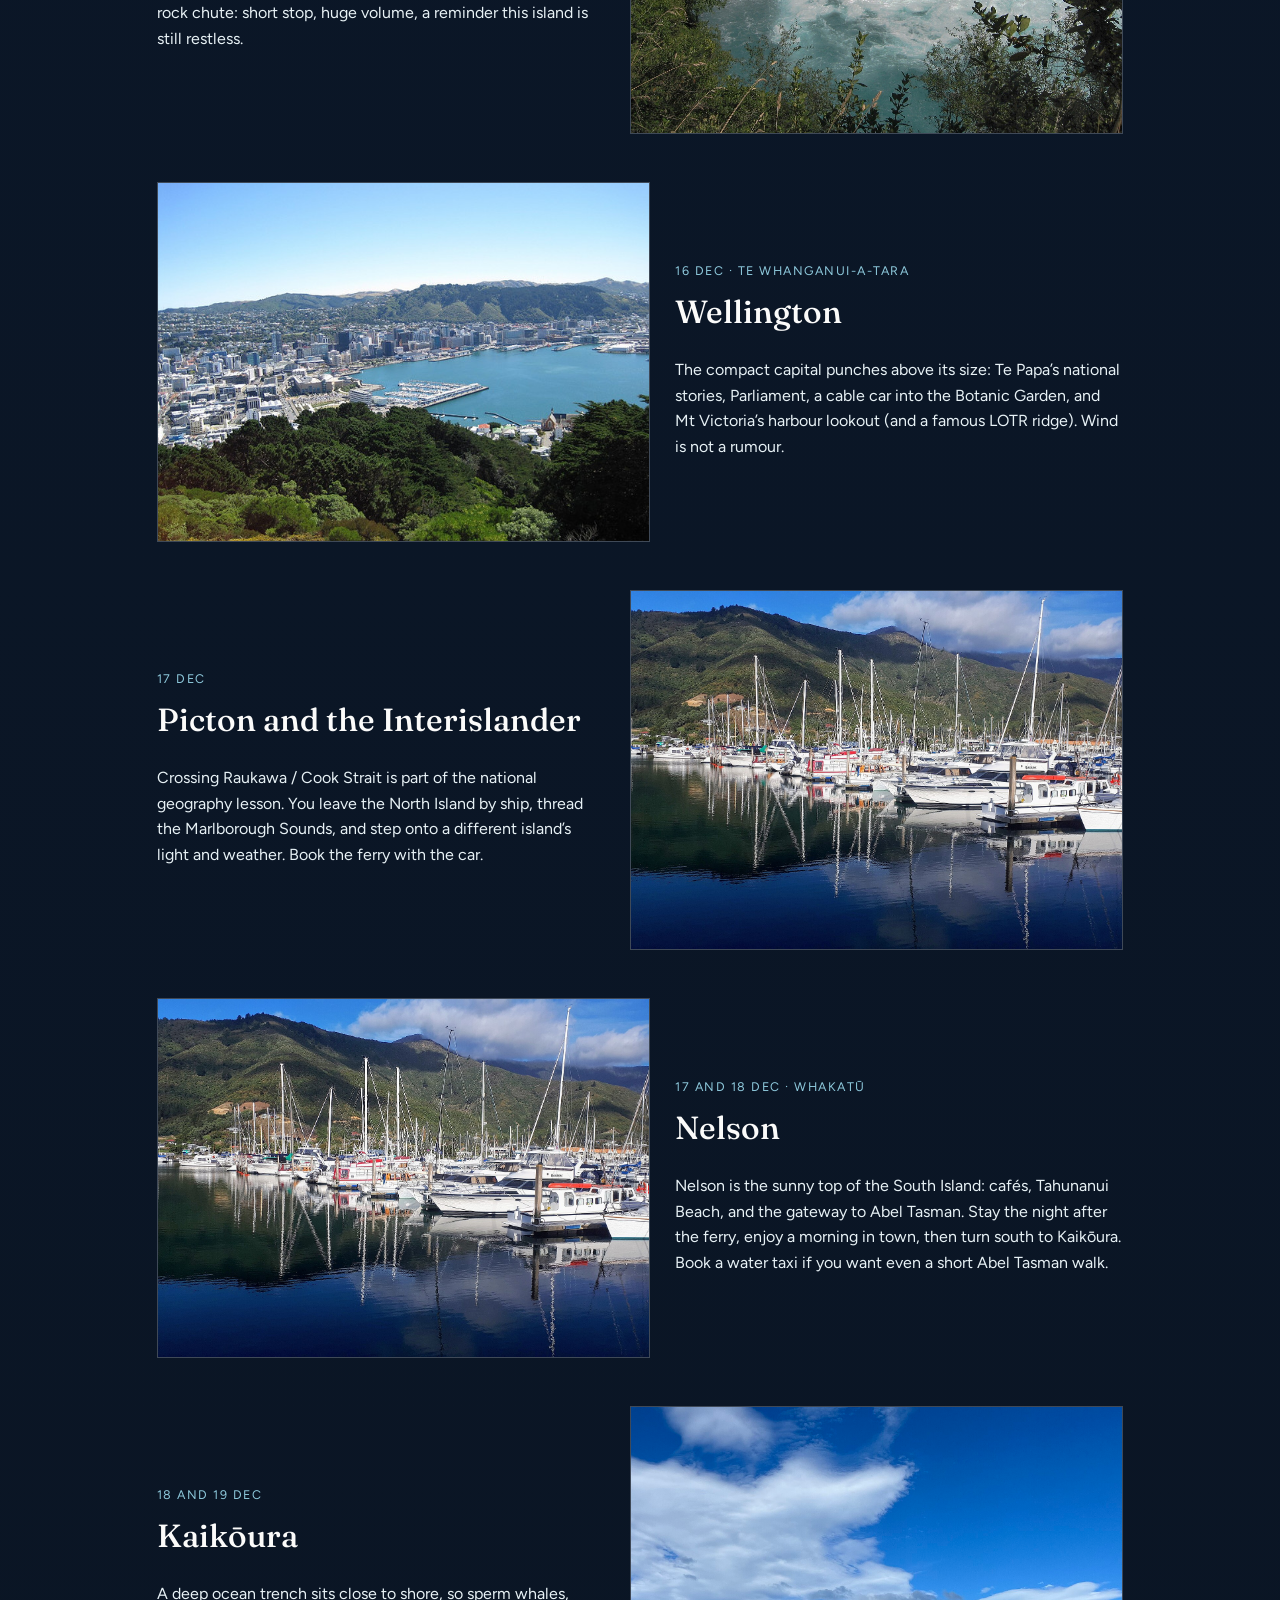
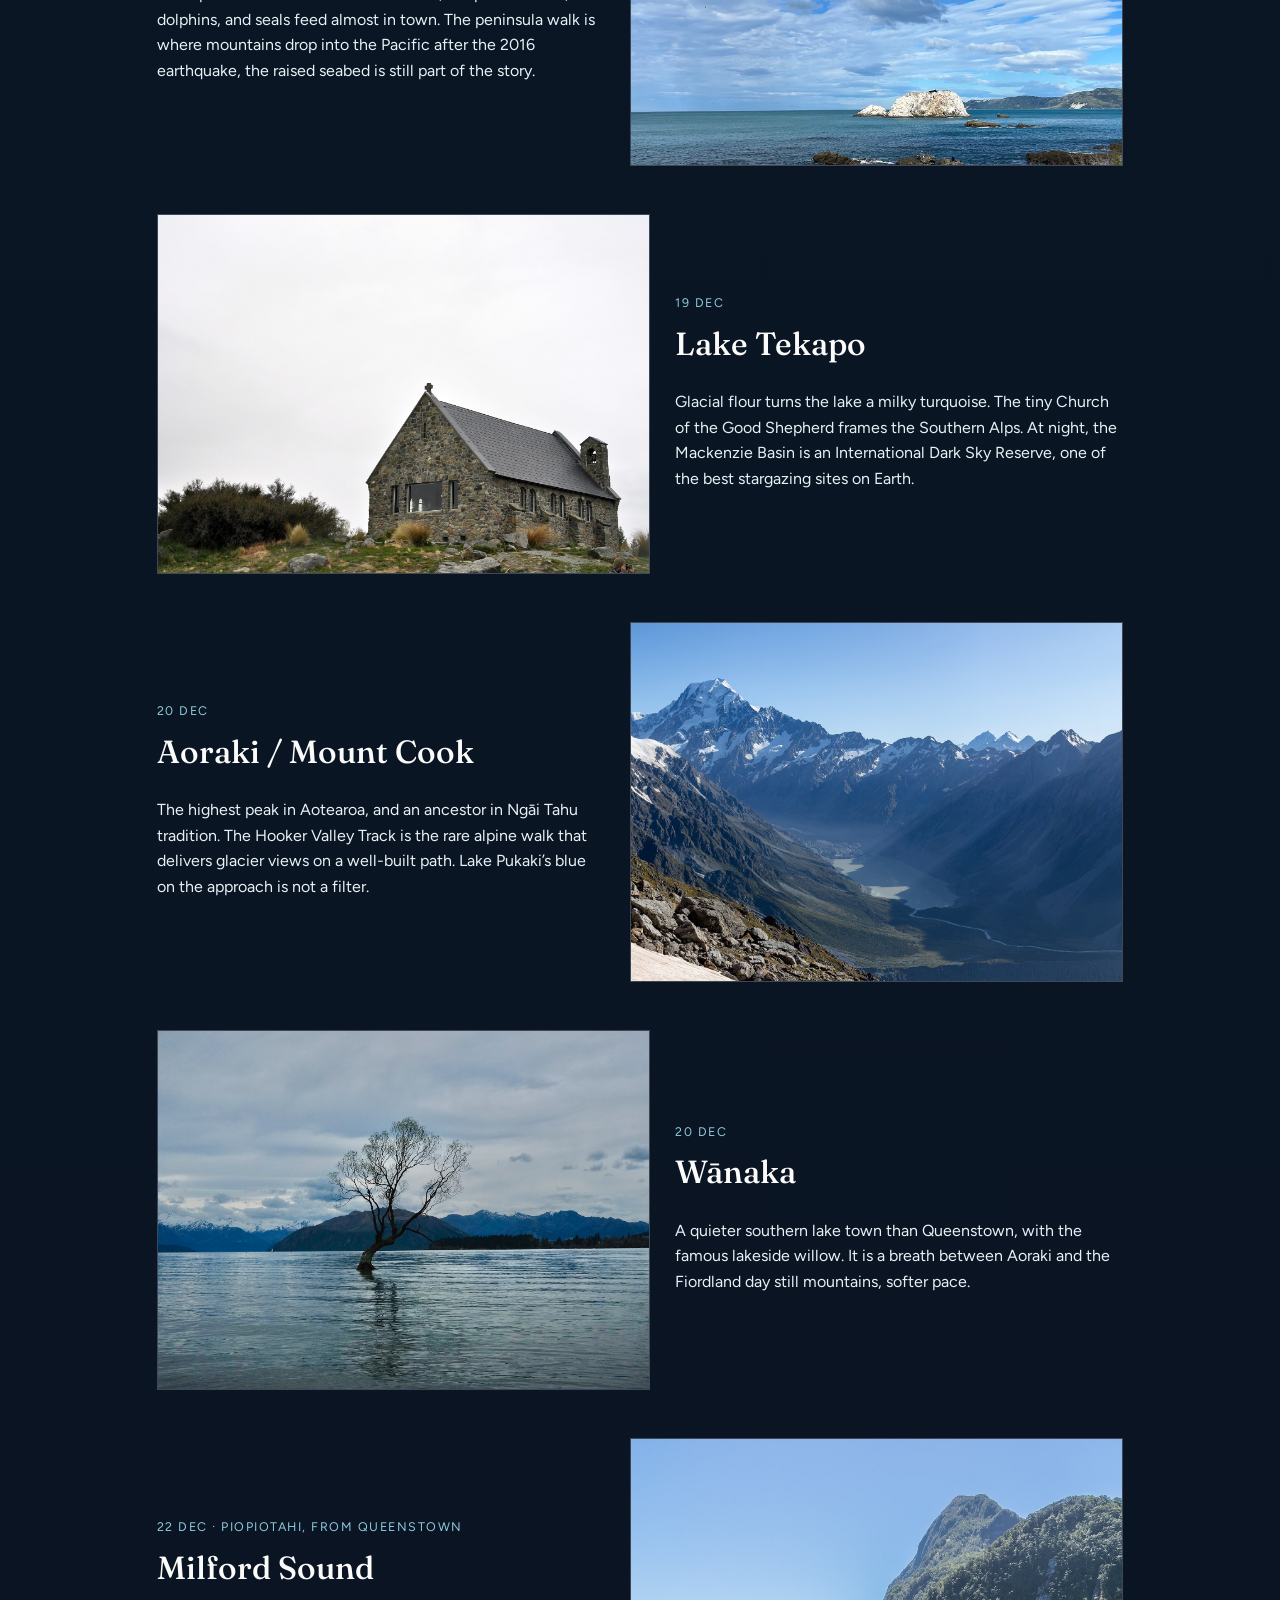
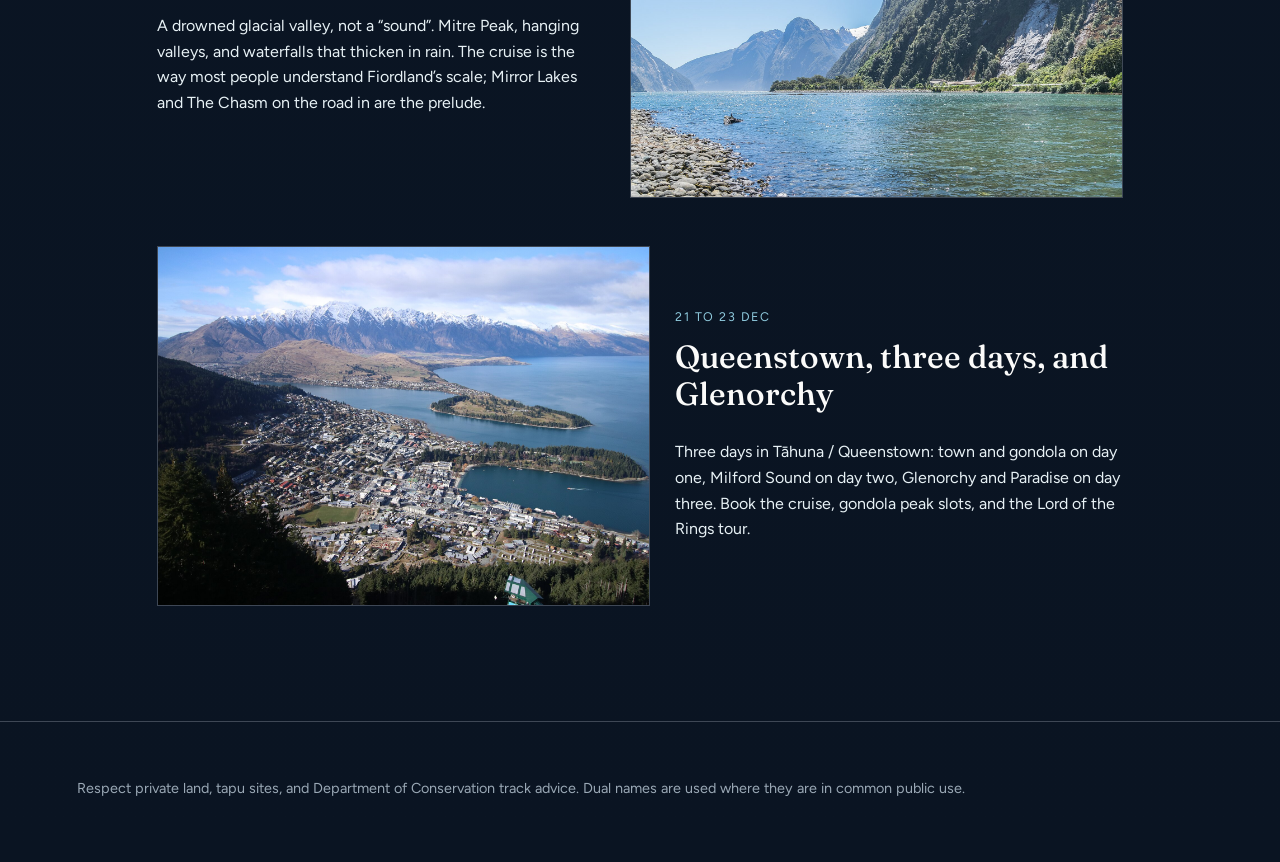
<file: places.html>
<!DOCTYPE html>
<html lang="en">
<head>
  <meta charset="UTF-8">
  <meta name="viewport" content="width=device-width, initial-scale=1">
  <title>Places · why they matter</title>
  <link rel="preconnect" href="https://fonts.googleapis.com">
  <link rel="preconnect" href="https://fonts.gstatic.com" crossorigin>
  <link href="https://fonts.googleapis.com/css2?family=Figtree:wght@400;500;600&family=Fraunces:opsz,wght@9..144,500;9..144,600&display=swap" rel="stylesheet">
  <link rel="stylesheet" href="css/style.css">
</head>
<body>
  <header class="site-header" data-header></header>
  <main>
    <section class="narrow">
      <p class="kicker">Whenua</p>
      <h1>Why these places are worth seeing</h1>
      <p class="lede">Not a pretty checklist. Hamilton is your four night base. Nelson is the South Island landing. Queenstown gets three full days.</p>

      <article class="place">
        <img src="images/auckland.jpg" alt="Auckland skyline">
        <div class="place-copy">
          <p class="meta">11 Dec · Tāmaki Makaurau</p>
          <h2>Auckland</h2>
          <p>The isthmus city sits between two harbours, on a field of volcanic cones. It is the usual gateway, a dense Māori and Pacific city, and the contrast before Coromandel’s empty coves.</p>
        </div>
      </article>
      <article class="place">
        <img src="images/cathedral-cove.jpg" alt="Stone arch at Cathedral Cove">
        <div class="place-copy">
          <p class="meta">11 Dec · Te Whanganui-A-Hei</p>
          <h2>Cathedral Cove &amp; Hot Water Beach</h2>
          <p>The archway beach is the Coromandel’s postcard for a reason: volcanic rock carved into a nave you walk through at low-to-mid tide. Nearby, Hot Water Beach lets you dig a spa where geothermal water meets the Pacific, unique even in a geothermal country.</p>
        </div>
      </article>
      <article class="place">
        <img src="images/fern.jpg" alt="Silver fern frond, a stand in for green Waikato around Hamilton">
        <div class="place-copy">
          <p class="meta">11 to 15 Dec · Kirikiriroa</p>
          <h2>Hamilton, four nights</h2>
          <p>Hamilton sits between Auckland, Waitomo, and Hobbiton. Four nights means you are not unpacking every day. Hamilton Gardens is the city attraction. The rest of the Waikato is done as day trips.</p>
        </div>
      </article>
      <article class="place">
        <img src="images/waitomo.jpg" alt="Glowworm grotto in Waitomo">
        <div class="place-copy">
          <p class="meta">13 Dec · day trip from Hamilton</p>
          <h2>Waitomo Glowworm Caves</h2>
          <p>Arachnocampa luminosa larvae light the limestone like a reverse night sky. Waitomo is the accessible, world-famous place to see that biology not a theme-park trick.</p>
        </div>
      </article>
      <article class="place">
        <img src="images/hobbiton.jpg" alt="Hobbit holes at the movie set near Matamata">
        <div class="place-copy">
          <p class="meta">14 Dec · Matamata, day trip from Hamilton</p>
          <h2>Hobbiton</h2>
          <p>Peter Jackson’s Shire stayed standing in a Waikato farm. It matters because it is how millions first pictured Aotearoa and because the landscape really is that green. Go for the craft of the set, not only the films.</p>
        </div>
      </article>
      <article class="place">
        <img src="images/waiotapu.jpg" alt="Orange silica edge of the Champagne Pool">
        <div class="place-copy">
          <p class="meta">15 Dec · Rotorua</p>
          <h2>Wai-O-Tapu, Te Puia &amp; a hāngi evening</h2>
          <p>Rotorua is the country’s geothermal heart and a centre of Te Arawa. Champagne Pool’s orange silica rim, mud, and steam are the earth with the lid off. Te Puia and a cultural village evening are where carving, weaving, and hāngi sit beside the science.</p>
        </div>
      </article>
      <article class="place">
        <img src="images/huka.jpg" alt="Huka Falls on the Waikato River">
        <div class="place-copy">
          <p class="meta">16 Dec</p>
          <h2>Huka Falls &amp; Taupō</h2>
          <p>Lake Taupō fills a supervolcano caldera the largest lake in Aotearoa. Huka Falls is the Waikato squeezed through a narrow rock chute: short stop, huge volume, a reminder this island is still restless.</p>
        </div>
      </article>
      <article class="place">
        <img src="images/wellington.jpg" alt="Wellington seen from Mount Victoria">
        <div class="place-copy">
          <p class="meta">16 Dec · Te Whanganui-a-Tara</p>
          <h2>Wellington</h2>
          <p>The compact capital punches above its size: Te Papa’s national stories, Parliament, a cable car into the Botanic Garden, and Mt Victoria’s harbour lookout (and a famous LOTR ridge). Wind is not a rumour.</p>
        </div>
      </article>
      <article class="place">
        <img src="images/picton.jpg" alt="Picton harbour">
        <div class="place-copy">
          <p class="meta">17 Dec</p>
          <h2>Picton and the Interislander</h2>
          <p>Crossing Raukawa / Cook Strait is part of the national geography lesson. You leave the North Island by ship, thread the Marlborough Sounds, and step onto a different island’s light and weather. Book the ferry with the car.</p>
        </div>
      </article>
      <article class="place">
        <img src="images/picton.jpg" alt="Marlborough Sounds, the drive from Picton toward Nelson">
        <div class="place-copy">
          <p class="meta">17 and 18 Dec · Whakatū</p>
          <h2>Nelson</h2>
          <p>Nelson is the sunny top of the South Island: cafés, Tahunanui Beach, and the gateway to Abel Tasman. Stay the night after the ferry, enjoy a morning in town, then turn south to Kaikōura. Book a water taxi if you want even a short Abel Tasman walk.</p>
        </div>
      </article>
      <article class="place">
        <img src="images/kaikoura.jpg" alt="Kaikōura coast">
        <div class="place-copy">
          <p class="meta">18 and 19 Dec</p>
          <h2>Kaikōura</h2>
          <p>A deep ocean trench sits close to shore, so sperm whales, dolphins, and seals feed almost in town. The peninsula walk is where mountains drop into the Pacific after the 2016 earthquake, the raised seabed is still part of the story.</p>
        </div>
      </article>
      <article class="place">
        <img src="images/tekapo.jpg" alt="Church of the Good Shepherd beside Lake Tekapo">
        <div class="place-copy">
          <p class="meta">19 Dec</p>
          <h2>Lake Tekapo</h2>
          <p>Glacial flour turns the lake a milky turquoise. The tiny Church of the Good Shepherd frames the Southern Alps. At night, the Mackenzie Basin is an International Dark Sky Reserve, one of the best stargazing sites on Earth.</p>
        </div>
      </article>
      <article class="place">
        <img src="images/mt-cook.jpg" alt="Aoraki / Mount Cook">
        <div class="place-copy">
          <p class="meta">20 Dec</p>
          <h2>Aoraki / Mount Cook</h2>
          <p>The highest peak in Aotearoa, and an ancestor in Ngāi Tahu tradition. The Hooker Valley Track is the rare alpine walk that delivers glacier views on a well-built path. Lake Pukaki’s blue on the approach is not a filter.</p>
        </div>
      </article>
      <article class="place">
        <img src="images/wanaka.jpg" alt="The lone willow in Lake Wānaka">
        <div class="place-copy">
          <p class="meta">20 Dec</p>
          <h2>Wānaka</h2>
          <p>A quieter southern lake town than Queenstown, with the famous lakeside willow. It is a breath between Aoraki and the Fiordland day still mountains, softer pace.</p>
        </div>
      </article>
      <article class="place">
        <img src="images/milford.jpg" alt="Milford Sound in Fiordland">
        <div class="place-copy">
          <p class="meta">22 Dec · Piopiotahi, from Queenstown</p>
          <h2>Milford Sound</h2>
          <p>A drowned glacial valley, not a “sound”. Mitre Peak, hanging valleys, and waterfalls that thicken in rain. The cruise is the way most people understand Fiordland’s scale; Mirror Lakes and The Chasm on the road in are the prelude.</p>
        </div>
      </article>
      <article class="place">
        <img src="images/queenstown.jpg" alt="Queenstown and Lake Wakatipu">
        <div class="place-copy">
          <p class="meta">21 to 23 Dec</p>
          <h2>Queenstown, three days, and Glenorchy</h2>
          <p>Three days in Tāhuna / Queenstown: town and gondola on day one, Milford Sound on day two, Glenorchy and Paradise on day three. Book the cruise, gondola peak slots, and the Lord of the Rings tour.</p>
        </div>
      </article>
    </section>
  </main>
  <footer><p>Respect private land, tapu sites, and Department of Conservation track advice. Dual names are used where they are in common public use.</p></footer>
  <script src="js/site.js"></script>
</body>
</html>
</file>
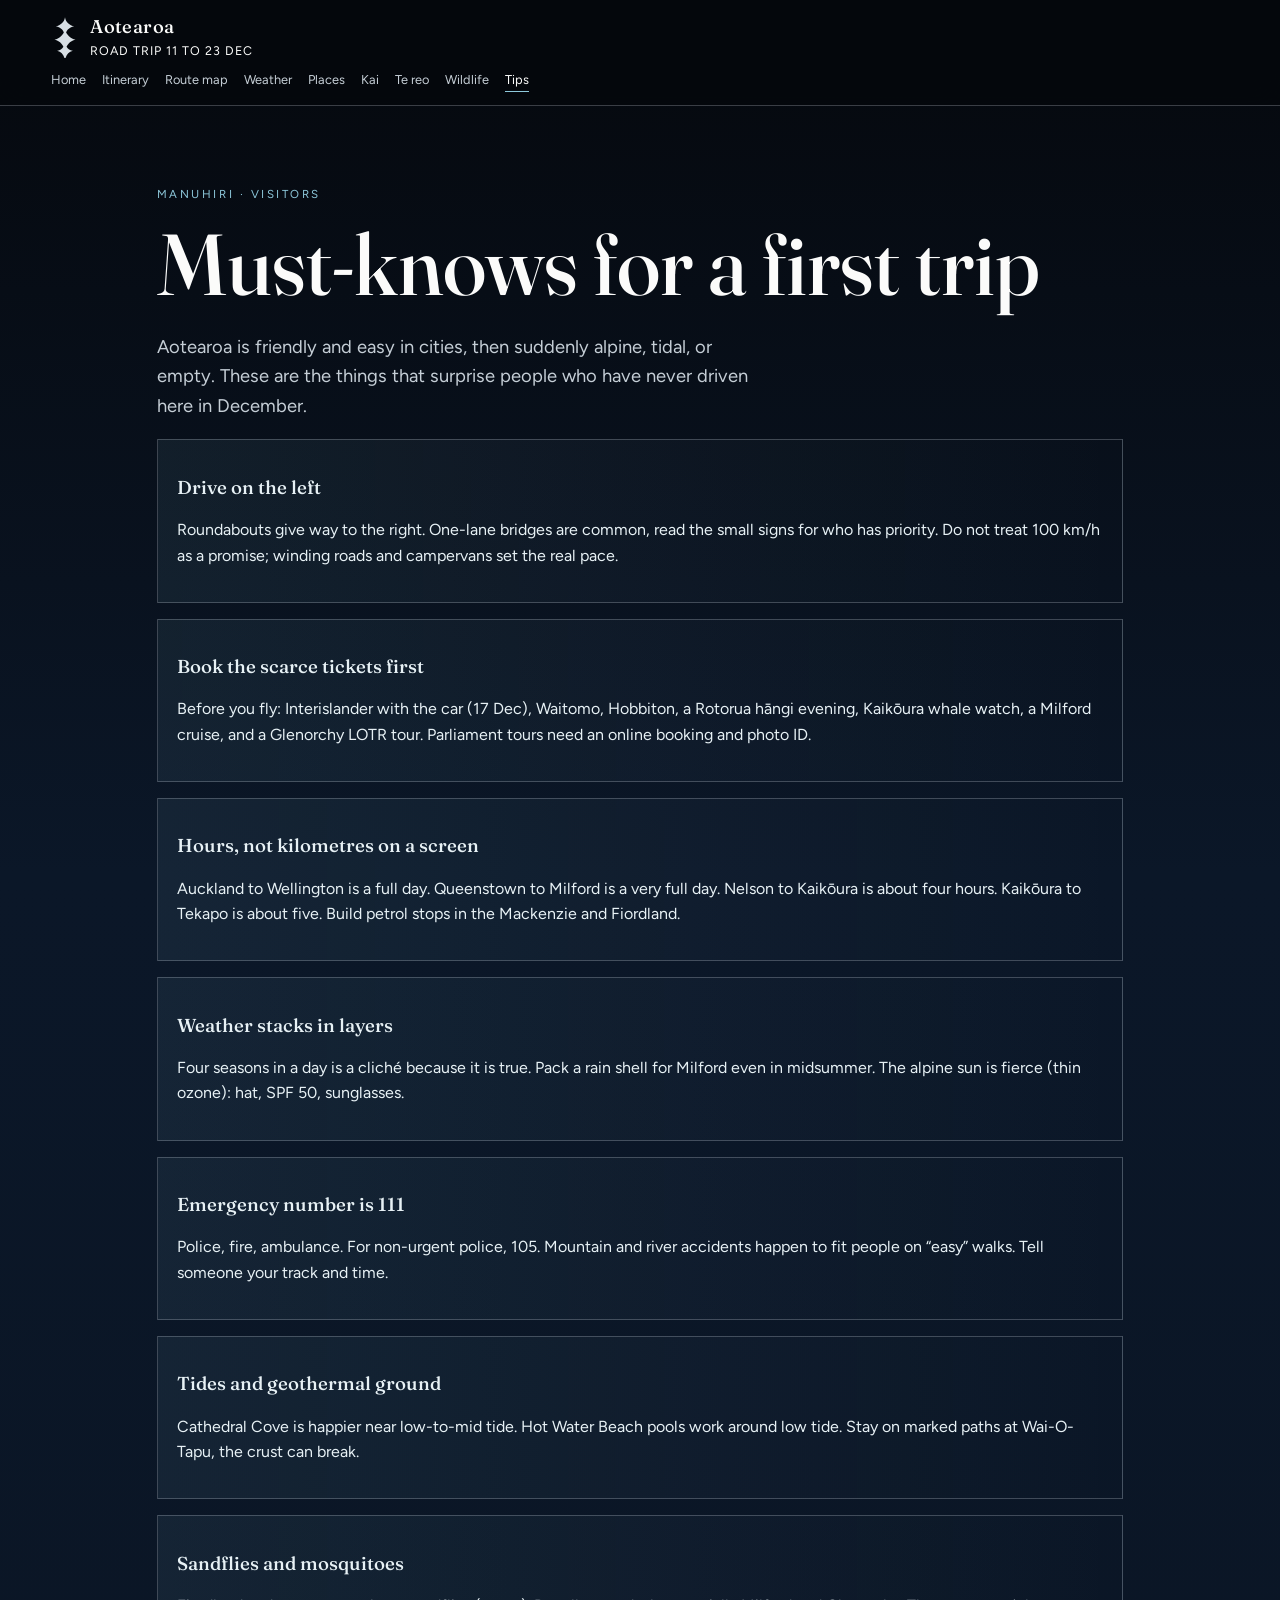
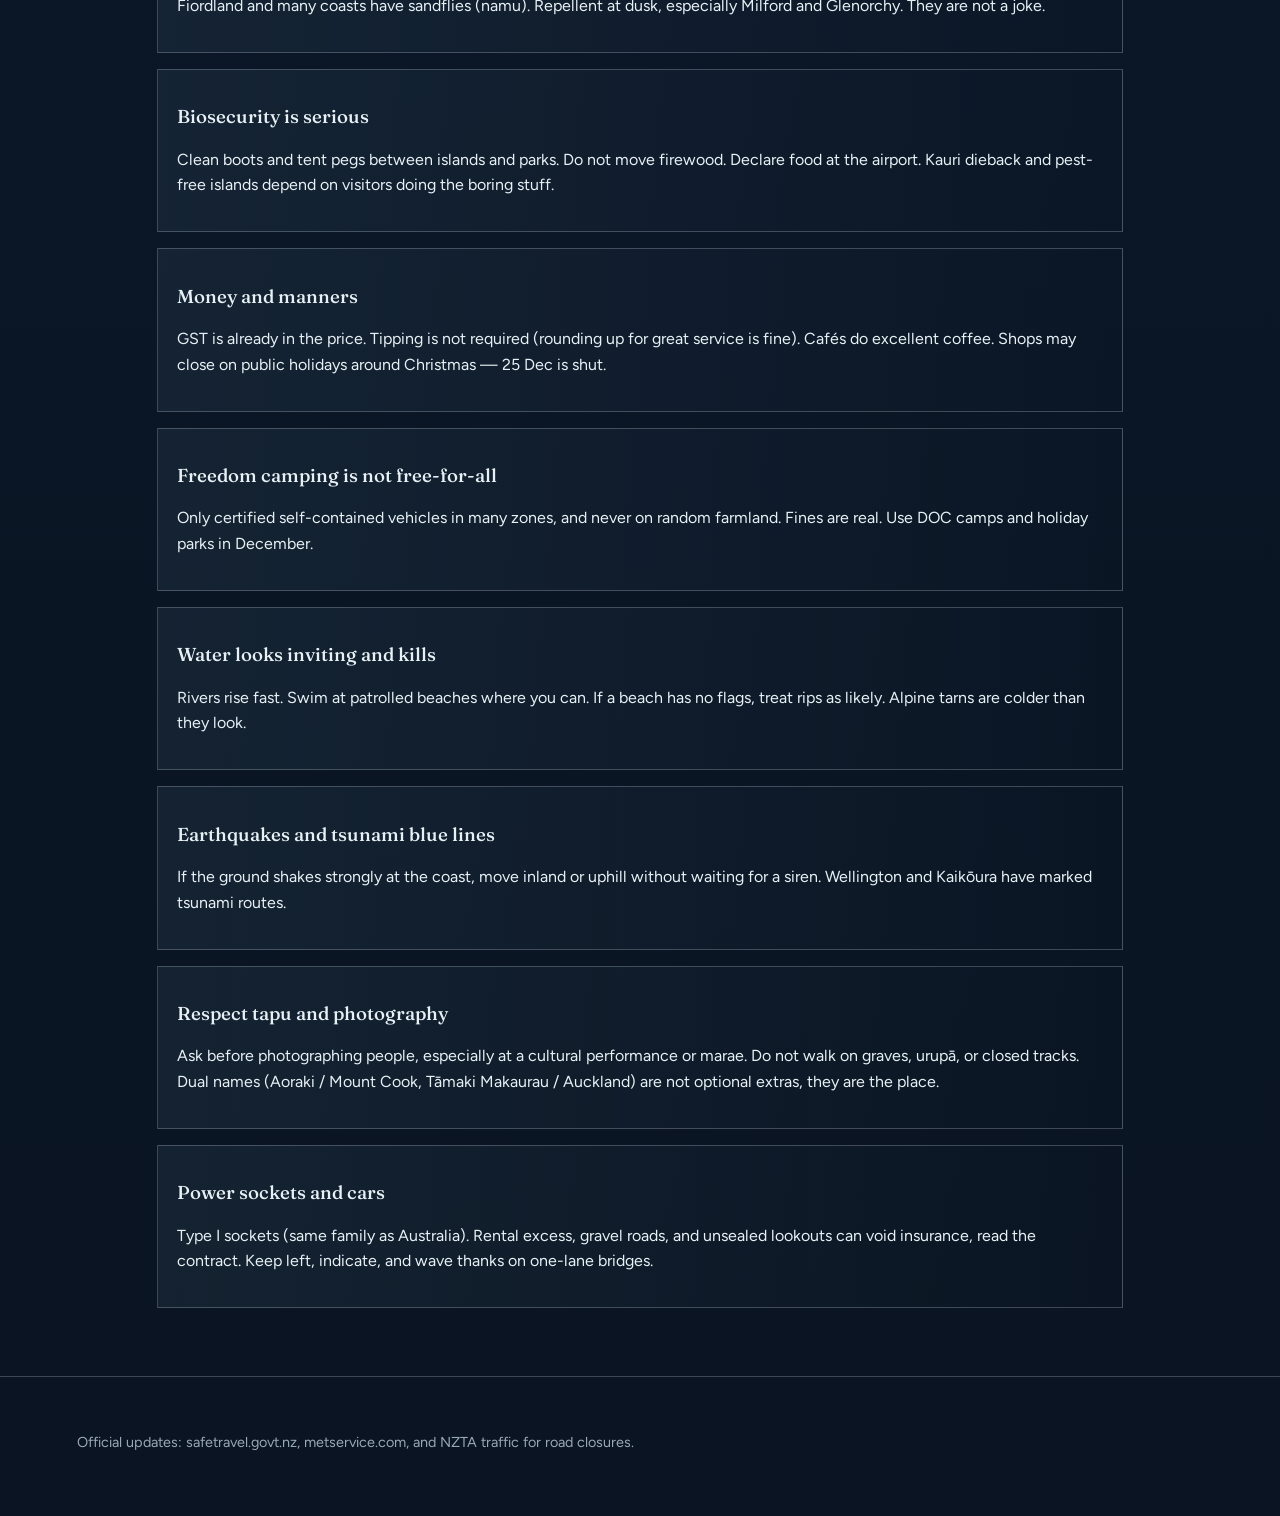
<file: tips.html>
<!DOCTYPE html>
<html lang="en">
<head>
  <meta charset="UTF-8">
  <meta name="viewport" content="width=device-width, initial-scale=1">
  <title>First visit · must-knows</title>
  <link rel="preconnect" href="https://fonts.googleapis.com">
  <link rel="preconnect" href="https://fonts.gstatic.com" crossorigin>
  <link href="https://fonts.googleapis.com/css2?family=Figtree:wght@400;500;600&family=Fraunces:opsz,wght@9..144,500;9..144,600&display=swap" rel="stylesheet">
  <link rel="stylesheet" href="css/style.css">
</head>
<body>
  <header class="site-header" data-header></header>
  <main>
    <section class="narrow">
      <p class="kicker">Manuhiri · visitors</p>
      <h1>Must-knows for a first trip</h1>
      <p class="lede">Aotearoa is friendly and easy in cities, then suddenly alpine, tidal, or empty. These are the things that surprise people who have never driven here in December.</p>
      <div class="tips">
        <article class="tip"><h3>Drive on the left</h3><p>Roundabouts give way to the right. One-lane bridges are common,  read the small signs for who has priority. Do not treat 100 km/h as a promise; winding roads and campervans set the real pace.</p></article>
        <article class="tip"><h3>Book the scarce tickets first</h3><p>Before you fly: Interislander with the car (17 Dec), Waitomo, Hobbiton, a Rotorua hāngi evening, Kaikōura whale watch, a Milford cruise, and a Glenorchy LOTR tour. Parliament tours need an online booking and photo ID.</p></article>
        <article class="tip"><h3>Hours, not kilometres on a screen</h3><p>Auckland to Wellington is a full day. Queenstown to Milford is a very full day. Nelson to Kaikōura is about four hours. Kaikōura to Tekapo is about five. Build petrol stops in the Mackenzie and Fiordland.</p></article>
        <article class="tip"><h3>Weather stacks in layers</h3><p>Four seasons in a day is a cliché because it is true. Pack a rain shell for Milford even in midsummer. The alpine sun is fierce (thin ozone): hat, SPF 50, sunglasses.</p></article>
        <article class="tip"><h3>Emergency number is 111</h3><p>Police, fire, ambulance. For non-urgent police, 105. Mountain and river accidents happen to fit people on “easy” walks. Tell someone your track and time.</p></article>
        <article class="tip"><h3>Tides and geothermal ground</h3><p>Cathedral Cove is happier near low-to-mid tide. Hot Water Beach pools work around low tide. Stay on marked paths at Wai-O-Tapu, the crust can break.</p></article>
        <article class="tip"><h3>Sandflies and mosquitoes</h3><p>Fiordland and many coasts have sandflies (namu). Repellent at dusk, especially Milford and Glenorchy. They are not a joke.</p></article>
        <article class="tip"><h3>Biosecurity is serious</h3><p>Clean boots and tent pegs between islands and parks. Do not move firewood. Declare food at the airport. Kauri dieback and pest-free islands depend on visitors doing the boring stuff.</p></article>
        <article class="tip"><h3>Money and manners</h3><p>GST is already in the price. Tipping is not required (rounding up for great service is fine). Cafés do excellent coffee. Shops may close on public holidays around Christmas — 25 Dec is shut.</p></article>
        <article class="tip"><h3>Freedom camping is not free-for-all</h3><p>Only certified self-contained vehicles in many zones, and never on random farmland. Fines are real. Use DOC camps and holiday parks in December.</p></article>
        <article class="tip"><h3>Water looks inviting and kills</h3><p>Rivers rise fast. Swim at patrolled beaches where you can. If a beach has no flags, treat rips as likely. Alpine tarns are colder than they look.</p></article>
        <article class="tip"><h3>Earthquakes and tsunami blue lines</h3><p>If the ground shakes strongly at the coast, move inland or uphill without waiting for a siren. Wellington and Kaikōura have marked tsunami routes.</p></article>
        <article class="tip"><h3>Respect tapu and photography</h3><p>Ask before photographing people, especially at a cultural performance or marae. Do not walk on graves, urupā, or closed tracks. Dual names (Aoraki / Mount Cook, Tāmaki Makaurau / Auckland) are not optional extras, they are the place.</p></article>
        <article class="tip"><h3>Power sockets and cars</h3><p>Type I sockets (same family as Australia). Rental excess, gravel roads, and unsealed lookouts can void insurance, read the contract. Keep left, indicate, and wave thanks on one-lane bridges.</p></article>
      </div>
    </section>
  </main>
  <footer><p>Official updates: safetravel.govt.nz, metservice.com, and NZTA traffic for road closures.</p></footer>
  <script src="js/site.js"></script>
</body>
</html>
</file>
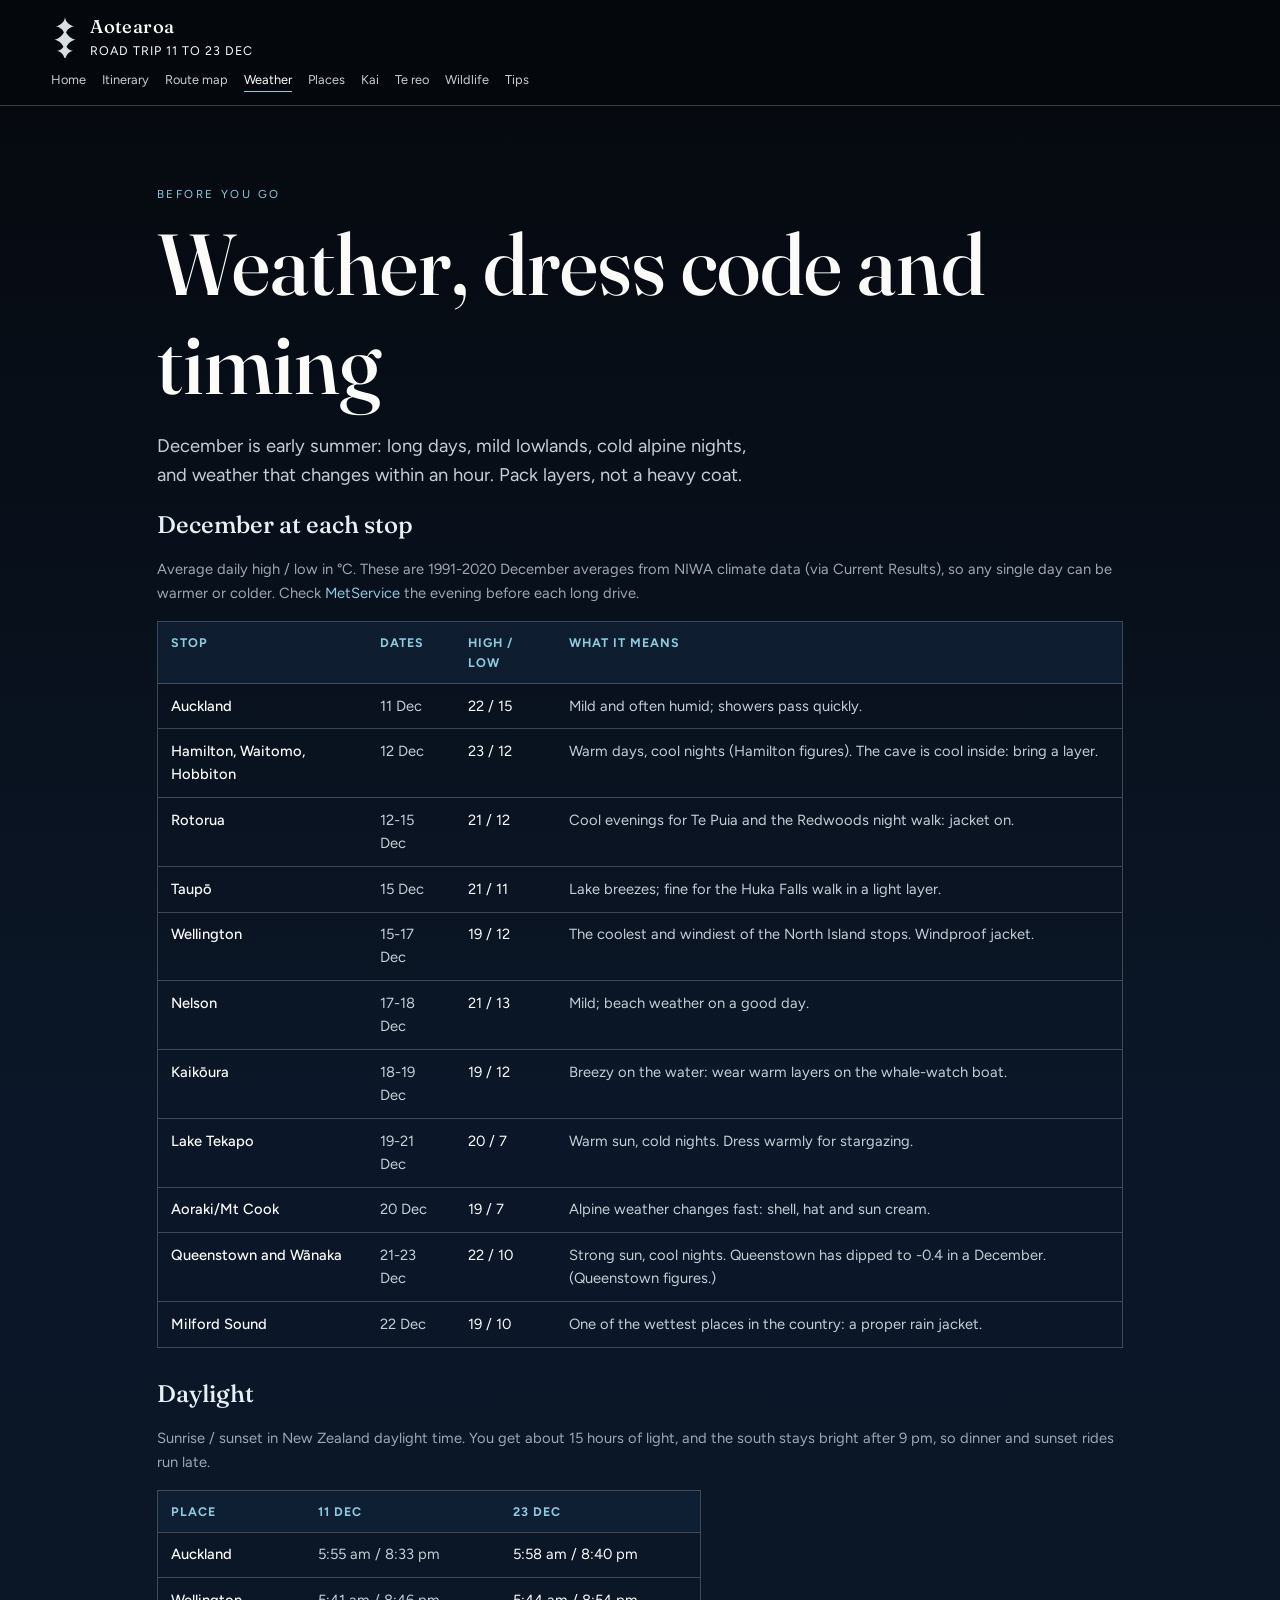
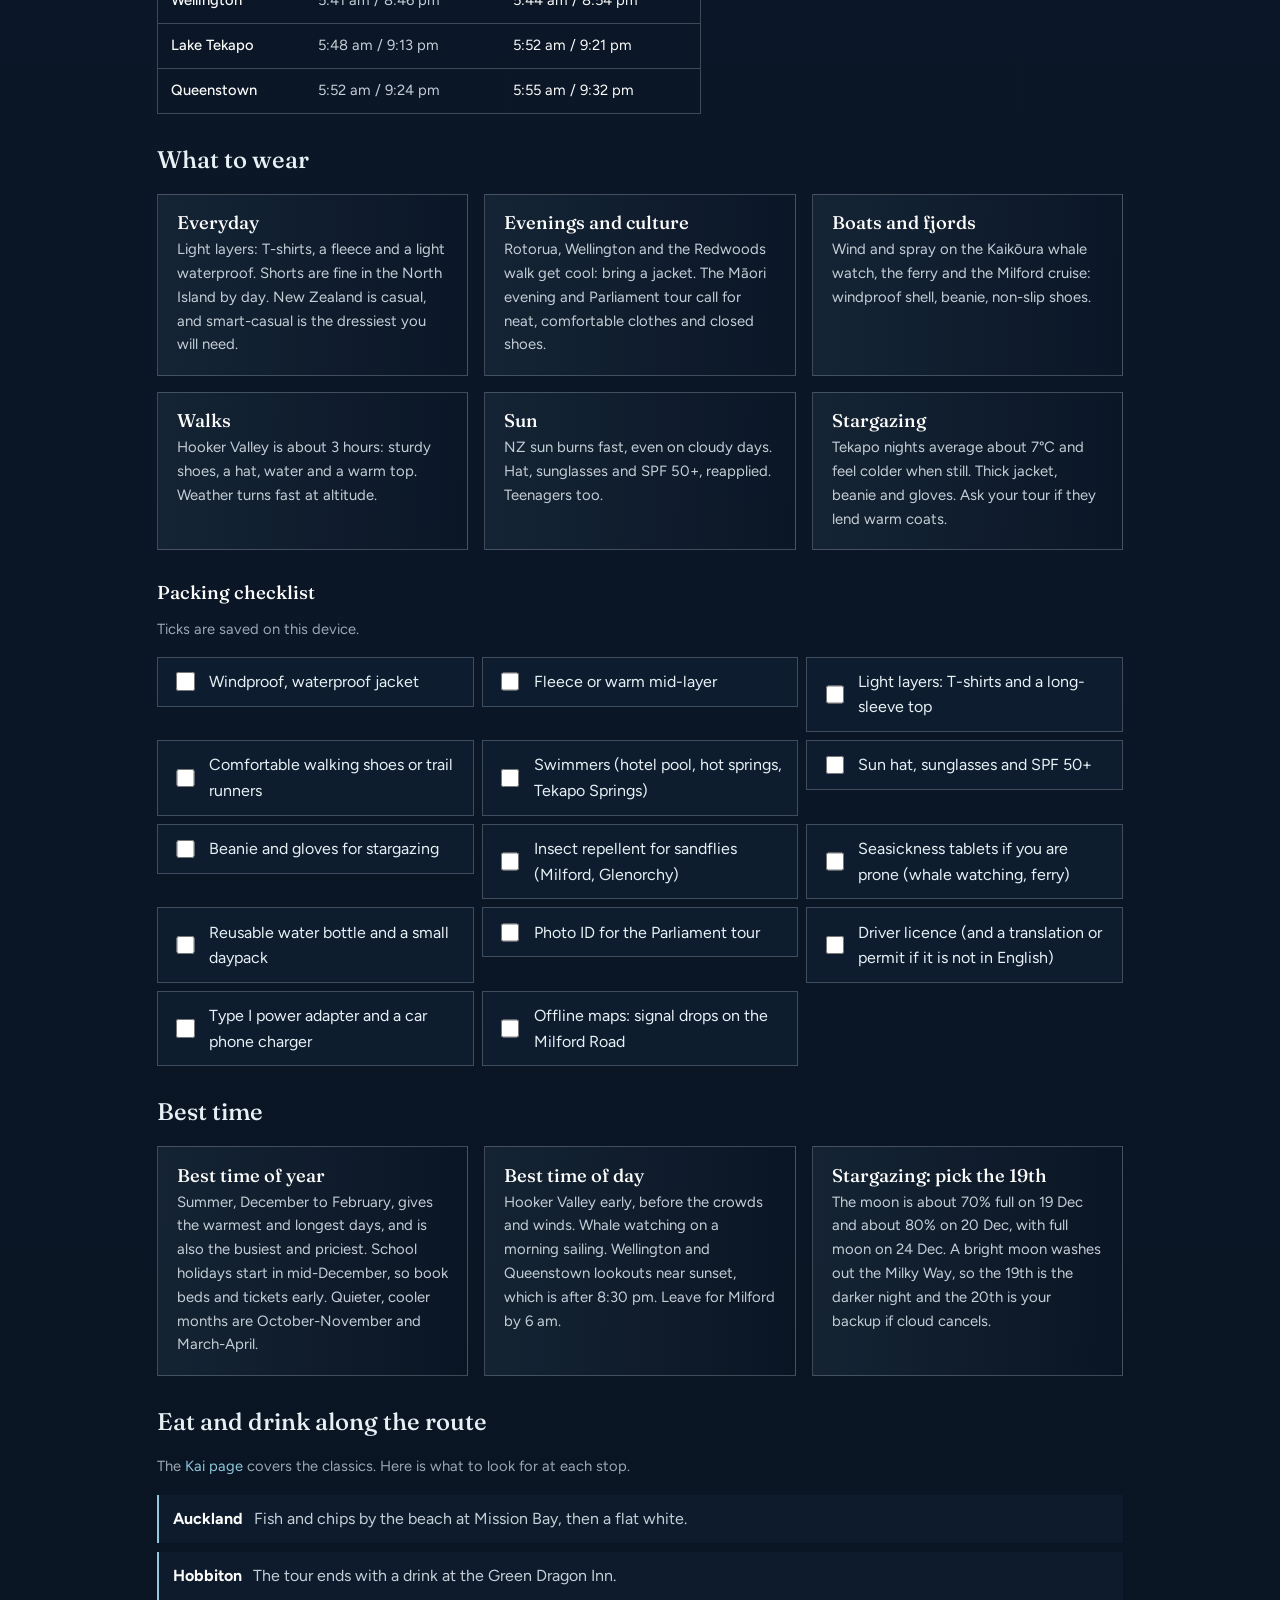
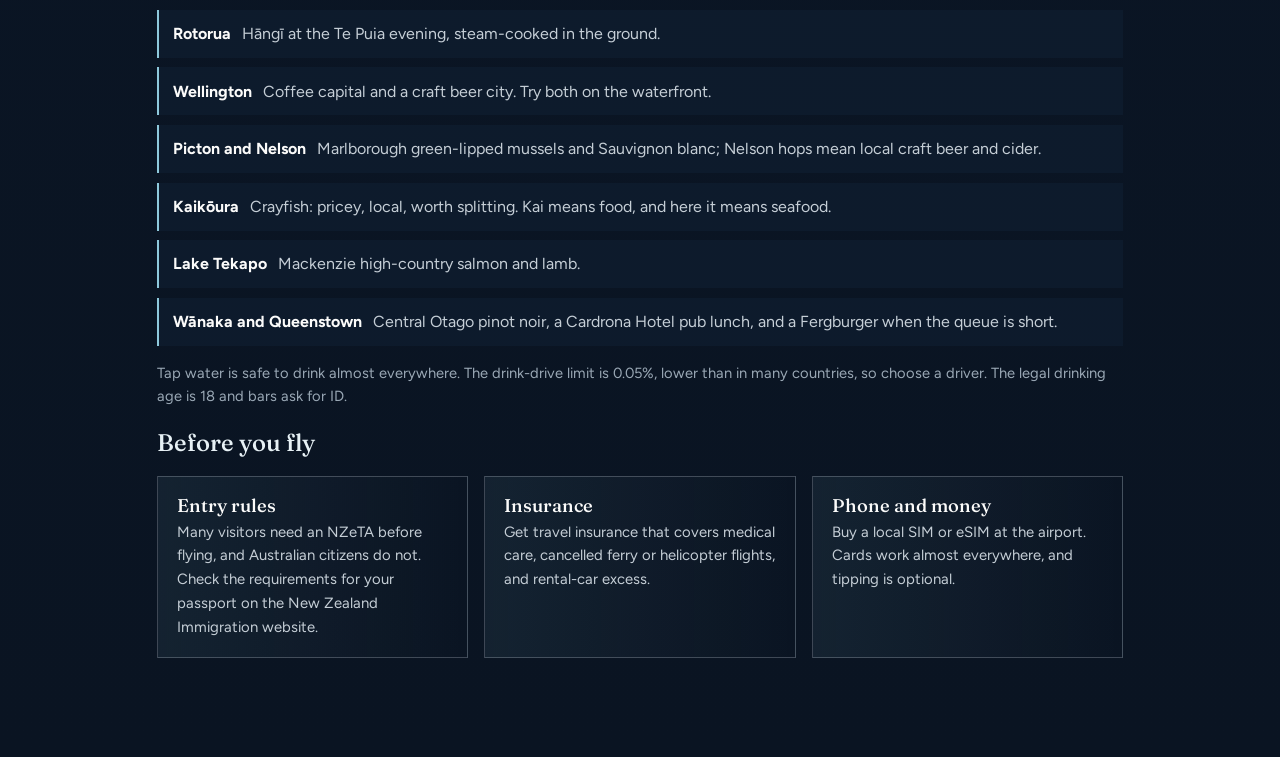
<file: weather.html>
<!DOCTYPE html>
<html lang="en">
<head>
  <meta charset="UTF-8">
  <meta name="viewport" content="width=device-width, initial-scale=1">
  <title>Weather and packing · Aotearoa road trip</title>
  <link rel="preconnect" href="https://fonts.googleapis.com">
  <link rel="preconnect" href="https://fonts.gstatic.com" crossorigin>
  <link href="https://fonts.googleapis.com/css2?family=Figtree:wght@400;500;600&family=Fraunces:opsz,wght@9..144,500;9..144,600&display=swap" rel="stylesheet">
  <link rel="stylesheet" href="css/style.css">
  <link rel="stylesheet" href="css/weather.css">
</head>
<body>
  <a class="skip" href="#content">Skip to content</a>
  <header class="site-header" data-header></header>
  <main id="content">
    <section class="narrow">
      <p class="kicker">Before you go</p>
      <h1>Weather, dress code and timing</h1>
      <p class="lede">December is early summer: long days, mild lowlands, cold alpine nights, and weather that changes within an hour. Pack layers, not a heavy coat.</p>

      <h2>December at each stop</h2>
      <p class="muted">Average daily high / low in °C. These are 1991-2020 December averages from NIWA climate data (via Current Results), so any single day can be warmer or colder. Check <a href="https://www.metservice.com" target="_blank" rel="noopener">MetService</a> the evening before each long drive.</p>
      <div class="tablewrap"><table><thead><tr><th>Stop</th><th>Dates</th><th>High / low</th><th>What it means</th></tr></thead><tbody><tr><th scope="row">Auckland</th><td>11 Dec</td><td>22 / 15</td><td>Mild and often humid; showers pass quickly.</td></tr><tr><th scope="row">Hamilton, Waitomo, Hobbiton</th><td>12 Dec</td><td>23 / 12</td><td>Warm days, cool nights (Hamilton figures). The cave is cool inside: bring a layer.</td></tr><tr><th scope="row">Rotorua</th><td>12-15 Dec</td><td>21 / 12</td><td>Cool evenings for Te Puia and the Redwoods night walk: jacket on.</td></tr><tr><th scope="row">Taupō</th><td>15 Dec</td><td>21 / 11</td><td>Lake breezes; fine for the Huka Falls walk in a light layer.</td></tr><tr><th scope="row">Wellington</th><td>15-17 Dec</td><td>19 / 12</td><td>The coolest and windiest of the North Island stops. Windproof jacket.</td></tr><tr><th scope="row">Nelson</th><td>17-18 Dec</td><td>21 / 13</td><td>Mild; beach weather on a good day.</td></tr><tr><th scope="row">Kaikōura</th><td>18-19 Dec</td><td>19 / 12</td><td>Breezy on the water: wear warm layers on the whale-watch boat.</td></tr><tr><th scope="row">Lake Tekapo</th><td>19-21 Dec</td><td>20 / 7</td><td>Warm sun, cold nights. Dress warmly for stargazing.</td></tr><tr><th scope="row">Aoraki/Mt Cook</th><td>20 Dec</td><td>19 / 7</td><td>Alpine weather changes fast: shell, hat and sun cream.</td></tr><tr><th scope="row">Queenstown and Wānaka</th><td>21-23 Dec</td><td>22 / 10</td><td>Strong sun, cool nights. Queenstown has dipped to -0.4 in a December. (Queenstown figures.)</td></tr><tr><th scope="row">Milford Sound</th><td>22 Dec</td><td>19 / 10</td><td>One of the wettest places in the country: a proper rain jacket.</td></tr></tbody></table></div>

      <h2>Daylight</h2>
      <p class="muted">Sunrise / sunset in New Zealand daylight time. You get about 15 hours of light, and the south stays bright after 9 pm, so dinner and sunset rides run late.</p>
      <div class="tablewrap small"><table><thead><tr><th>Place</th><th>11 Dec</th><th>23 Dec</th></tr></thead><tbody><tr><th scope="row">Auckland</th><td>5:55 am / 8:33 pm</td><td>5:58 am / 8:40 pm</td></tr><tr><th scope="row">Wellington</th><td>5:41 am / 8:46 pm</td><td>5:44 am / 8:54 pm</td></tr><tr><th scope="row">Lake Tekapo</th><td>5:48 am / 9:13 pm</td><td>5:52 am / 9:21 pm</td></tr><tr><th scope="row">Queenstown</th><td>5:52 am / 9:24 pm</td><td>5:55 am / 9:32 pm</td></tr></tbody></table></div>

      <h2>What to wear</h2>
      <div class="grid3">
        <article class="tip"><h3>Everyday</h3><p>Light layers: T-shirts, a fleece and a light waterproof. Shorts are fine in the North Island by day. New Zealand is casual, and smart-casual is the dressiest you will need.</p></article>
        <article class="tip"><h3>Evenings and culture</h3><p>Rotorua, Wellington and the Redwoods walk get cool: bring a jacket. The Māori evening and Parliament tour call for neat, comfortable clothes and closed shoes.</p></article>
        <article class="tip"><h3>Boats and fjords</h3><p>Wind and spray on the Kaikōura whale watch, the ferry and the Milford cruise: windproof shell, beanie, non-slip shoes.</p></article>
        <article class="tip"><h3>Walks</h3><p>Hooker Valley is about 3 hours: sturdy shoes, a hat, water and a warm top. Weather turns fast at altitude.</p></article>
        <article class="tip"><h3>Sun</h3><p>NZ sun burns fast, even on cloudy days. Hat, sunglasses and SPF 50+, reapplied. Teenagers too.</p></article>
        <article class="tip"><h3>Stargazing</h3><p>Tekapo nights average about 7°C and feel colder when still. Thick jacket, beanie and gloves. Ask your tour if they lend warm coats.</p></article>
      </div>
      <h3 class="sub">Packing checklist</h3>
      <p class="muted">Ticks are saved on this device.</p>
      <ul class="checks"><li><label><input type="checkbox" data-k="0"><span>Windproof, waterproof jacket</span></label></li><li><label><input type="checkbox" data-k="1"><span>Fleece or warm mid-layer</span></label></li><li><label><input type="checkbox" data-k="2"><span>Light layers: T-shirts and a long-sleeve top</span></label></li><li><label><input type="checkbox" data-k="3"><span>Comfortable walking shoes or trail runners</span></label></li><li><label><input type="checkbox" data-k="4"><span>Swimmers (hotel pool, hot springs, Tekapo Springs)</span></label></li><li><label><input type="checkbox" data-k="5"><span>Sun hat, sunglasses and SPF 50+</span></label></li><li><label><input type="checkbox" data-k="6"><span>Beanie and gloves for stargazing</span></label></li><li><label><input type="checkbox" data-k="7"><span>Insect repellent for sandflies (Milford, Glenorchy)</span></label></li><li><label><input type="checkbox" data-k="8"><span>Seasickness tablets if you are prone (whale watching, ferry)</span></label></li><li><label><input type="checkbox" data-k="9"><span>Reusable water bottle and a small daypack</span></label></li><li><label><input type="checkbox" data-k="10"><span>Photo ID for the Parliament tour</span></label></li><li><label><input type="checkbox" data-k="11"><span>Driver licence (and a translation or permit if it is not in English)</span></label></li><li><label><input type="checkbox" data-k="12"><span>Type I power adapter and a car phone charger</span></label></li><li><label><input type="checkbox" data-k="13"><span>Offline maps: signal drops on the Milford Road</span></label></li></ul>

      <h2>Best time</h2>
      <div class="grid3">
        <article class="tip"><h3>Best time of year</h3><p>Summer, December to February, gives the warmest and longest days, and is also the busiest and priciest. School holidays start in mid-December, so book beds and tickets early. Quieter, cooler months are October-November and March-April.</p></article>
        <article class="tip"><h3>Best time of day</h3><p>Hooker Valley early, before the crowds and winds. Whale watching on a morning sailing. Wellington and Queenstown lookouts near sunset, which is after 8:30 pm. Leave for Milford by 6 am.</p></article>
        <article class="tip"><h3>Stargazing: pick the 19th</h3><p>The moon is about 70% full on 19 Dec and about 80% on 20 Dec, with full moon on 24 Dec. A bright moon washes out the Milky Way, so the 19th is the darker night and the 20th is your backup if cloud cancels.</p></article>
      </div>

      <h2>Eat and drink along the route</h2>
      <p class="muted">The <a href="kai.html">Kai page</a> covers the classics. Here is what to look for at each stop.</p>
      <ul class="eat"><li><strong>Auckland</strong> Fish and chips by the beach at Mission Bay, then a flat white.</li><li><strong>Hobbiton</strong> The tour ends with a drink at the Green Dragon Inn.</li><li><strong>Rotorua</strong> Hāngī at the Te Puia evening, steam-cooked in the ground.</li><li><strong>Wellington</strong> Coffee capital and a craft beer city. Try both on the waterfront.</li><li><strong>Picton and Nelson</strong> Marlborough green-lipped mussels and Sauvignon blanc; Nelson hops mean local craft beer and cider.</li><li><strong>Kaikōura</strong> Crayfish: pricey, local, worth splitting. Kai means food, and here it means seafood.</li><li><strong>Lake Tekapo</strong> Mackenzie high-country salmon and lamb.</li><li><strong>Wānaka and Queenstown</strong> Central Otago pinot noir, a Cardrona Hotel pub lunch, and a Fergburger when the queue is short.</li></ul>
      <p class="muted">Tap water is safe to drink almost everywhere. The drink-drive limit is 0.05%, lower than in many countries, so choose a driver. The legal drinking age is 18 and bars ask for ID.</p>

      <h2>Before you fly</h2>
      <div class="grid3">
        <article class="tip"><h3>Entry rules</h3><p>Many visitors need an NZeTA before flying, and Australian citizens do not. Check the requirements for your passport on the New Zealand Immigration website.</p></article>
        <article class="tip"><h3>Insurance</h3><p>Get travel insurance that covers medical care, cancelled ferry or helicopter flights, and rental-car excess.</p></article>
        <article class="tip"><h3>Phone and money</h3><p>Buy a local SIM or eSIM at the airport. Cards work almost everywhere, and tipping is optional.</p></article>
      </div>
    </section>
  </main>
  <script src="js/site.js"></script>
  <script>
    (function () {
      var st = {};
      try { st = JSON.parse(localStorage.getItem("nzpack") || "{}"); } catch (e) {}
      document.querySelectorAll(".checks input").forEach(function (i) {
        if (i.dataset.k in st) i.checked = st[i.dataset.k];
        i.addEventListener("change", function () {
          st[i.dataset.k] = i.checked;
          try { localStorage.setItem("nzpack", JSON.stringify(st)); } catch (e) {}
        });
      });
    })();
  </script>
</body>
</html>
</file>
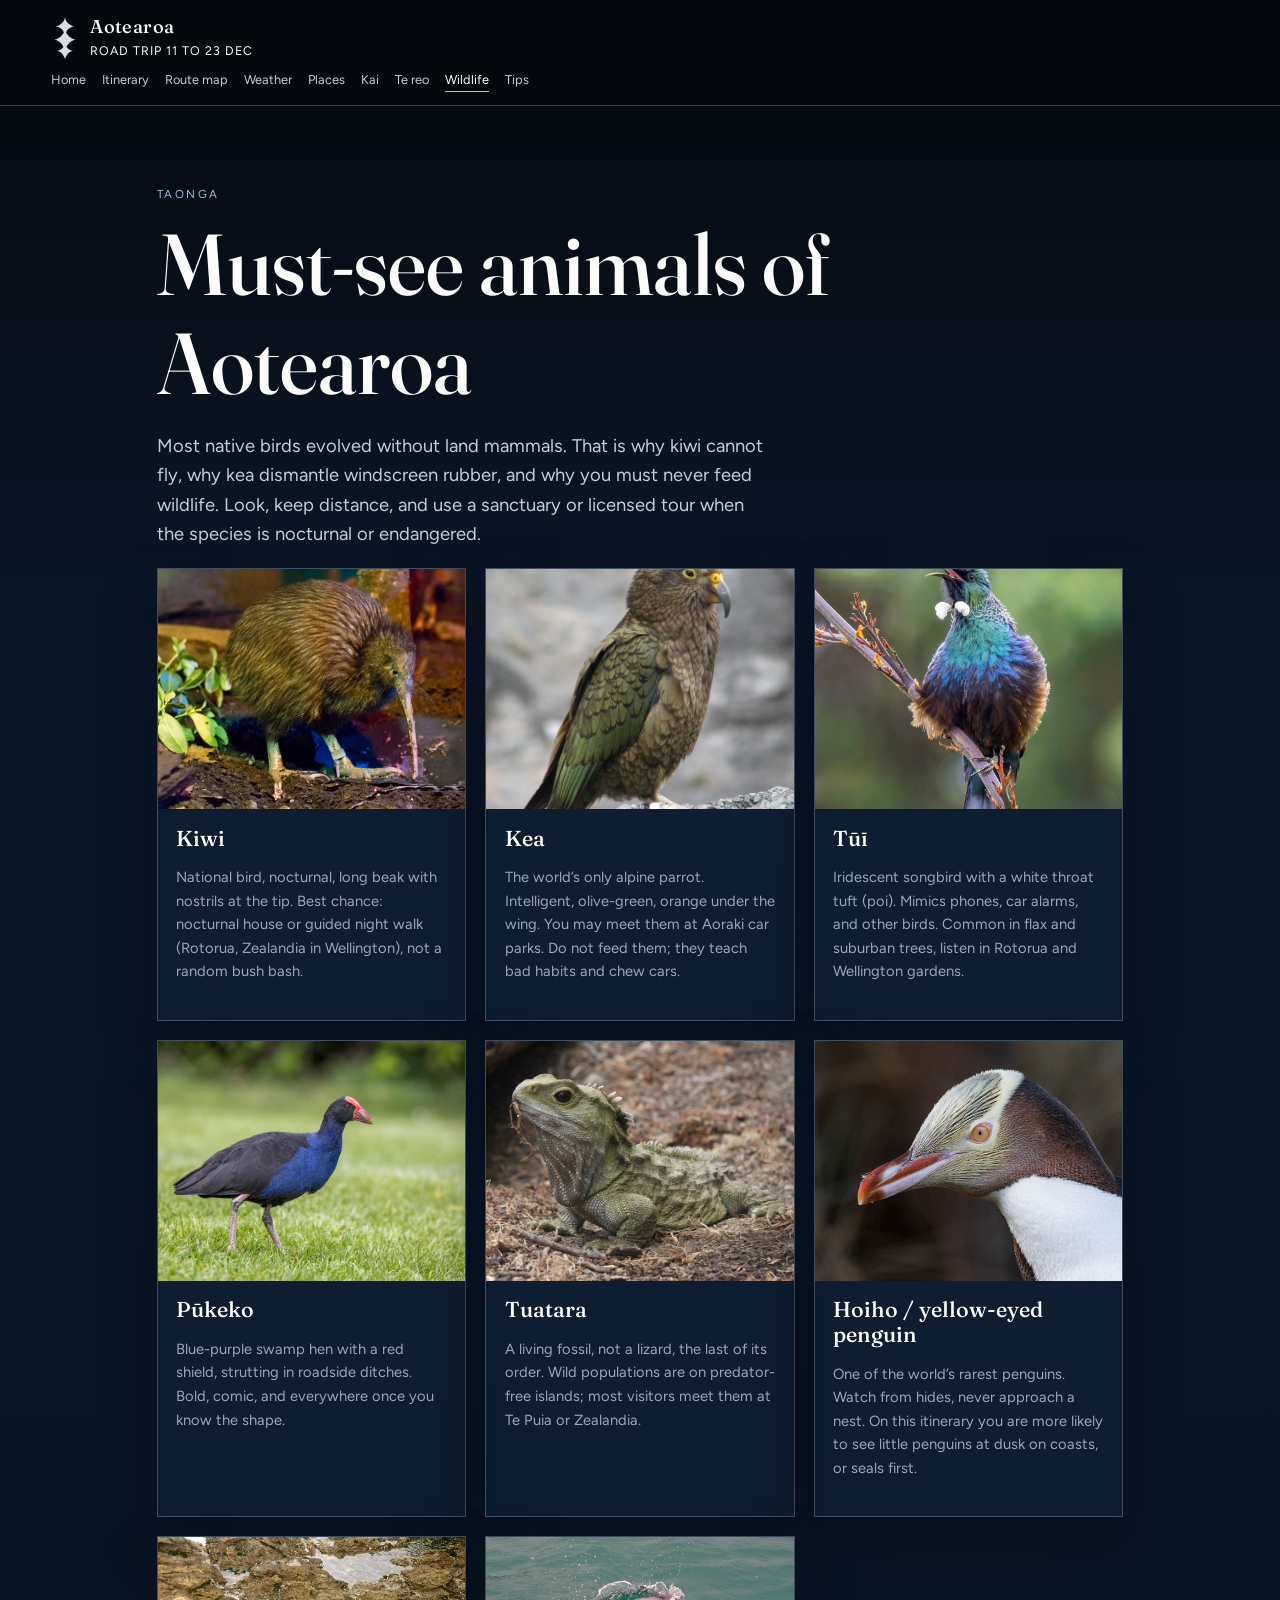
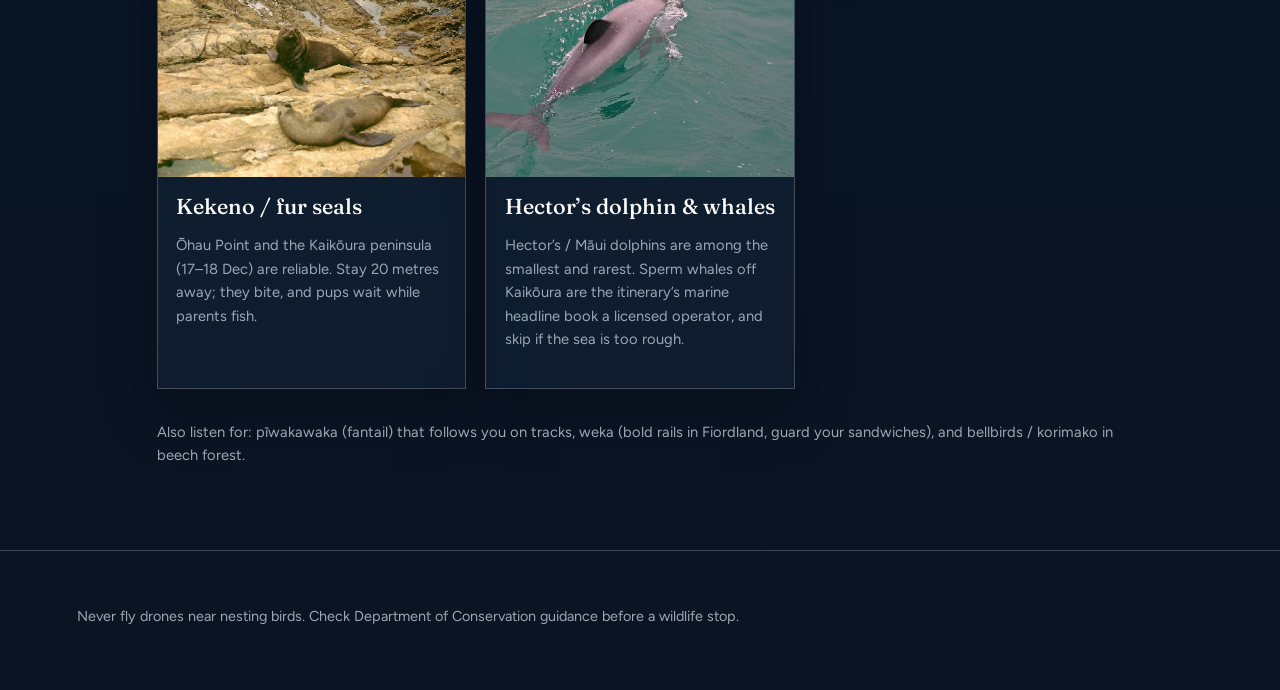
<file: wildlife.html>
<!DOCTYPE html>
<html lang="en">
<head>
  <meta charset="UTF-8">
  <meta name="viewport" content="width=device-width, initial-scale=1">
  <title>Wildlife · must-see animals</title>
  <link rel="preconnect" href="https://fonts.googleapis.com">
  <link rel="preconnect" href="https://fonts.gstatic.com" crossorigin>
  <link href="https://fonts.googleapis.com/css2?family=Figtree:wght@400;500;600&family=Fraunces:opsz,wght@9..144,500;9..144,600&display=swap" rel="stylesheet">
  <link rel="stylesheet" href="css/style.css">
</head>
<body>
  <header class="site-header" data-header></header>
  <main>
    <section class="narrow">
      <p class="kicker">Taonga</p>
      <h1>Must-see animals of Aotearoa</h1>
      <p class="lede">Most native birds evolved without land mammals. That is why kiwi cannot fly, why kea dismantle windscreen rubber, and why you must never feed wildlife. Look, keep distance, and use a sanctuary or licensed tour when the species is nocturnal or endangered.</p>
      <div class="grid">
        <article class="card animal">
          <img src="images/kiwi.jpg" alt="North Island brown kiwi">
          <div class="card-body">
            <h3>Kiwi</h3>
            <p class="muted">National bird, nocturnal, long beak with nostrils at the tip. Best chance: nocturnal house or guided night walk (Rotorua, Zealandia in Wellington), not a random bush bash.</p>
          </div>
        </article>
        <article class="card animal">
          <img src="images/kea.jpg" alt="Kea, the alpine parrot">
          <div class="card-body">
            <h3>Kea</h3>
            <p class="muted">The world’s only alpine parrot. Intelligent, olive-green, orange under the wing. You may meet them at Aoraki car parks. Do not feed them; they teach bad habits and chew cars.</p>
          </div>
        </article>
        <article class="card animal">
          <img src="images/tui.jpg" alt="Tūī with white throat tuft">
          <div class="card-body">
            <h3>Tūī</h3>
            <p class="muted">Iridescent songbird with a white throat tuft (poi). Mimics phones, car alarms, and other birds. Common in flax and suburban trees, listen in Rotorua and Wellington gardens.</p>
          </div>
        </article>
        <article class="card animal">
          <img src="images/pukeko.jpg" alt="Pūkeko, Australasian swamphen">
          <div class="card-body">
            <h3>Pūkeko</h3>
            <p class="muted">Blue-purple swamp hen with a red shield, strutting in roadside ditches. Bold, comic, and everywhere once you know the shape.</p>
          </div>
        </article>
        <article class="card animal">
          <img src="images/tuatara.jpg" alt="Tuatara">
          <div class="card-body">
            <h3>Tuatara</h3>
            <p class="muted">A living fossil, not a lizard, the last of its order. Wild populations are on predator-free islands; most visitors meet them at Te Puia or Zealandia.</p>
          </div>
        </article>
        <article class="card animal">
          <img src="images/penguin.jpg" alt="Yellow-eyed penguin / hoiho">
          <div class="card-body">
            <h3>Hoiho / yellow-eyed penguin</h3>
            <p class="muted">One of the world’s rarest penguins. Watch from hides, never approach a nest. On this itinerary you are more likely to see little penguins at dusk on coasts, or seals first.</p>
          </div>
        </article>
        <article class="card animal">
          <img src="images/seal.jpg" alt="New Zealand fur seal">
          <div class="card-body">
            <h3>Kekeno / fur seals</h3>
            <p class="muted">Ōhau Point and the Kaikōura peninsula (17–18 Dec) are reliable. Stay 20 metres away; they bite, and pups wait while parents fish.</p>
          </div>
        </article>
        <article class="card animal">
          <img src="images/dolphin.jpg" alt="Hector’s dolphin">
          <div class="card-body">
            <h3>Hector’s dolphin &amp; whales</h3>
            <p class="muted">Hector’s / Māui dolphins are among the smallest and rarest. Sperm whales off Kaikōura are the itinerary’s marine headline  book a licensed operator, and skip if the sea is too rough.</p>
          </div>
        </article>
      </div>
      <p class="muted" style="margin-top:2rem">Also listen for: pīwakawaka (fantail) that follows you on tracks, weka (bold rails in Fiordland, guard your sandwiches), and bellbirds / korimako in beech forest.</p>
    </section>
  </main>
  <footer><p>Never fly drones near nesting birds. Check Department of Conservation guidance before a wildlife stop.</p></footer>
  <script src="js/site.js"></script>
</body>
</html>
</file>
<file: css/style.css>
:root {
  --ink: #05080d;
  --navy: #0b1728;
  --deep: #12263d;
  --blue: #1c4d78;
  --lagoon: #2b7ca8;
  --glacier: #8ec9dc;
  --foam: #e7f1f5;
  --paper: #f3efe6;
  --silver: #c5ced6;
  --mist: #9aa8b5;
  --white: #fbfbfa;
  --black: #020304;
  --line: rgba(197, 206, 214, 0.28);
  --shadow: 0 24px 50px rgba(2, 6, 12, 0.35);
  --serif: "Fraunces", "Times New Roman", serif;
  --sans: "Figtree", "Segoe UI", sans-serif;
}

* { box-sizing: border-box; }
html { scroll-behavior: smooth; }
body {
  margin: 0;
  color: var(--foam);
  background:
    radial-gradient(1200px 500px at 10% -10%, rgba(46, 124, 168, 0.18), transparent 50%),
    linear-gradient(180deg, var(--ink), var(--navy) 28%, #0a1422);
  font-family: var(--sans);
  line-height: 1.6;
}

img { max-width: 100%; display: block; }
a { color: var(--glacier); text-decoration: none; }
a:hover { color: var(--white); }

.skip {
  position: absolute;
  left: -999px;
}
.skip:focus {
  left: 1rem;
  top: 1rem;
  background: #fff;
  color: #000;
  padding: 0.5rem 1rem;
  z-index: 20;
}

.fern-mark {
  position: fixed;
  right: -4rem;
  bottom: -3rem;
  width: 22rem;
  height: 22rem;
  opacity: 0.07;
  pointer-events: none;
  z-index: 0;
}

.site-header {
  position: sticky;
  top: 0;
  z-index: 10;
  display: flex;
  flex-direction: column;
  align-items: stretch;
  gap: 0.55rem;
  padding: 0.75rem 4vw 0.85rem;
  background: rgba(5, 8, 13, 0.9);
  border-bottom: 1px solid var(--line);
  backdrop-filter: blur(16px);
}
.header-top {
  display: flex;
  align-items: center;
  justify-content: space-between;
  gap: 1rem;
  
}

.brand {
  display: flex;
  align-items: center;
  gap: 0.7rem;
  color: var(--white);
  letter-spacing: 0.08em;
  text-transform: uppercase;
  font-size: 0.78rem;
}
.brand svg { width: 28px; height: 42px; }
.brand strong {
  display: block;
  font-family: var(--serif);
  font-size: 1.15rem;
  letter-spacing: 0.02em;
  text-transform: none;
  font-weight: 500;
}

nav {
  display: flex;
  flex-wrap: wrap;
  gap: 0.35rem 1rem;
}
nav a {
  color: var(--silver);
  font-size: 0.8rem;
  white-space: nowrap;
}
nav a[aria-current="page"] {
  color: var(--white);
  border-bottom: 1px solid var(--glacier);
}

.menu-btn {
  display: none;
  background: transparent;
  color: var(--white);
  border: 1px solid var(--line);
  padding: 0.4rem 0.7rem;
}

.hero {
  position: relative;
  min-height: 88vh;
  display: grid;
  align-items: end;
  padding: 7rem 6vw 4rem;
  overflow: hidden;
}
.hero-bg {
  position: absolute;
  inset: 0;
  background:
    linear-gradient(180deg, rgba(5, 8, 13, 0.15), rgba(5, 8, 13, 0.82)),
    url("../images/milford.jpg") center/cover no-repeat;
  filter: saturate(1.08) contrast(1.05);
}
.hero-copy { position: relative; max-width: 42rem; }
.kicker {
  color: var(--glacier);
  letter-spacing: 0.22em;
  text-transform: uppercase;
  font-size: 0.72rem;
}
h1, h2, h3 { font-family: var(--serif); font-weight: 500; line-height: 1.15; }
h1 {
  font-size: clamp(2.6rem, 7vw, 5.4rem);
  margin: 0.4rem 0 0.8rem;
  color: var(--white);
}
.lede { font-size: 1.15rem; color: var(--silver); max-width: 38rem; }

.btn-row { display: flex; gap: 0.8rem; flex-wrap: wrap; margin-top: 1.6rem; }
.btn {
  display: inline-flex;
  align-items: center;
  padding: 0.7rem 1.15rem;
  border: 1px solid var(--silver);
  color: var(--white);
  border-radius: 999px;
}
.btn.solid {
  background: var(--white);
  color: var(--ink);
  border-color: var(--white);
}

main { position: relative; z-index: 1; }
section { padding: 4.2rem 6vw; }
.narrow { max-width: 70rem; margin: 0 auto; }
.section-head { max-width: 40rem; margin-bottom: 2rem; }
.section-head p { color: var(--mist); }

.palette {
  display: grid;
  grid-template-columns: repeat(5, 1fr);
  gap: 0.6rem;
  margin-top: 1.4rem;
}
.swatch {
  min-height: 88px;
  display: flex;
  align-items: end;
  padding: 0.6rem;
  font-size: 0.75rem;
  color: #fff;
}
.swatch.white, .swatch.silver { color: var(--ink); }
.swatch.black { background: #000; }
.swatch.navy { background: #0b1728; }
.swatch.blue { background: #1c4d78; }
.swatch.silver { background: #c5ced6; }
.swatch.white { background: #fbfbfa; }

.grid {
  display: grid;
  gap: 1.2rem;
  grid-template-columns: repeat(auto-fit, minmax(250px, 1fr));
}
.card {
  background: rgba(18, 38, 61, 0.45);
  border: 1px solid var(--line);
  overflow: hidden;
  box-shadow: var(--shadow);
}
.card img { width: 100%; height: 210px; object-fit: cover; }
.card-body { padding: 1.1rem 1.15rem 1.3rem; }
.card h3 { margin: 0 0 0.4rem; font-size: 1.35rem; color: var(--white); }
.muted { color: var(--mist); font-size: 0.92rem; }
.meta {
  color: var(--glacier);
  font-size: 0.78rem;
  letter-spacing: 0.12em;
  text-transform: uppercase;
}

.stay-grid {
  display: grid;
  grid-template-columns: repeat(3, 1fr);
  gap: 1rem;
  margin: 1.8rem 0 2.4rem;
}
.stay {
  border: 1px solid var(--line);
  padding: 1.1rem 1.15rem 1.2rem;
  background: rgba(18, 38, 61, 0.4);
}
.stay h2 { margin: 0.2rem 0 0.5rem; font-size: 1.35rem; color: var(--white); }
.stay p { margin: 0; color: var(--mist); font-size: 0.92rem; }

.book-now {
  margin: 0 0 2.5rem;
  padding-left: 1.2rem;
}
.book-now li { margin: 0.35rem 0; }

.day {
  display: grid;
  grid-template-columns: 8.5rem 1fr;
  gap: 1.2rem;
  padding: 1.6rem 0 1.8rem;
  border-top: 1px solid var(--line);
}
.day time {
  color: var(--glacier);
  font-size: 0.85rem;
  letter-spacing: 0.08em;
  text-transform: uppercase;
}
.day h2 { margin-top: 0; color: var(--white); }
.why {
  margin: 0.35rem 0 0.4rem;
  padding-left: 0.9rem;
  border-left: 2px solid var(--glacier);
  color: var(--silver);
}

.plan {
  list-style: none;
  margin: 0.6rem 0 0;
  padding: 0;
}
.plan li {
  display: grid;
  grid-template-columns: minmax(0, 1fr) auto;
  gap: 0.25rem 1rem;
  padding: 0.85rem 0;
  border-top: 1px solid var(--line);
}
.plan li span:first-child { color: var(--white); font-weight: 500; }
.plan .when {
  color: var(--glacier);
  font-size: 0.82rem;
  white-space: nowrap;
}
.plan .note {
  grid-column: 1 / -1;
  color: var(--mist);
  font-size: 0.9rem;
}
.plan .note strong { color: #e6c98a; font-weight: 600; }

.ticket-ol { padding-left: 1.2rem; }
.ticket-ol li { margin: 0.35rem 0; }

.place {
  display: grid;
  grid-template-columns: 1.1fr 1fr;
  gap: 1.6rem;
  align-items: center;
  margin: 2.2rem 0 3rem;
}
.place:nth-child(even) { grid-template-columns: 1fr 1.1fr; }
.place:nth-child(even) .place-copy { order: -1; }
.place img {
  width: 100%;
  height: 360px;
  object-fit: cover;
  border: 1px solid var(--line);
}
.place h2 { margin-top: 0; color: var(--white); font-size: 2rem; }

.word {
  display: grid;
  grid-template-columns: 12rem 1fr;
  gap: 1rem;
  padding: 1rem 0;
  border-bottom: 1px solid var(--line);
}
.word dt {
  font-family: var(--serif);
  font-size: 1.4rem;
  color: var(--white);
}
.pronounce { color: var(--glacier); font-size: 0.85rem; }

.tips { display: grid; gap: 1rem; }
.tip {
  background: linear-gradient(90deg, rgba(142, 201, 220, 0.08), transparent);
  border: 1px solid var(--line);
  padding: 1.1rem 1.2rem;
}

.chip {
  border: 1px solid var(--line);
  padding: 0.35rem 0.7rem;
  font-size: 0.82rem;
  color: var(--silver);
}

.animal img { height: 240px; }

.quote {
  font-family: var(--serif);
  font-size: clamp(1.5rem, 3vw, 2.3rem);
  color: var(--white);
  max-width: 36rem;
}

footer {
  padding: 2.5rem 6vw 3rem;
  border-top: 1px solid var(--line);
  color: var(--mist);
  font-size: 0.9rem;
}

.light {
  background: var(--paper);
  color: var(--navy);
}
.light h2, .light h3 { color: var(--ink); }
.light .muted, .light p { color: #334155; }
.light .card { background: #fff; color: var(--navy); box-shadow: none; }
.light .card h3 { color: var(--ink); }

@media (max-width: 700px) {
  .menu-btn { display: block; }
  nav {
    display: none;
    flex-direction: column;
    background: #0b1728;
    padding: 0.8rem 0 0.2rem;
  }
  nav.open { display: flex; }
  .place,
  .place:nth-child(even),
  .day,
  .word,
  .stay-grid,
  .plan li {
    grid-template-columns: 1fr;
  }
  .place:nth-child(even) .place-copy { order: 0; }
  .place img { height: 240px; }
  .palette { grid-template-columns: repeat(3, 1fr); }
}
</file>
<file: css/itinerary.css>
/* Itinerary page additions. Builds on style.css tokens. */
:root { --north: #8fd8c0; --gold: #e6c98a; }
html { scroll-padding-top: 6rem; }
.route { list-style: none; margin: 0 0 1rem; padding: 0; display: flex; flex-wrap: wrap; gap: 0.4rem; }
.route li { font-size: 0.82rem; padding: 0.25rem 0.65rem; border: 1px solid var(--line); border-left: 3px solid var(--north); color: var(--silver); }
.route li.S { border-left-color: var(--glacier); }
.daynav { position: static; display: flex; flex-wrap: wrap; gap: 0.4rem; margin: 0 0 1.2rem; }
.daynav .chip { border-left: 3px solid var(--north); }
.daynav .chip.S { border-left-color: var(--glacier); }
.daynav .chip:hover { color: var(--white); border-color: var(--glacier); }
.checks { list-style: none; margin: 0.8rem 0 2.5rem; padding: 0; display: grid; gap: 0.5rem; grid-template-columns: repeat(auto-fit, minmax(260px, 1fr)); }
.checks label { display: flex; gap: 0.7rem; align-items: center; padding: 0.7rem 0.9rem; border: 1px solid var(--line); background: rgba(18, 38, 61, 0.4); cursor: pointer; }
.checks input { width: 1.15rem; height: 1.15rem; accent-color: var(--glacier); flex: none; }
.checks input:checked + span { color: var(--mist); text-decoration: line-through; }
.checks label:focus-within { outline: 2px solid var(--gold); outline-offset: 2px; }
.day time { display: block; line-height: 1.4; }
.day.N time { color: var(--north); }
.day .sleep { display: block; margin-top: 0.45rem; text-transform: none; letter-spacing: 0; font-size: 0.82rem; color: var(--silver); }
.day-img { width: 100%; height: 150px; object-fit: cover; border: 1px solid var(--line); margin-bottom: 1rem; }
.plan li.d span:first-child { color: var(--mist); font-weight: 400; }
.plan li.b span:first-child { font-weight: 600; }
.plan li.f .note { color: var(--north); }
.plan li span:first-child a { color: var(--white); text-decoration: underline; text-decoration-color: var(--lagoon); text-underline-offset: 3px; }
.plan li span:first-child a:hover { color: var(--glacier); }
.plan .when { text-align: right; }
.day-note { margin: 0.8rem 0 0; padding: 0.7rem 0.9rem; font-size: 0.9rem; color: var(--silver); background: rgba(142, 201, 220, 0.08); border-left: 2px solid var(--gold); }
.tips { margin-top: 1rem; }
@media (max-width: 700px) { .plan .when { text-align: left; } .day-img { height: 120px; } }

.plan li.x span:first-child { font-weight: 400; color: var(--silver); }
.plan li.x .when { color: var(--mist); font-style: italic; }
.plan .tip { color: var(--mist); font-size: 0.86rem; }
.tip-grid { margin: 0; }
</file>
<file: css/map.css>
/* Route map page. Builds on style.css tokens. */
.nzmap { margin: 1.6rem 0; }
.svgbox { border: 1px solid var(--line); background: #0b1728; line-height: 0; }
.svgbox svg { width: 100%; height: auto; display: block; }
.nzmap.wide .svgbox { max-width: 600px; margin: 0 auto; }
.nzmap figcaption { margin-top: 0.5rem; font-size: 0.85rem; color: var(--mist); text-align: center; }
.maps2 { display: grid; gap: 1.2rem; grid-template-columns: 1fr 1.25fr; align-items: start; }
.svgbox a:focus-visible { outline: 2px solid #e6c98a; }
.pin { display: inline-flex; align-items: center; justify-content: center; width: 28px; height: 28px; border-radius: 50%; font: 600 0.8rem var(--sans); border: 2px solid #8fd8c0; color: #fff; background: #0b1728; box-sizing: border-box; flex: none; }
.pin.S { border-color: #8ec9dc; }
.pin.N.sleep { background: #8fd8c0; color: #05080d; } .pin.S.sleep { background: #8ec9dc; color: #05080d; }
.pin.X { border-color: #e6c98a; background: #e6c98a; color: #05080d; border-radius: 4px; transform: rotate(45deg); } 
.stops { list-style: none; margin: 1rem 0 0; padding: 0; display: grid; gap: 0.8rem; grid-template-columns: repeat(auto-fit, minmax(270px, 1fr)); }
.stop { display: flex; gap: 0.8rem; align-items: flex-start; border: 1px solid var(--line); background: rgba(18, 38, 61, 0.4); padding: 0.8rem 0.9rem; }
.stop strong { color: var(--white); }
.stop small { display: block; color: var(--glacier); font-size: 0.78rem; }
.stop p { margin: 0.4rem 0 0; color: var(--mist); font-size: 0.9rem; }
@media (max-width: 800px) { .maps2 { grid-template-columns: 1fr; } }
</file>
<file: css/weather.css>
/* Weather and packing page. Builds on style.css tokens. */
.tablewrap { overflow-x: auto; margin: 1rem 0 2rem; border: 1px solid var(--line); }
.tablewrap.small { max-width: 34rem; }
table { border-collapse: collapse; width: 100%; font-size: 0.92rem; }
th, td { text-align: left; padding: 0.65rem 0.8rem; border-top: 1px solid var(--line); vertical-align: top; }
thead th { border-top: 0; color: var(--glacier); font-size: 0.78rem; letter-spacing: 0.08em; text-transform: uppercase; background: rgba(18, 38, 61, 0.6); }
tbody th { color: var(--white); font-weight: 500; }
td { color: var(--silver); }
td:nth-child(3) { white-space: nowrap; color: var(--white); }
.grid3 { display: grid; gap: 1rem; grid-template-columns: repeat(auto-fit, minmax(250px, 1fr)); margin: 1rem 0 2rem; }
.tip h3 { margin: 0 0 0.3rem; font-size: 1.15rem; color: var(--white); }
.tip p { margin: 0; color: var(--silver); font-size: 0.93rem; }
h3.sub { margin: 1.6rem 0 0.2rem; color: var(--white); }
.checks { list-style: none; margin: 0.8rem 0 2rem; padding: 0; display: grid; gap: 0.5rem; grid-template-columns: repeat(auto-fit, minmax(280px, 1fr)); }
.checks label { display: flex; gap: 0.7rem; align-items: center; padding: 0.7rem 0.9rem; border: 1px solid var(--line); background: rgba(18, 38, 61, 0.4); cursor: pointer; }
.checks input { width: 1.15rem; height: 1.15rem; accent-color: var(--glacier); flex: none; }
.checks input:checked + span { color: var(--mist); text-decoration: line-through; }
.checks label:focus-within { outline: 2px solid #e6c98a; outline-offset: 2px; }
.eat { list-style: none; margin: 1rem 0; padding: 0; display: grid; gap: 0.6rem; }
.eat li { padding: 0.7rem 0.9rem; border-left: 2px solid var(--glacier); background: rgba(18, 38, 61, 0.35); color: var(--silver); }
.eat strong { color: var(--white); margin-right: 0.4rem; }
</file>
